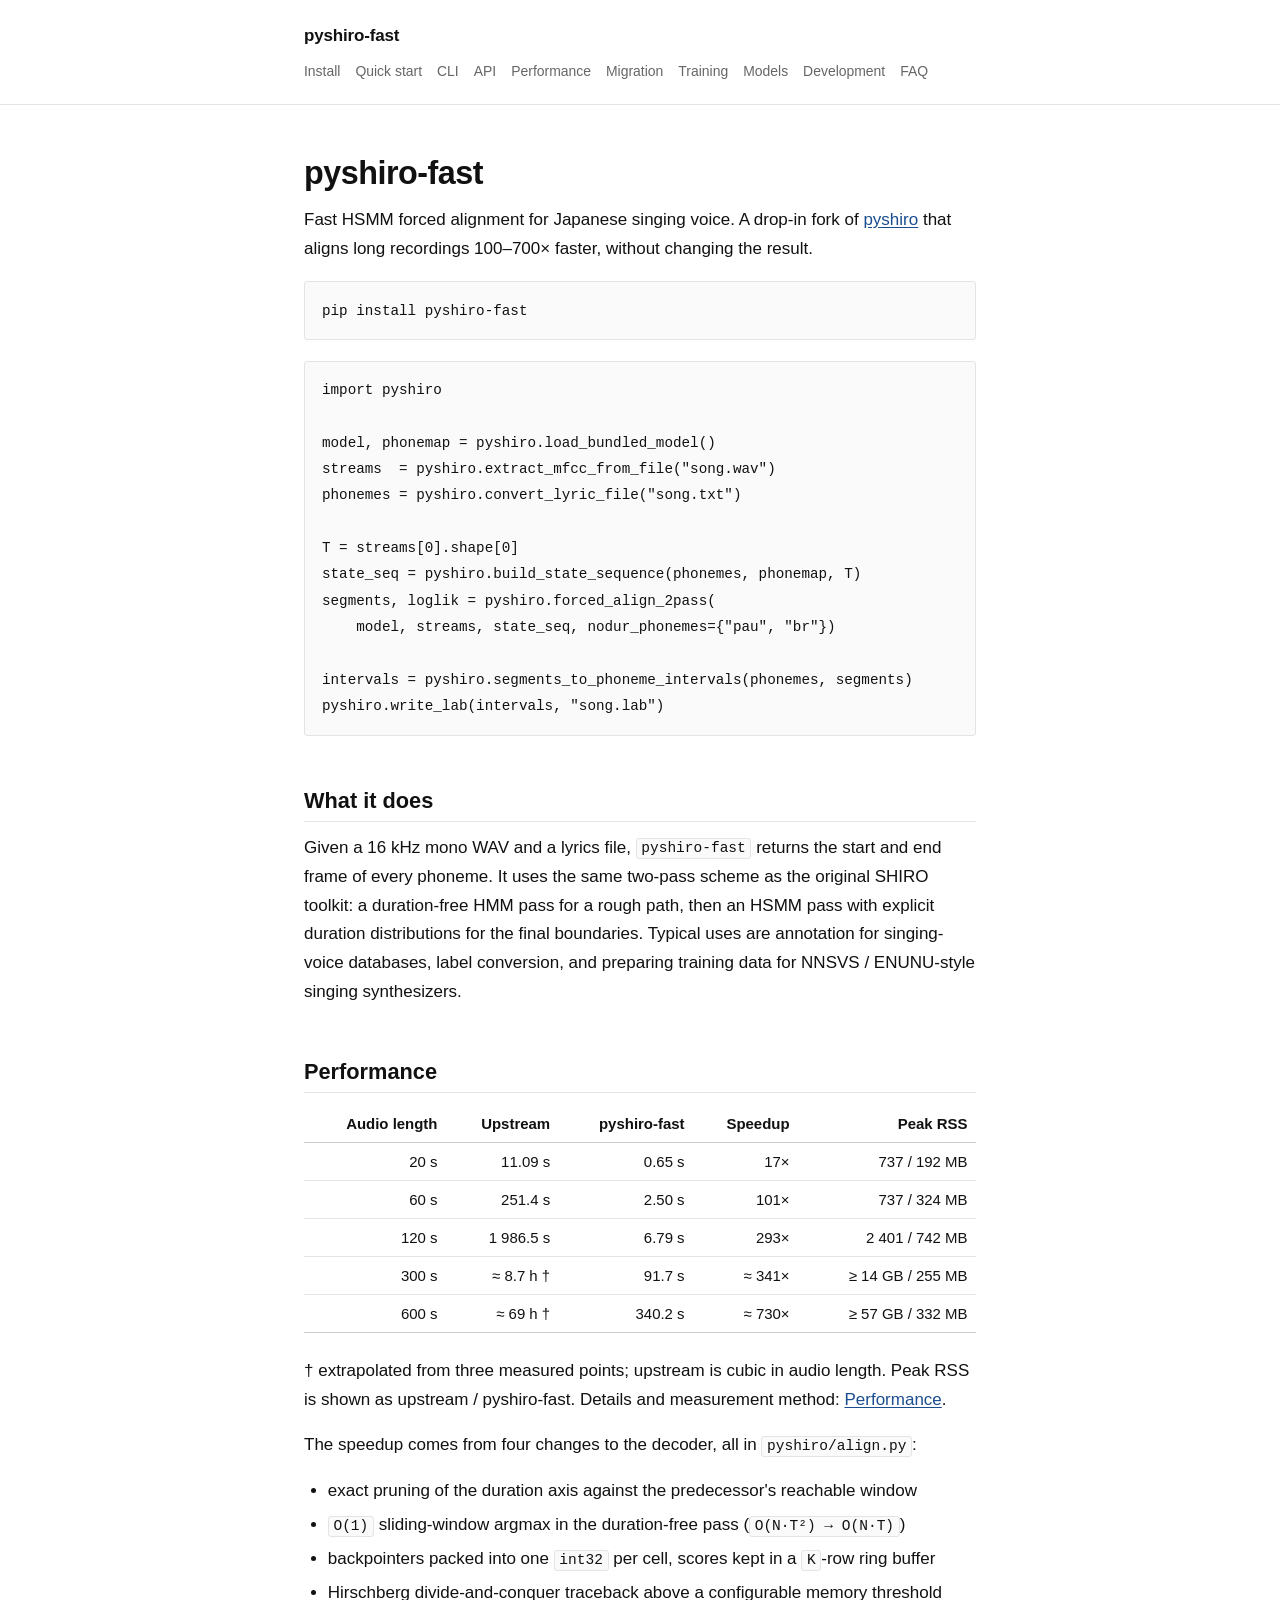
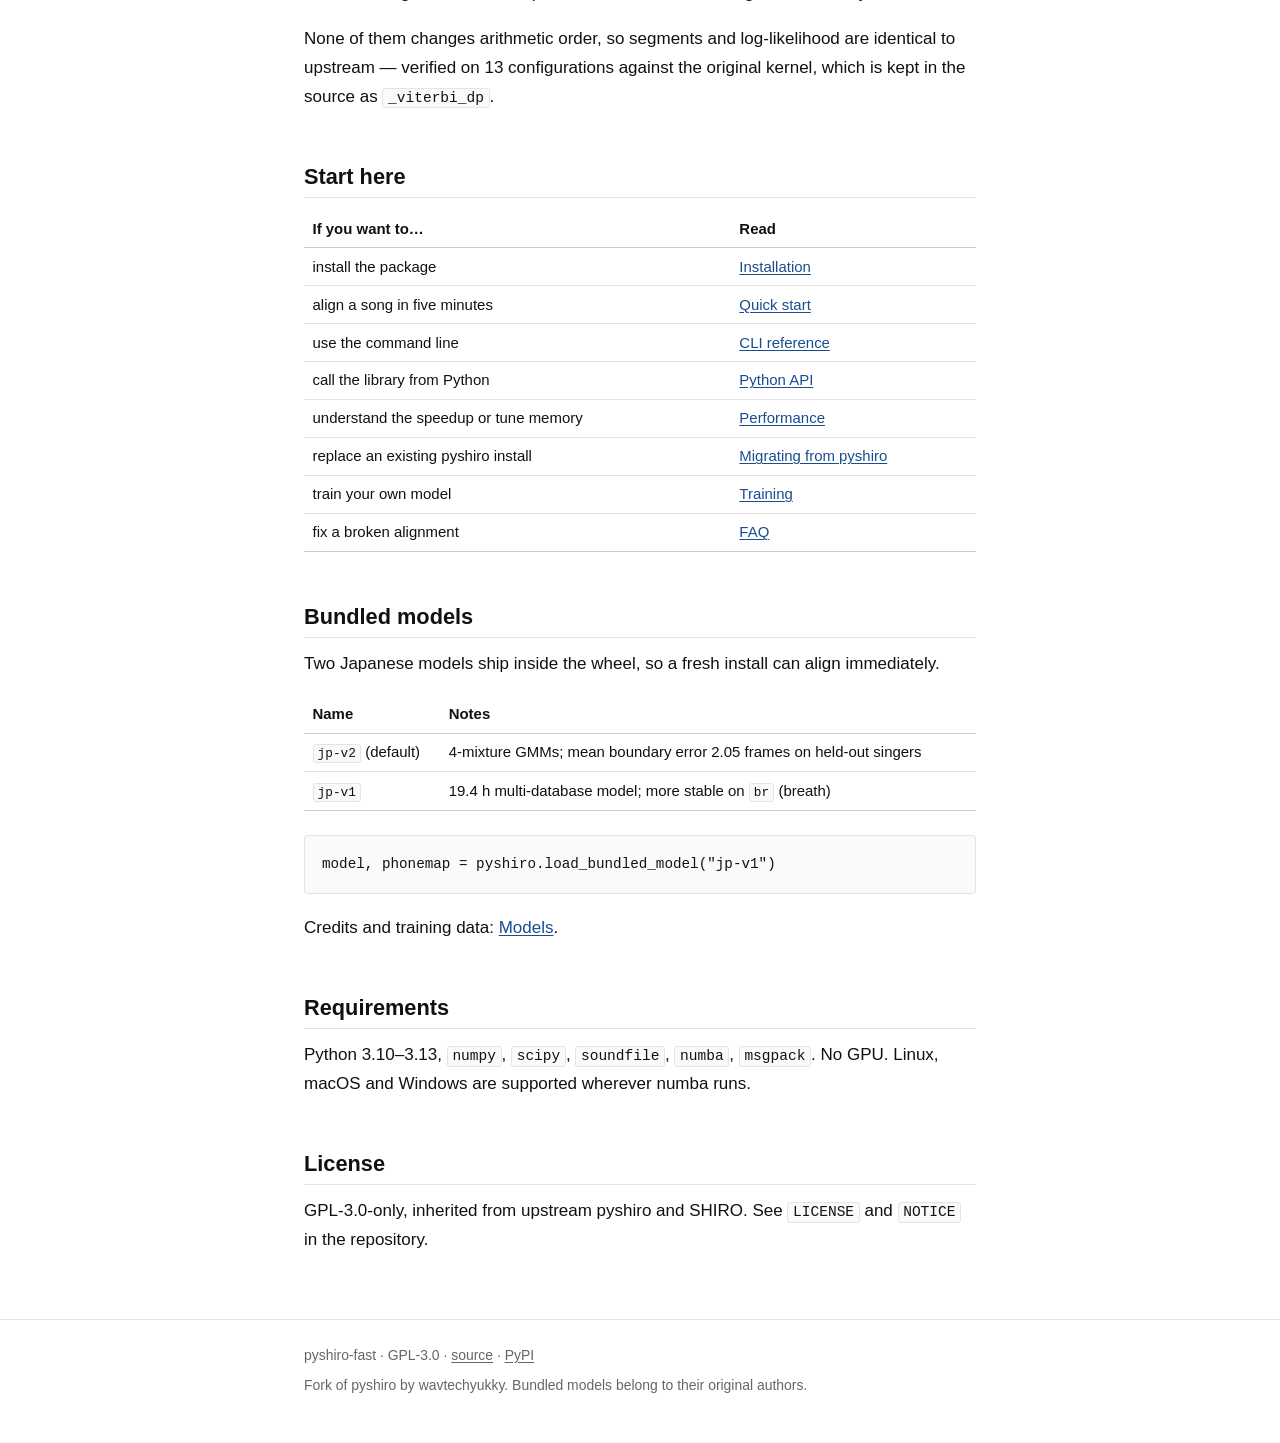
<file: docs/index.html>
<!DOCTYPE html>
<html lang="en">
<head>
<meta charset="utf-8">
<meta name="viewport" content="width=device-width, initial-scale=1">
<title>pyshiro-fast</title>
<meta name="description" content="Fast HSMM forced alignment for Japanese singing voice. A drop-in pyshiro fork, 100-700x faster on long audio, identical output.">
<link rel="stylesheet" href="style.css">
</head>
<body>
<header class="site-header">
  <div class="wrap">
    <a class="site-name" href="index.html">pyshiro-fast</a>
    <nav>
      <a href="installation.html">Install</a>
      <a href="quickstart.html">Quick start</a>
      <a href="cli.html">CLI</a>
      <a href="api.html">API</a>
      <a href="performance.html">Performance</a>
      <a href="migration.html">Migration</a>
      <a href="training.html">Training</a>
      <a href="models.html">Models</a>
      <a href="development.html">Development</a>
      <a href="faq.html">FAQ</a>
    </nav>
  </div>
</header>
<main class="wrap">
<h1>pyshiro-fast</h1>
<p>Fast HSMM forced alignment for Japanese singing voice. A drop-in fork of
<a href="https://github.com/wavtechyukky/pyshiro">pyshiro</a> that aligns long recordings
100–700× faster, without changing the result.</p>
<pre><code class="language-bash">pip install pyshiro-fast
</code></pre>
<pre><code class="language-python">import pyshiro

model, phonemap = pyshiro.load_bundled_model()
streams  = pyshiro.extract_mfcc_from_file(&quot;song.wav&quot;)
phonemes = pyshiro.convert_lyric_file(&quot;song.txt&quot;)

T = streams[0].shape[0]
state_seq = pyshiro.build_state_sequence(phonemes, phonemap, T)
segments, loglik = pyshiro.forced_align_2pass(
    model, streams, state_seq, nodur_phonemes={&quot;pau&quot;, &quot;br&quot;})

intervals = pyshiro.segments_to_phoneme_intervals(phonemes, segments)
pyshiro.write_lab(intervals, &quot;song.lab&quot;)
</code></pre>
<h2>What it does</h2>
<p>Given a 16 kHz mono WAV and a lyrics file, <code>pyshiro-fast</code> returns the start and end
frame of every phoneme. It uses the same two-pass scheme as the original SHIRO
toolkit: a duration-free HMM pass for a rough path, then an HSMM pass with explicit
duration distributions for the final boundaries. Typical uses are annotation for
singing-voice databases, label conversion, and preparing training data for
NNSVS / ENUNU-style singing synthesizers.</p>
<h2>Performance</h2>
<div class="table-wrap"><table>
<thead>
<tr>
<th style="text-align: right;">Audio length</th>
<th style="text-align: right;">Upstream</th>
<th style="text-align: right;">pyshiro-fast</th>
<th style="text-align: right;">Speedup</th>
<th style="text-align: right;">Peak RSS</th>
</tr>
</thead>
<tbody>
<tr>
<td style="text-align: right;">20 s</td>
<td style="text-align: right;">11.09 s</td>
<td style="text-align: right;">0.65 s</td>
<td style="text-align: right;">17×</td>
<td style="text-align: right;">737 / 192 MB</td>
</tr>
<tr>
<td style="text-align: right;">60 s</td>
<td style="text-align: right;">251.4 s</td>
<td style="text-align: right;">2.50 s</td>
<td style="text-align: right;">101×</td>
<td style="text-align: right;">737 / 324 MB</td>
</tr>
<tr>
<td style="text-align: right;">120 s</td>
<td style="text-align: right;">1 986.5 s</td>
<td style="text-align: right;">6.79 s</td>
<td style="text-align: right;">293×</td>
<td style="text-align: right;">2 401 / 742 MB</td>
</tr>
<tr>
<td style="text-align: right;">300 s</td>
<td style="text-align: right;">≈ 8.7 h †</td>
<td style="text-align: right;">91.7 s</td>
<td style="text-align: right;">≈ 341×</td>
<td style="text-align: right;">≥ 14 GB / 255 MB</td>
</tr>
<tr>
<td style="text-align: right;">600 s</td>
<td style="text-align: right;">≈ 69 h †</td>
<td style="text-align: right;">340.2 s</td>
<td style="text-align: right;">≈ 730×</td>
<td style="text-align: right;">≥ 57 GB / 332 MB</td>
</tr>
</tbody>
</table></div>
<p>† extrapolated from three measured points; upstream is cubic in audio length.
Peak RSS is shown as upstream / pyshiro-fast. Details and measurement method:
<a href="performance.html">Performance</a>.</p>
<p>The speedup comes from four changes to the decoder, all in <code>pyshiro/align.py</code>:</p>
<ul>
<li>exact pruning of the duration axis against the predecessor's reachable window</li>
<li><code>O(1)</code> sliding-window argmax in the duration-free pass (<code>O(N·T²) → O(N·T)</code>)</li>
<li>backpointers packed into one <code>int32</code> per cell, scores kept in a <code>K</code>-row ring buffer</li>
<li>Hirschberg divide-and-conquer traceback above a configurable memory threshold</li>
</ul>
<p>None of them changes arithmetic order, so segments and log-likelihood are identical to
upstream — verified on 13 configurations against the original kernel, which is kept in
the source as <code>_viterbi_dp</code>.</p>
<h2>Start here</h2>
<div class="table-wrap"><table>
<thead>
<tr>
<th>If you want to…</th>
<th>Read</th>
</tr>
</thead>
<tbody>
<tr>
<td>install the package</td>
<td><a href="installation.html">Installation</a></td>
</tr>
<tr>
<td>align a song in five minutes</td>
<td><a href="quickstart.html">Quick start</a></td>
</tr>
<tr>
<td>use the command line</td>
<td><a href="cli.html">CLI reference</a></td>
</tr>
<tr>
<td>call the library from Python</td>
<td><a href="api.html">Python API</a></td>
</tr>
<tr>
<td>understand the speedup or tune memory</td>
<td><a href="performance.html">Performance</a></td>
</tr>
<tr>
<td>replace an existing pyshiro install</td>
<td><a href="migration.html">Migrating from pyshiro</a></td>
</tr>
<tr>
<td>train your own model</td>
<td><a href="training.html">Training</a></td>
</tr>
<tr>
<td>fix a broken alignment</td>
<td><a href="faq.html">FAQ</a></td>
</tr>
</tbody>
</table></div>
<h2>Bundled models</h2>
<p>Two Japanese models ship inside the wheel, so a fresh install can align immediately.</p>
<div class="table-wrap"><table>
<thead>
<tr>
<th>Name</th>
<th>Notes</th>
</tr>
</thead>
<tbody>
<tr>
<td><code>jp-v2</code> (default)</td>
<td>4-mixture GMMs; mean boundary error 2.05 frames on held-out singers</td>
</tr>
<tr>
<td><code>jp-v1</code></td>
<td>19.4 h multi-database model; more stable on <code>br</code> (breath)</td>
</tr>
</tbody>
</table></div>
<pre><code class="language-python">model, phonemap = pyshiro.load_bundled_model(&quot;jp-v1&quot;)
</code></pre>
<p>Credits and training data: <a href="models.html">Models</a>.</p>
<h2>Requirements</h2>
<p>Python 3.10–3.13, <code>numpy</code>, <code>scipy</code>, <code>soundfile</code>, <code>numba</code>, <code>msgpack</code>. No GPU.
Linux, macOS and Windows are supported wherever numba runs.</p>
<h2>License</h2>
<p>GPL-3.0-only, inherited from upstream pyshiro and SHIRO. See <code>LICENSE</code> and <code>NOTICE</code>
in the repository.</p>
</main>
<footer class="site-footer">
  <div class="wrap">
    <p>pyshiro-fast · GPL-3.0 · <a href="https://github.com/henley04/pyshiro-fast">source</a> ·
       <a href="https://pypi.org/project/pyshiro-fast/">PyPI</a></p>
    <p class="muted">Fork of pyshiro by wavtechyukky. Bundled models belong to their
       original authors.</p>
  </div>
</footer>
</body>
</html>
</file>
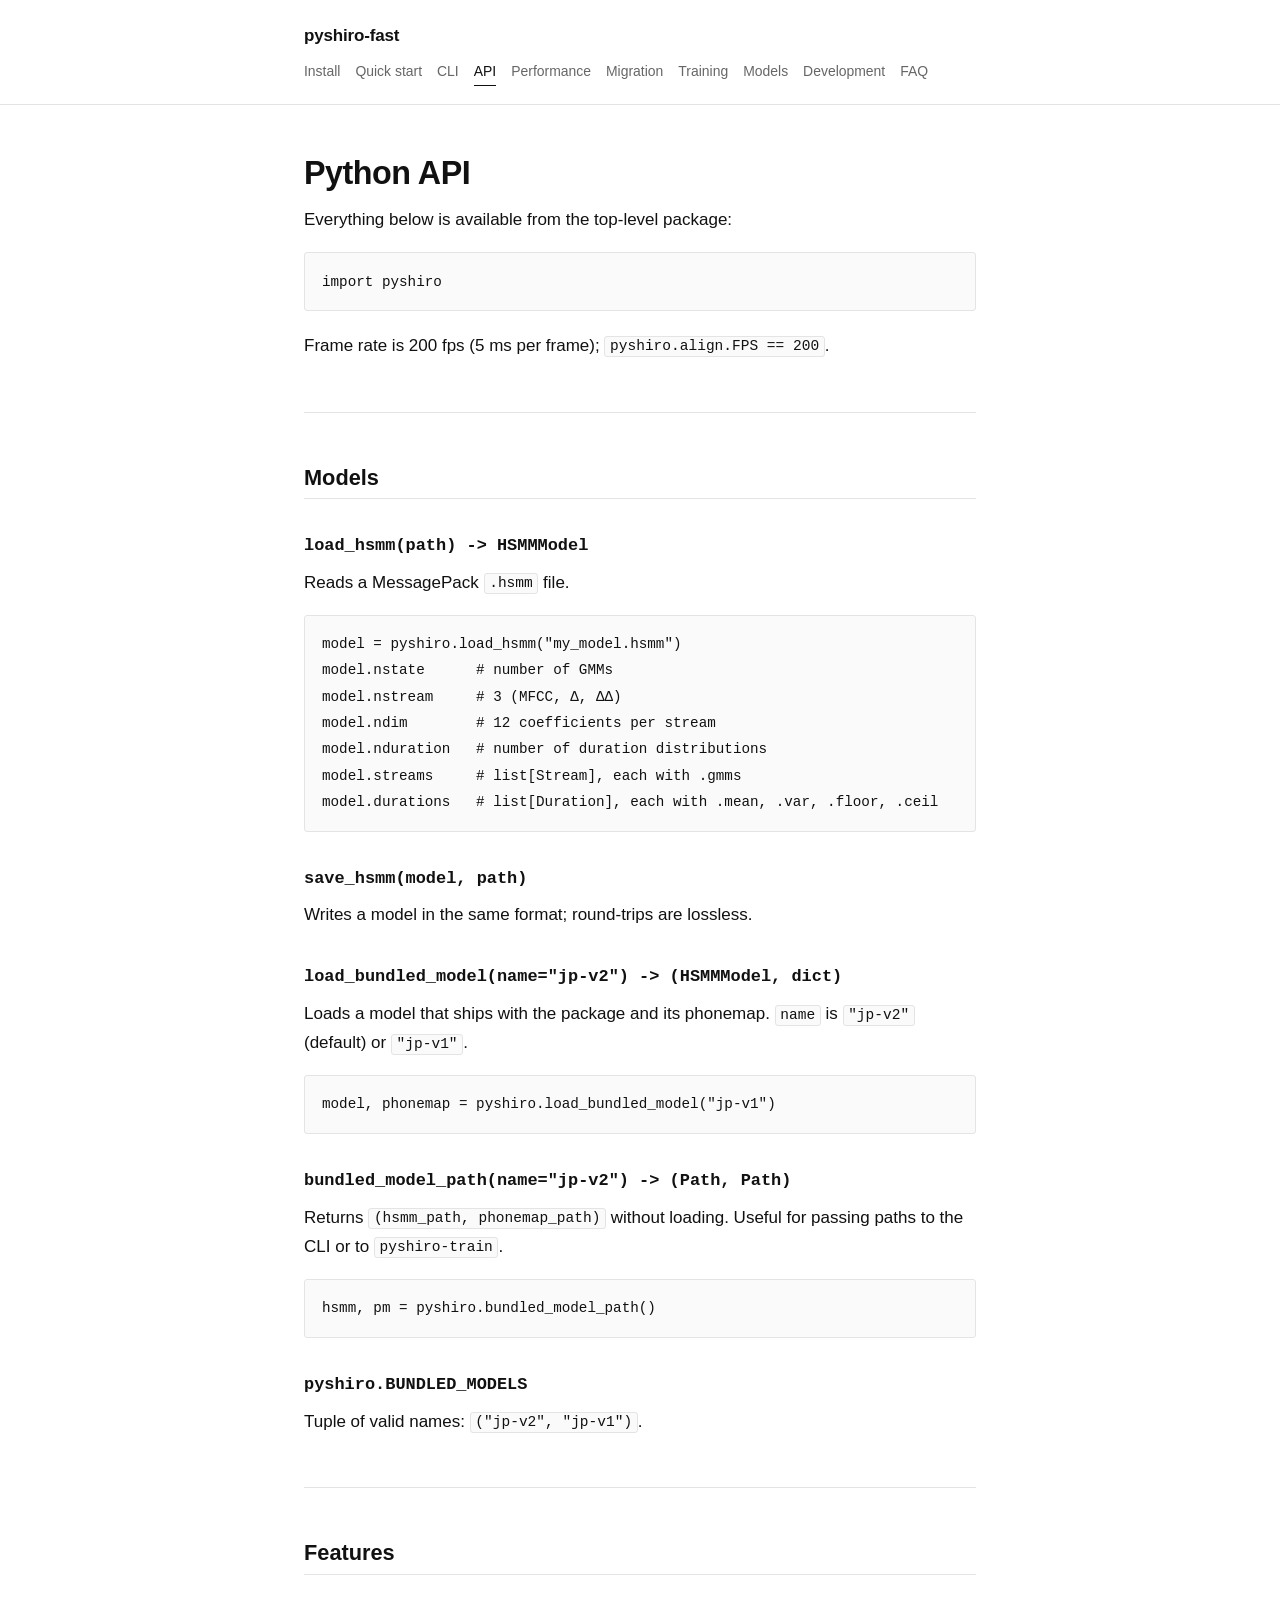
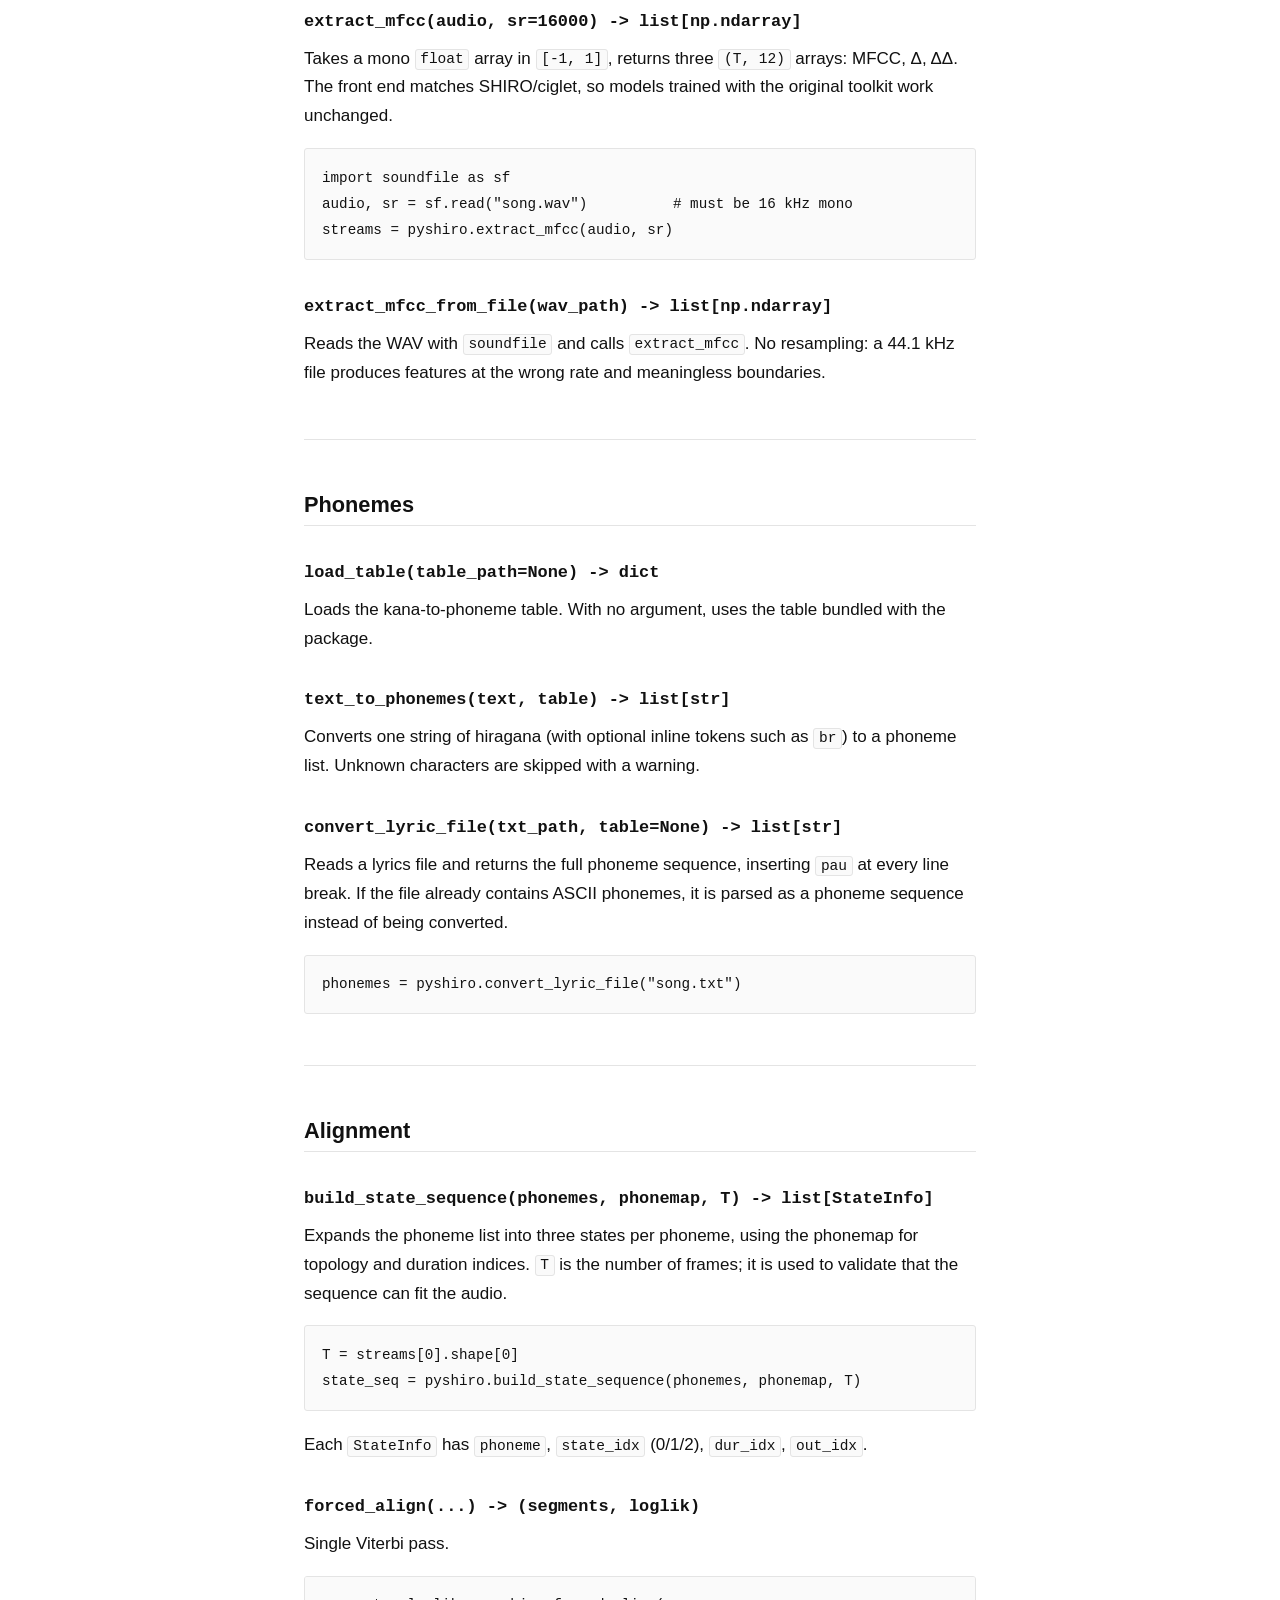
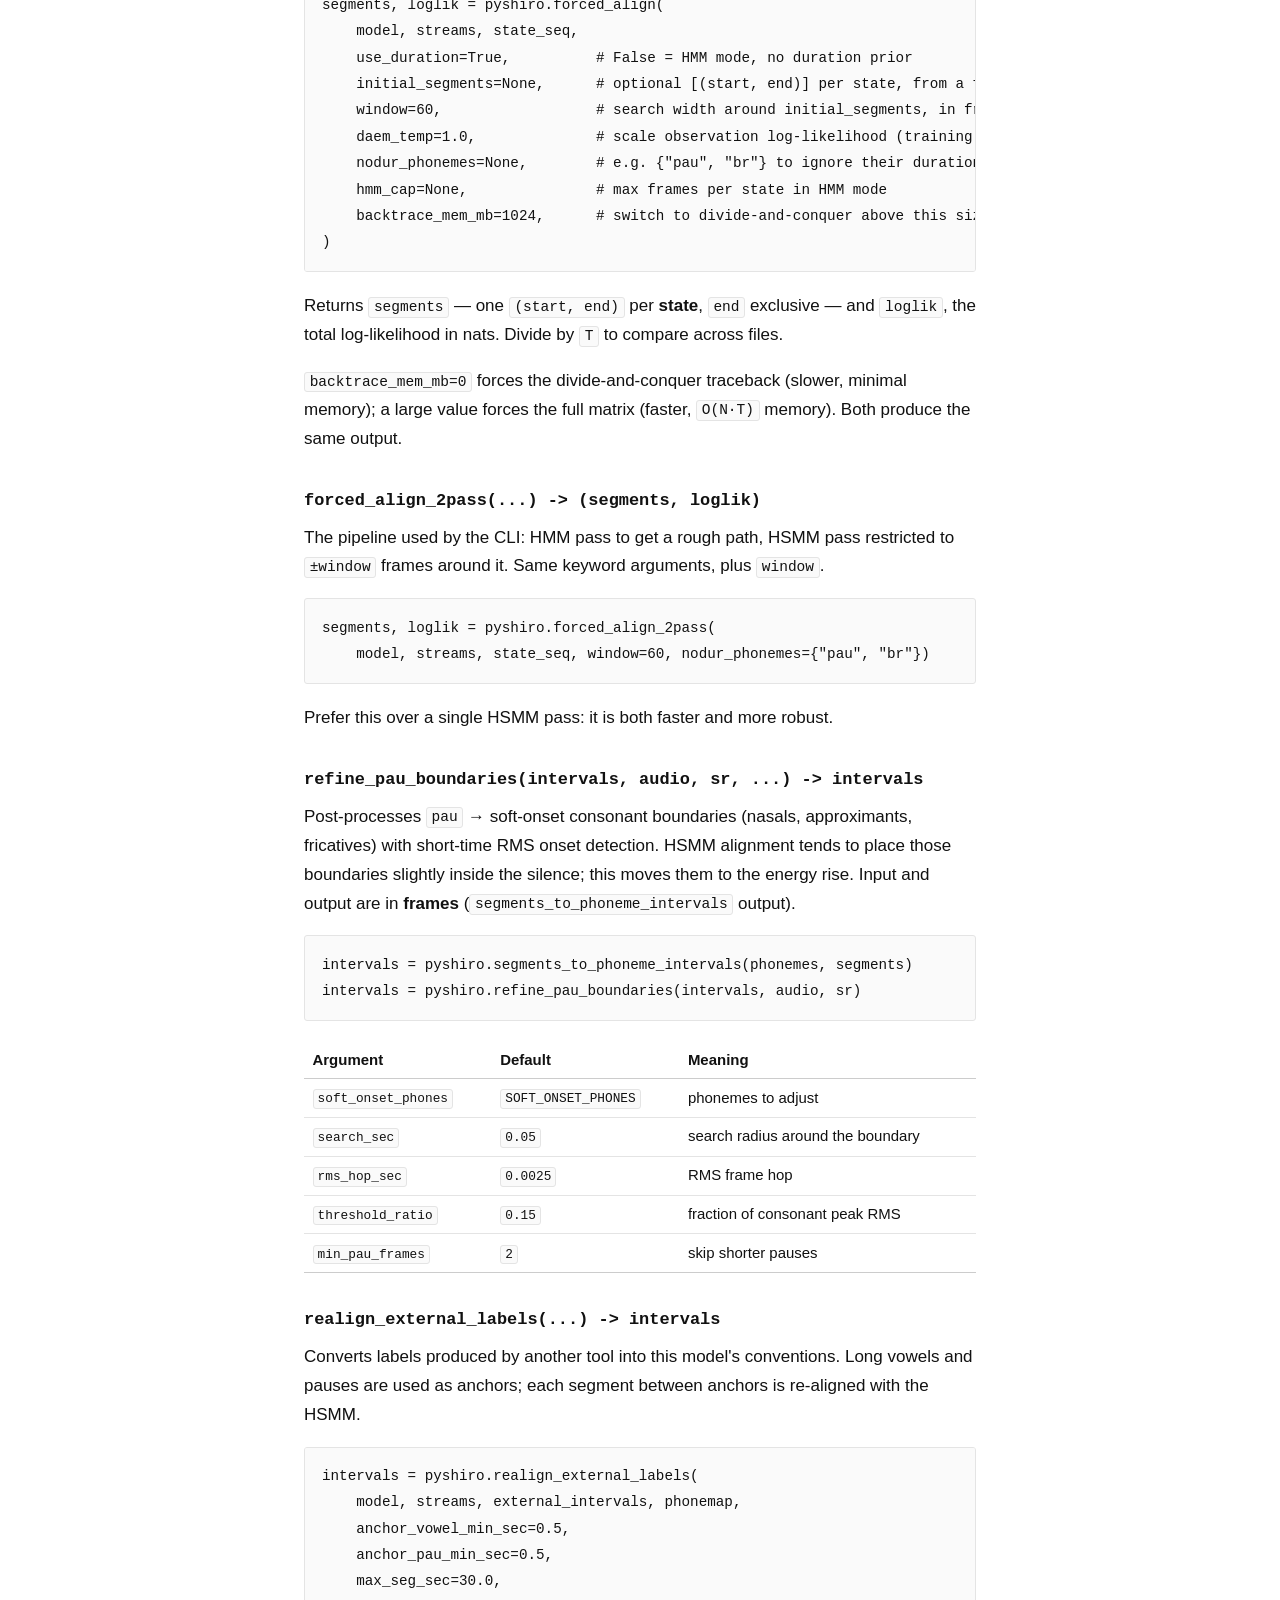
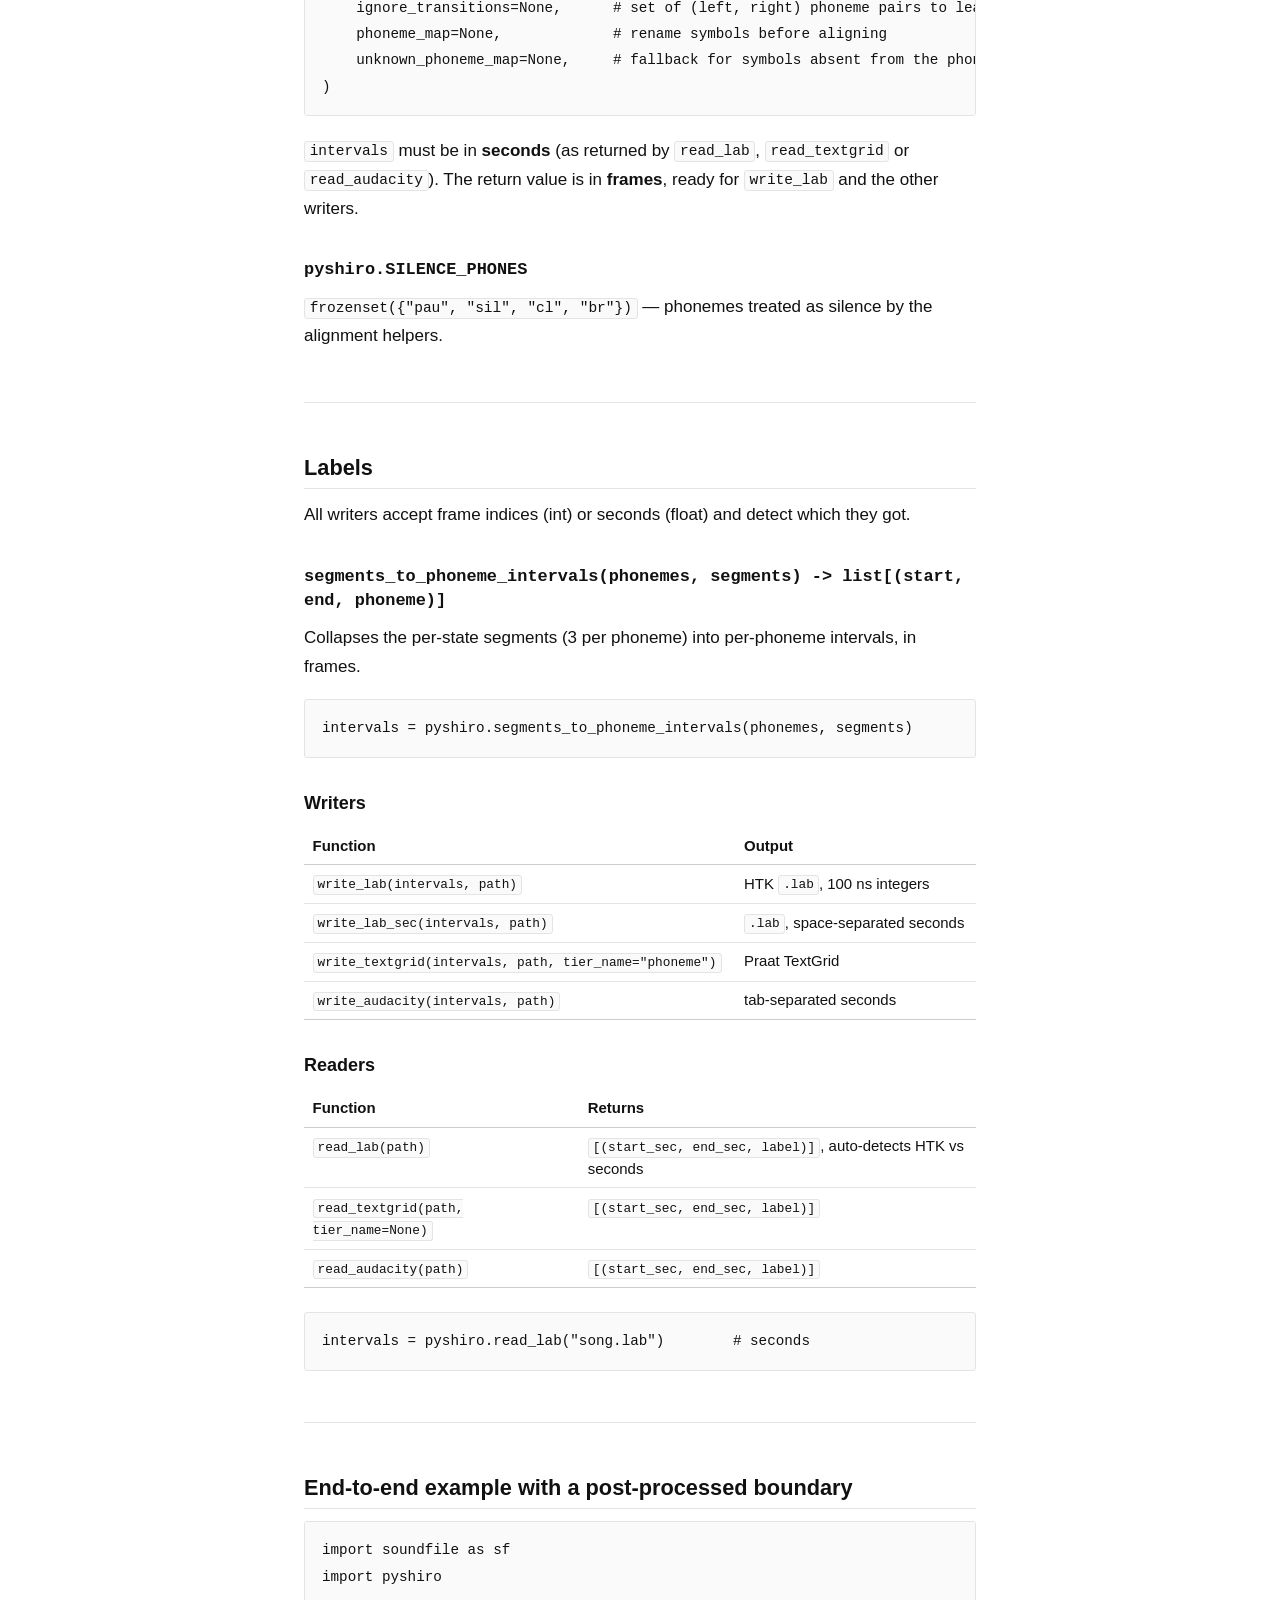
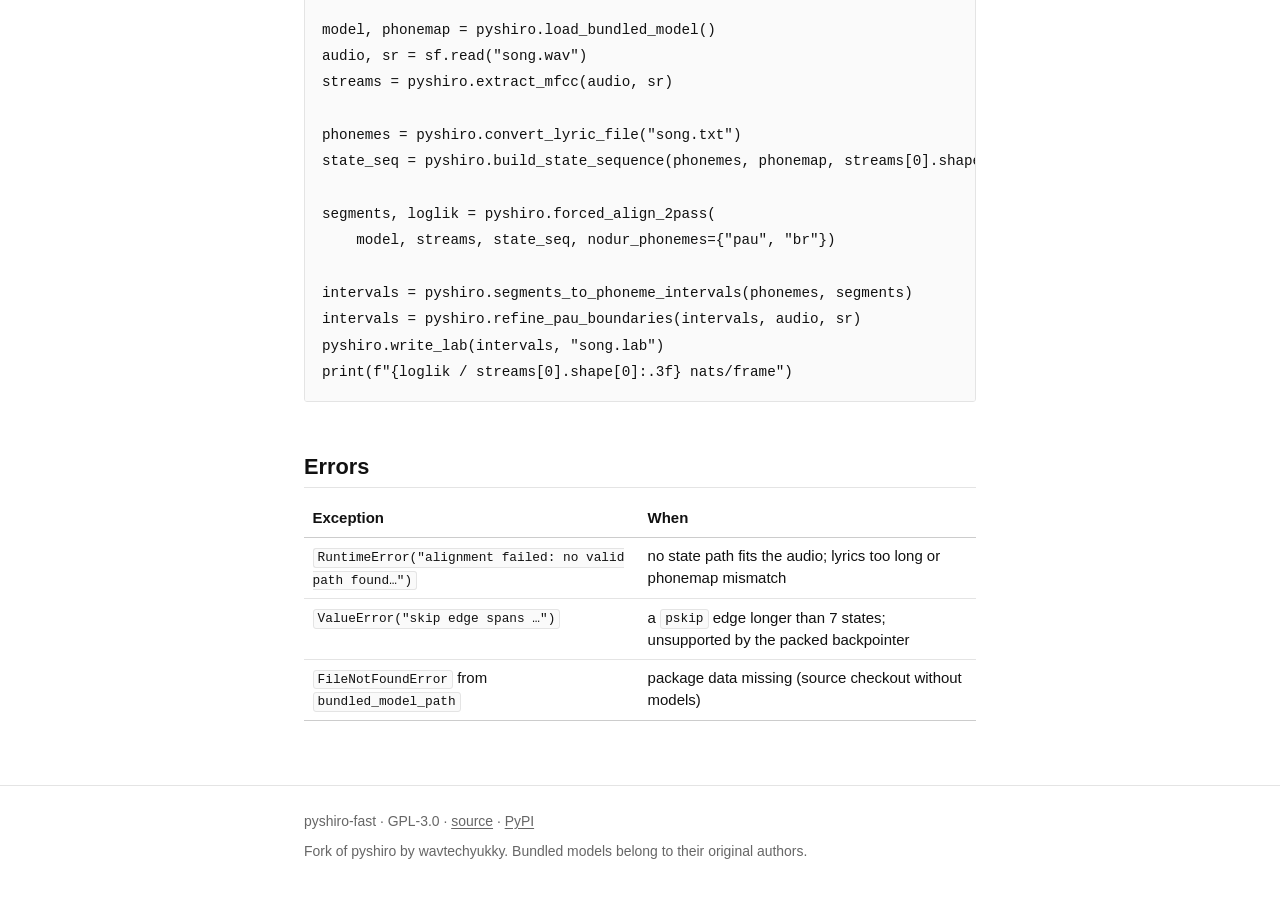
<file: docs/api.html>
<!DOCTYPE html>
<html lang="en">
<head>
<meta charset="utf-8">
<meta name="viewport" content="width=device-width, initial-scale=1">
<title>Python API · pyshiro-fast</title>
<meta name="description" content="Fast HSMM forced alignment for Japanese singing voice. A drop-in pyshiro fork, 100-700x faster on long audio, identical output.">
<link rel="stylesheet" href="style.css">
</head>
<body>
<header class="site-header">
  <div class="wrap">
    <a class="site-name" href="index.html">pyshiro-fast</a>
    <nav>
      <a href="installation.html">Install</a>
      <a href="quickstart.html">Quick start</a>
      <a href="cli.html">CLI</a>
      <a href="api.html" aria-current="page">API</a>
      <a href="performance.html">Performance</a>
      <a href="migration.html">Migration</a>
      <a href="training.html">Training</a>
      <a href="models.html">Models</a>
      <a href="development.html">Development</a>
      <a href="faq.html">FAQ</a>
    </nav>
  </div>
</header>
<main class="wrap">
<h1>Python API</h1>
<p>Everything below is available from the top-level package:</p>
<pre><code class="language-python">import pyshiro
</code></pre>
<p>Frame rate is 200 fps (5 ms per frame); <code>pyshiro.align.FPS == 200</code>.</p>
<hr>
<h2>Models</h2>
<h3><code>load_hsmm(path) -&gt; HSMMModel</code></h3>
<p>Reads a MessagePack <code>.hsmm</code> file.</p>
<pre><code class="language-python">model = pyshiro.load_hsmm(&quot;my_model.hsmm&quot;)
model.nstate      # number of GMMs
model.nstream     # 3 (MFCC, Δ, ΔΔ)
model.ndim        # 12 coefficients per stream
model.nduration   # number of duration distributions
model.streams     # list[Stream], each with .gmms
model.durations   # list[Duration], each with .mean, .var, .floor, .ceil
</code></pre>
<h3><code>save_hsmm(model, path)</code></h3>
<p>Writes a model in the same format; round-trips are lossless.</p>
<h3><code>load_bundled_model(name="jp-v2") -&gt; (HSMMModel, dict)</code></h3>
<p>Loads a model that ships with the package and its phonemap. <code>name</code> is <code>"jp-v2"</code>
(default) or <code>"jp-v1"</code>.</p>
<pre><code class="language-python">model, phonemap = pyshiro.load_bundled_model(&quot;jp-v1&quot;)
</code></pre>
<h3><code>bundled_model_path(name="jp-v2") -&gt; (Path, Path)</code></h3>
<p>Returns <code>(hsmm_path, phonemap_path)</code> without loading. Useful for passing paths to the
CLI or to <code>pyshiro-train</code>.</p>
<pre><code class="language-python">hsmm, pm = pyshiro.bundled_model_path()
</code></pre>
<h3><code>pyshiro.BUNDLED_MODELS</code></h3>
<p>Tuple of valid names: <code>("jp-v2", "jp-v1")</code>.</p>
<hr>
<h2>Features</h2>
<h3><code>extract_mfcc(audio, sr=16000) -&gt; list[np.ndarray]</code></h3>
<p>Takes a mono <code>float</code> array in <code>[-1, 1]</code>, returns three <code>(T, 12)</code> arrays: MFCC, Δ, ΔΔ.
The front end matches SHIRO/ciglet, so models trained with the original toolkit work
unchanged.</p>
<pre><code class="language-python">import soundfile as sf
audio, sr = sf.read(&quot;song.wav&quot;)          # must be 16 kHz mono
streams = pyshiro.extract_mfcc(audio, sr)
</code></pre>
<h3><code>extract_mfcc_from_file(wav_path) -&gt; list[np.ndarray]</code></h3>
<p>Reads the WAV with <code>soundfile</code> and calls <code>extract_mfcc</code>. No resampling: a 44.1 kHz file
produces features at the wrong rate and meaningless boundaries.</p>
<hr>
<h2>Phonemes</h2>
<h3><code>load_table(table_path=None) -&gt; dict</code></h3>
<p>Loads the kana-to-phoneme table. With no argument, uses the table bundled with the
package.</p>
<h3><code>text_to_phonemes(text, table) -&gt; list[str]</code></h3>
<p>Converts one string of hiragana (with optional inline tokens such as <code>br</code>) to a phoneme
list. Unknown characters are skipped with a warning.</p>
<h3><code>convert_lyric_file(txt_path, table=None) -&gt; list[str]</code></h3>
<p>Reads a lyrics file and returns the full phoneme sequence, inserting <code>pau</code> at every line
break. If the file already contains ASCII phonemes, it is parsed as a phoneme sequence
instead of being converted.</p>
<pre><code class="language-python">phonemes = pyshiro.convert_lyric_file(&quot;song.txt&quot;)
</code></pre>
<hr>
<h2>Alignment</h2>
<h3><code>build_state_sequence(phonemes, phonemap, T) -&gt; list[StateInfo]</code></h3>
<p>Expands the phoneme list into three states per phoneme, using the phonemap for topology
and duration indices. <code>T</code> is the number of frames; it is used to validate that the
sequence can fit the audio.</p>
<pre><code class="language-python">T = streams[0].shape[0]
state_seq = pyshiro.build_state_sequence(phonemes, phonemap, T)
</code></pre>
<p>Each <code>StateInfo</code> has <code>phoneme</code>, <code>state_idx</code> (0/1/2), <code>dur_idx</code>, <code>out_idx</code>.</p>
<h3><code>forced_align(...) -&gt; (segments, loglik)</code></h3>
<p>Single Viterbi pass.</p>
<pre><code class="language-python">segments, loglik = pyshiro.forced_align(
    model, streams, state_seq,
    use_duration=True,          # False = HMM mode, no duration prior
    initial_segments=None,      # optional [(start, end)] per state, from a first pass
    window=60,                  # search width around initial_segments, in frames
    daem_temp=1.0,              # scale observation log-likelihood (training only)
    nodur_phonemes=None,        # e.g. {&quot;pau&quot;, &quot;br&quot;} to ignore their duration models
    hmm_cap=None,               # max frames per state in HMM mode
    backtrace_mem_mb=1024,      # switch to divide-and-conquer above this size
)
</code></pre>
<p>Returns <code>segments</code> — one <code>(start, end)</code> per <strong>state</strong>, <code>end</code> exclusive — and <code>loglik</code>,
the total log-likelihood in nats. Divide by <code>T</code> to compare across files.</p>
<p><code>backtrace_mem_mb=0</code> forces the divide-and-conquer traceback (slower, minimal memory);
a large value forces the full matrix (faster, <code>O(N·T)</code> memory). Both produce the same
output.</p>
<h3><code>forced_align_2pass(...) -&gt; (segments, loglik)</code></h3>
<p>The pipeline used by the CLI: HMM pass to get a rough path, HSMM pass restricted to
<code>±window</code> frames around it. Same keyword arguments, plus <code>window</code>.</p>
<pre><code class="language-python">segments, loglik = pyshiro.forced_align_2pass(
    model, streams, state_seq, window=60, nodur_phonemes={&quot;pau&quot;, &quot;br&quot;})
</code></pre>
<p>Prefer this over a single HSMM pass: it is both faster and more robust.</p>
<h3><code>refine_pau_boundaries(intervals, audio, sr, ...) -&gt; intervals</code></h3>
<p>Post-processes <code>pau</code> → soft-onset consonant boundaries (nasals, approximants,
fricatives) with short-time RMS onset detection. HSMM alignment tends to place those
boundaries slightly inside the silence; this moves them to the energy rise.
Input and output are in <strong>frames</strong> (<code>segments_to_phoneme_intervals</code> output).</p>
<pre><code class="language-python">intervals = pyshiro.segments_to_phoneme_intervals(phonemes, segments)
intervals = pyshiro.refine_pau_boundaries(intervals, audio, sr)
</code></pre>
<div class="table-wrap"><table>
<thead>
<tr>
<th>Argument</th>
<th>Default</th>
<th>Meaning</th>
</tr>
</thead>
<tbody>
<tr>
<td><code>soft_onset_phones</code></td>
<td><code>SOFT_ONSET_PHONES</code></td>
<td>phonemes to adjust</td>
</tr>
<tr>
<td><code>search_sec</code></td>
<td><code>0.05</code></td>
<td>search radius around the boundary</td>
</tr>
<tr>
<td><code>rms_hop_sec</code></td>
<td><code>0.0025</code></td>
<td>RMS frame hop</td>
</tr>
<tr>
<td><code>threshold_ratio</code></td>
<td><code>0.15</code></td>
<td>fraction of consonant peak RMS</td>
</tr>
<tr>
<td><code>min_pau_frames</code></td>
<td><code>2</code></td>
<td>skip shorter pauses</td>
</tr>
</tbody>
</table></div>
<h3><code>realign_external_labels(...) -&gt; intervals</code></h3>
<p>Converts labels produced by another tool into this model's conventions. Long vowels and
pauses are used as anchors; each segment between anchors is re-aligned with the HSMM.</p>
<pre><code class="language-python">intervals = pyshiro.realign_external_labels(
    model, streams, external_intervals, phonemap,
    anchor_vowel_min_sec=0.5,
    anchor_pau_min_sec=0.5,
    max_seg_sec=30.0,
    ignore_transitions=None,      # set of (left, right) phoneme pairs to leave alone
    phoneme_map=None,             # rename symbols before aligning
    unknown_phoneme_map=None,     # fallback for symbols absent from the phonemap
)
</code></pre>
<p><code>intervals</code> must be in <strong>seconds</strong> (as returned by <code>read_lab</code>, <code>read_textgrid</code> or
<code>read_audacity</code>). The return value is in <strong>frames</strong>, ready for <code>write_lab</code> and the other
writers.</p>
<h3><code>pyshiro.SILENCE_PHONES</code></h3>
<p><code>frozenset({"pau", "sil", "cl", "br"})</code> — phonemes treated as silence by the alignment
helpers.</p>
<hr>
<h2>Labels</h2>
<p>All writers accept frame indices (int) or seconds (float) and detect which they got.</p>
<h3><code>segments_to_phoneme_intervals(phonemes, segments) -&gt; list[(start, end, phoneme)]</code></h3>
<p>Collapses the per-state segments (3 per phoneme) into per-phoneme intervals, in frames.</p>
<pre><code class="language-python">intervals = pyshiro.segments_to_phoneme_intervals(phonemes, segments)
</code></pre>
<h3>Writers</h3>
<div class="table-wrap"><table>
<thead>
<tr>
<th>Function</th>
<th>Output</th>
</tr>
</thead>
<tbody>
<tr>
<td><code>write_lab(intervals, path)</code></td>
<td>HTK <code>.lab</code>, 100 ns integers</td>
</tr>
<tr>
<td><code>write_lab_sec(intervals, path)</code></td>
<td><code>.lab</code>, space-separated seconds</td>
</tr>
<tr>
<td><code>write_textgrid(intervals, path, tier_name="phoneme")</code></td>
<td>Praat TextGrid</td>
</tr>
<tr>
<td><code>write_audacity(intervals, path)</code></td>
<td>tab-separated seconds</td>
</tr>
</tbody>
</table></div>
<h3>Readers</h3>
<div class="table-wrap"><table>
<thead>
<tr>
<th>Function</th>
<th>Returns</th>
</tr>
</thead>
<tbody>
<tr>
<td><code>read_lab(path)</code></td>
<td><code>[(start_sec, end_sec, label)]</code>, auto-detects HTK vs seconds</td>
</tr>
<tr>
<td><code>read_textgrid(path, tier_name=None)</code></td>
<td><code>[(start_sec, end_sec, label)]</code></td>
</tr>
<tr>
<td><code>read_audacity(path)</code></td>
<td><code>[(start_sec, end_sec, label)]</code></td>
</tr>
</tbody>
</table></div>
<pre><code class="language-python">intervals = pyshiro.read_lab(&quot;song.lab&quot;)        # seconds
</code></pre>
<hr>
<h2>End-to-end example with a post-processed boundary</h2>
<pre><code class="language-python">import soundfile as sf
import pyshiro

model, phonemap = pyshiro.load_bundled_model()
audio, sr = sf.read(&quot;song.wav&quot;)
streams = pyshiro.extract_mfcc(audio, sr)

phonemes = pyshiro.convert_lyric_file(&quot;song.txt&quot;)
state_seq = pyshiro.build_state_sequence(phonemes, phonemap, streams[0].shape[0])

segments, loglik = pyshiro.forced_align_2pass(
    model, streams, state_seq, nodur_phonemes={&quot;pau&quot;, &quot;br&quot;})

intervals = pyshiro.segments_to_phoneme_intervals(phonemes, segments)
intervals = pyshiro.refine_pau_boundaries(intervals, audio, sr)
pyshiro.write_lab(intervals, &quot;song.lab&quot;)
print(f&quot;{loglik / streams[0].shape[0]:.3f} nats/frame&quot;)
</code></pre>
<h2>Errors</h2>
<div class="table-wrap"><table>
<thead>
<tr>
<th>Exception</th>
<th>When</th>
</tr>
</thead>
<tbody>
<tr>
<td><code>RuntimeError("alignment failed: no valid path found…")</code></td>
<td>no state path fits the audio; lyrics too long or phonemap mismatch</td>
</tr>
<tr>
<td><code>ValueError("skip edge spans …")</code></td>
<td>a <code>pskip</code> edge longer than 7 states; unsupported by the packed backpointer</td>
</tr>
<tr>
<td><code>FileNotFoundError</code> from <code>bundled_model_path</code></td>
<td>package data missing (source checkout without models)</td>
</tr>
</tbody>
</table></div>
</main>
<footer class="site-footer">
  <div class="wrap">
    <p>pyshiro-fast · GPL-3.0 · <a href="https://github.com/henley04/pyshiro-fast">source</a> ·
       <a href="https://pypi.org/project/pyshiro-fast/">PyPI</a></p>
    <p class="muted">Fork of pyshiro by wavtechyukky. Bundled models belong to their
       original authors.</p>
  </div>
</footer>
</body>
</html>
</file>
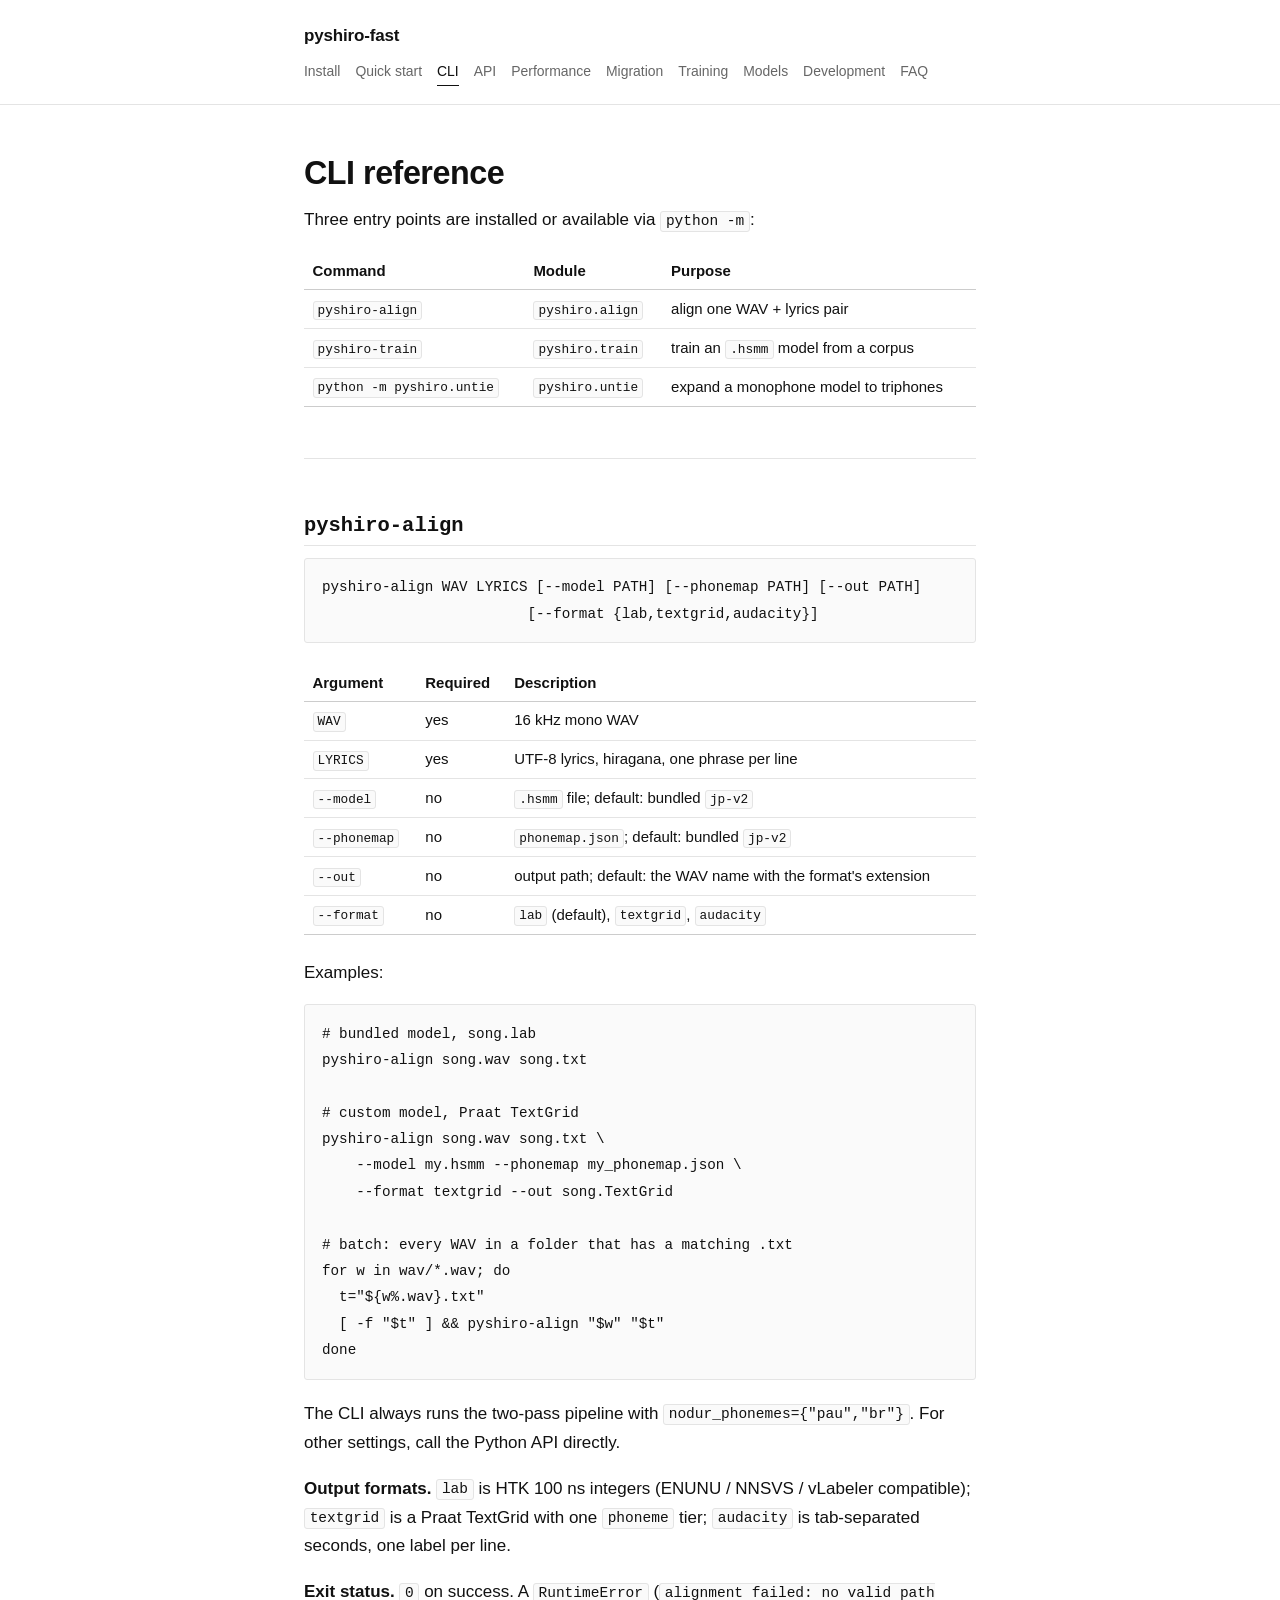
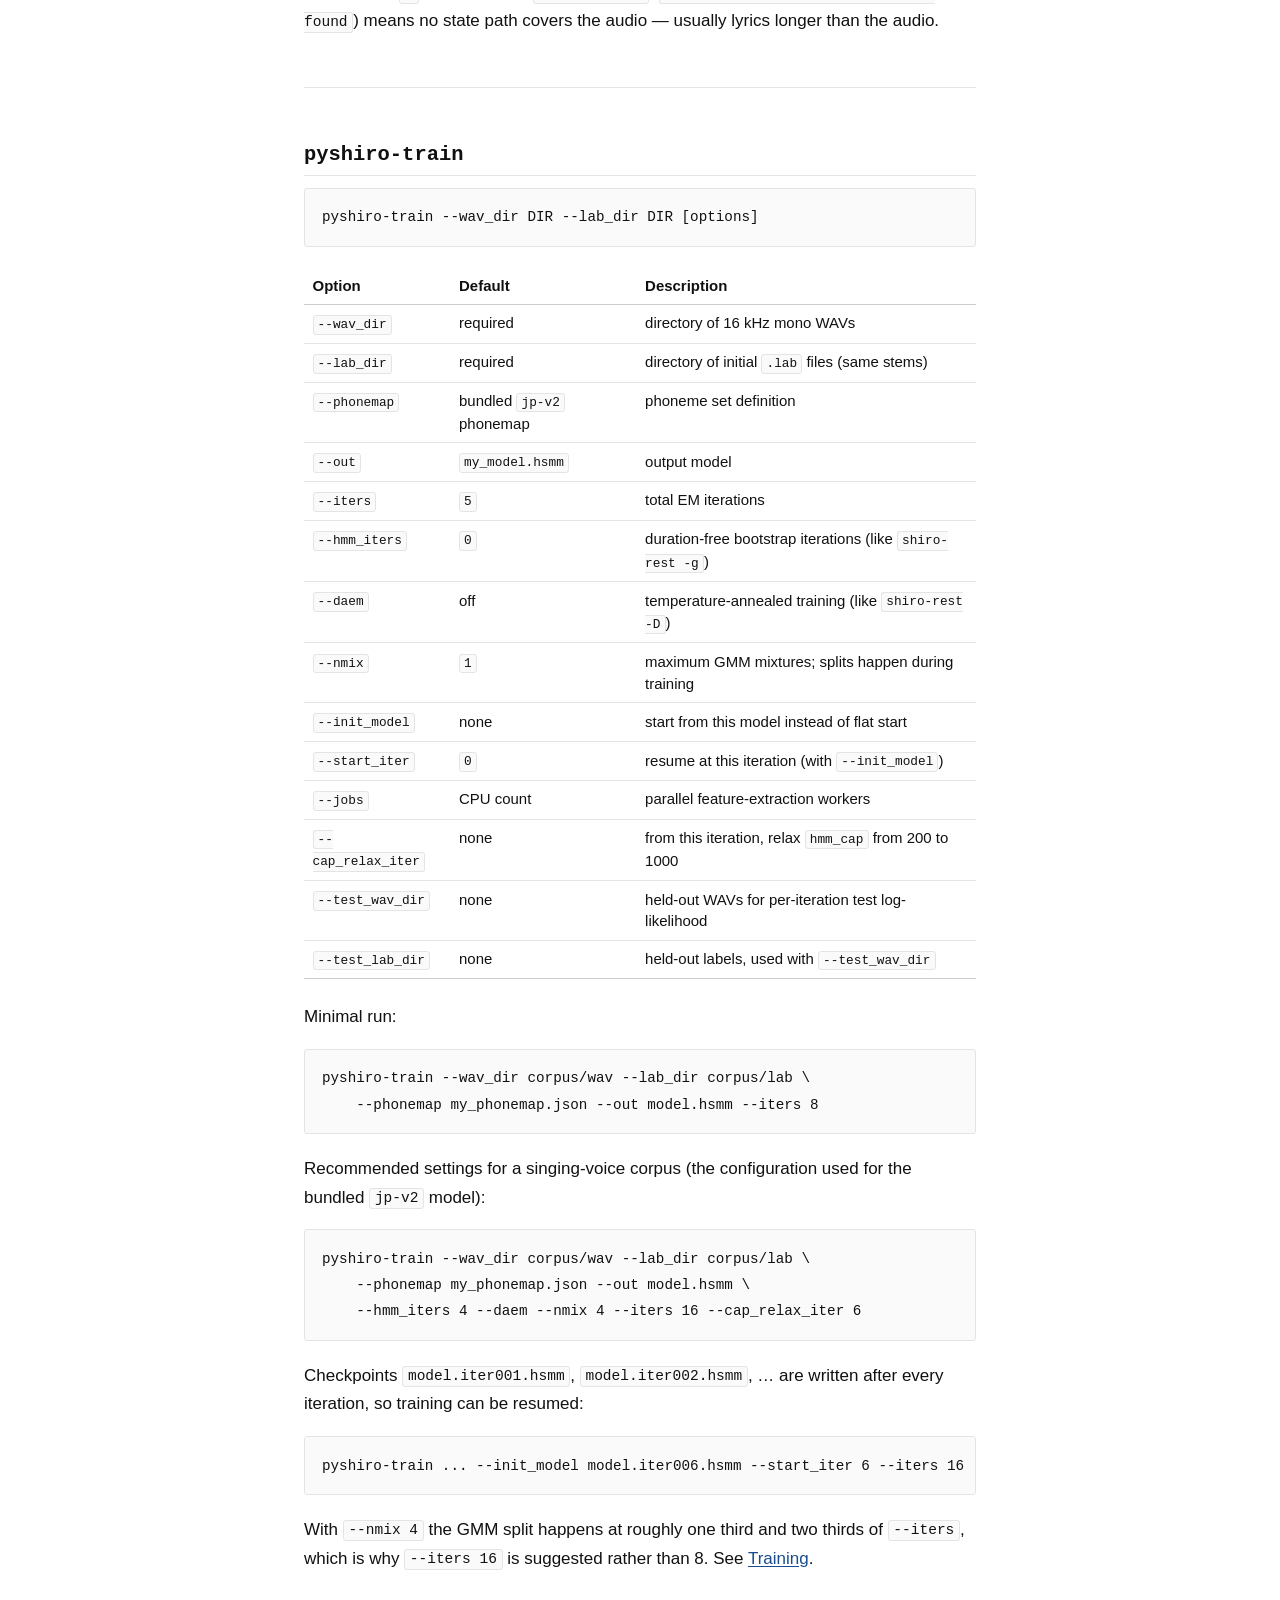
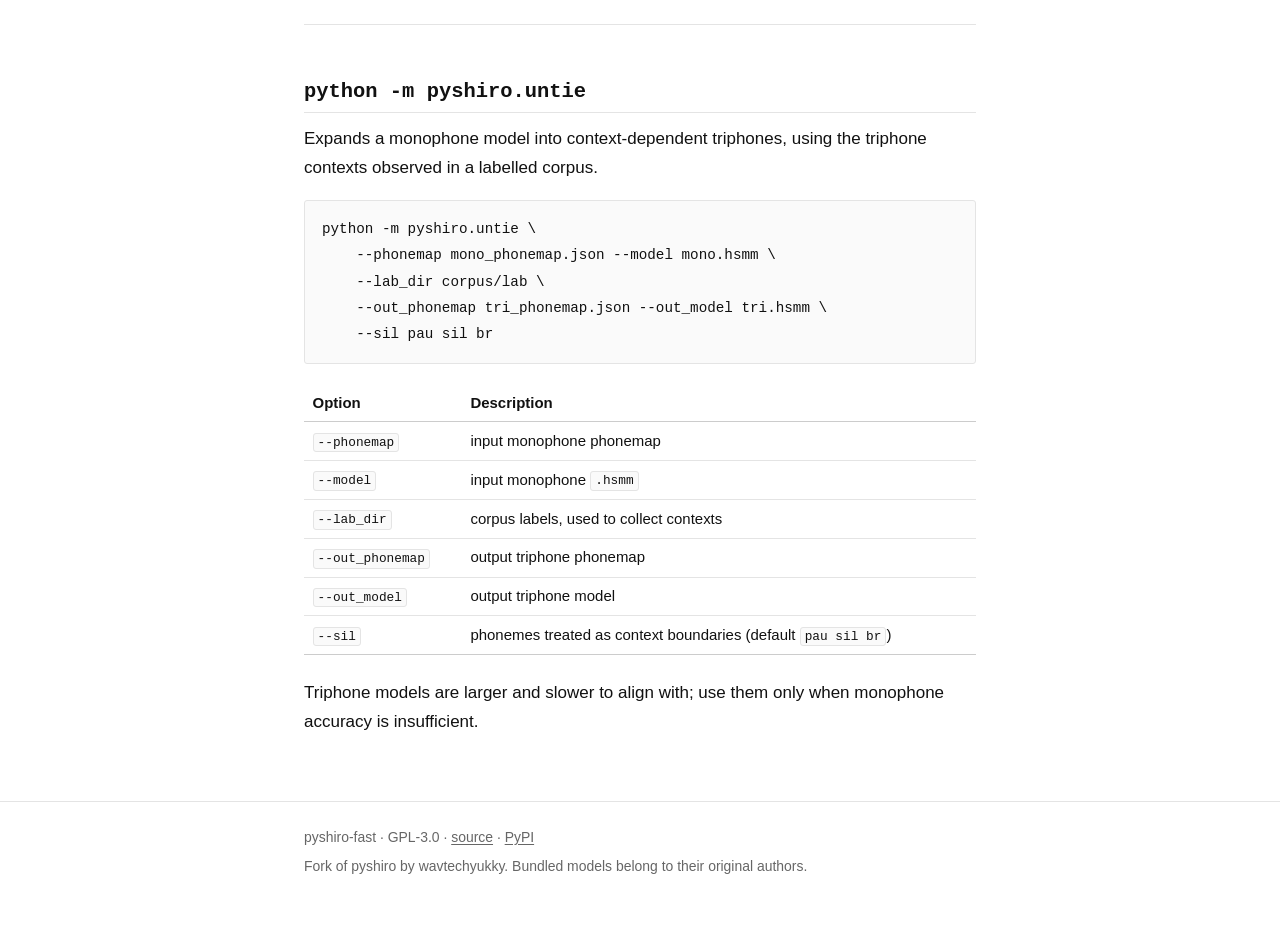
<file: docs/cli.html>
<!DOCTYPE html>
<html lang="en">
<head>
<meta charset="utf-8">
<meta name="viewport" content="width=device-width, initial-scale=1">
<title>CLI reference · pyshiro-fast</title>
<meta name="description" content="Fast HSMM forced alignment for Japanese singing voice. A drop-in pyshiro fork, 100-700x faster on long audio, identical output.">
<link rel="stylesheet" href="style.css">
</head>
<body>
<header class="site-header">
  <div class="wrap">
    <a class="site-name" href="index.html">pyshiro-fast</a>
    <nav>
      <a href="installation.html">Install</a>
      <a href="quickstart.html">Quick start</a>
      <a href="cli.html" aria-current="page">CLI</a>
      <a href="api.html">API</a>
      <a href="performance.html">Performance</a>
      <a href="migration.html">Migration</a>
      <a href="training.html">Training</a>
      <a href="models.html">Models</a>
      <a href="development.html">Development</a>
      <a href="faq.html">FAQ</a>
    </nav>
  </div>
</header>
<main class="wrap">
<h1>CLI reference</h1>
<p>Three entry points are installed or available via <code>python -m</code>:</p>
<div class="table-wrap"><table>
<thead>
<tr>
<th>Command</th>
<th>Module</th>
<th>Purpose</th>
</tr>
</thead>
<tbody>
<tr>
<td><code>pyshiro-align</code></td>
<td><code>pyshiro.align</code></td>
<td>align one WAV + lyrics pair</td>
</tr>
<tr>
<td><code>pyshiro-train</code></td>
<td><code>pyshiro.train</code></td>
<td>train an <code>.hsmm</code> model from a corpus</td>
</tr>
<tr>
<td><code>python -m pyshiro.untie</code></td>
<td><code>pyshiro.untie</code></td>
<td>expand a monophone model to triphones</td>
</tr>
</tbody>
</table></div>
<hr>
<h2><code>pyshiro-align</code></h2>
<pre><code>pyshiro-align WAV LYRICS [--model PATH] [--phonemap PATH] [--out PATH]
                        [--format {lab,textgrid,audacity}]
</code></pre>
<div class="table-wrap"><table>
<thead>
<tr>
<th>Argument</th>
<th>Required</th>
<th>Description</th>
</tr>
</thead>
<tbody>
<tr>
<td><code>WAV</code></td>
<td>yes</td>
<td>16 kHz mono WAV</td>
</tr>
<tr>
<td><code>LYRICS</code></td>
<td>yes</td>
<td>UTF-8 lyrics, hiragana, one phrase per line</td>
</tr>
<tr>
<td><code>--model</code></td>
<td>no</td>
<td><code>.hsmm</code> file; default: bundled <code>jp-v2</code></td>
</tr>
<tr>
<td><code>--phonemap</code></td>
<td>no</td>
<td><code>phonemap.json</code>; default: bundled <code>jp-v2</code></td>
</tr>
<tr>
<td><code>--out</code></td>
<td>no</td>
<td>output path; default: the WAV name with the format's extension</td>
</tr>
<tr>
<td><code>--format</code></td>
<td>no</td>
<td><code>lab</code> (default), <code>textgrid</code>, <code>audacity</code></td>
</tr>
</tbody>
</table></div>
<p>Examples:</p>
<pre><code class="language-bash"># bundled model, song.lab
pyshiro-align song.wav song.txt

# custom model, Praat TextGrid
pyshiro-align song.wav song.txt \
    --model my.hsmm --phonemap my_phonemap.json \
    --format textgrid --out song.TextGrid

# batch: every WAV in a folder that has a matching .txt
for w in wav/*.wav; do
  t=&quot;${w%.wav}.txt&quot;
  [ -f &quot;$t&quot; ] &amp;&amp; pyshiro-align &quot;$w&quot; &quot;$t&quot;
done
</code></pre>
<p>The CLI always runs the two-pass pipeline with <code>nodur_phonemes={"pau","br"}</code>. For other
settings, call the Python API directly.</p>
<p><strong>Output formats.</strong> <code>lab</code> is HTK 100 ns integers (ENUNU / NNSVS / vLabeler compatible);
<code>textgrid</code> is a Praat TextGrid with one <code>phoneme</code> tier; <code>audacity</code> is tab-separated
seconds, one label per line.</p>
<p><strong>Exit status.</strong> <code>0</code> on success. A <code>RuntimeError</code> (<code>alignment failed: no valid path
found</code>) means no state path covers the audio — usually lyrics longer than the audio.</p>
<hr>
<h2><code>pyshiro-train</code></h2>
<pre><code>pyshiro-train --wav_dir DIR --lab_dir DIR [options]
</code></pre>
<div class="table-wrap"><table>
<thead>
<tr>
<th>Option</th>
<th>Default</th>
<th>Description</th>
</tr>
</thead>
<tbody>
<tr>
<td><code>--wav_dir</code></td>
<td>required</td>
<td>directory of 16 kHz mono WAVs</td>
</tr>
<tr>
<td><code>--lab_dir</code></td>
<td>required</td>
<td>directory of initial <code>.lab</code> files (same stems)</td>
</tr>
<tr>
<td><code>--phonemap</code></td>
<td>bundled <code>jp-v2</code> phonemap</td>
<td>phoneme set definition</td>
</tr>
<tr>
<td><code>--out</code></td>
<td><code>my_model.hsmm</code></td>
<td>output model</td>
</tr>
<tr>
<td><code>--iters</code></td>
<td><code>5</code></td>
<td>total EM iterations</td>
</tr>
<tr>
<td><code>--hmm_iters</code></td>
<td><code>0</code></td>
<td>duration-free bootstrap iterations (like <code>shiro-rest -g</code>)</td>
</tr>
<tr>
<td><code>--daem</code></td>
<td>off</td>
<td>temperature-annealed training (like <code>shiro-rest -D</code>)</td>
</tr>
<tr>
<td><code>--nmix</code></td>
<td><code>1</code></td>
<td>maximum GMM mixtures; splits happen during training</td>
</tr>
<tr>
<td><code>--init_model</code></td>
<td>none</td>
<td>start from this model instead of flat start</td>
</tr>
<tr>
<td><code>--start_iter</code></td>
<td><code>0</code></td>
<td>resume at this iteration (with <code>--init_model</code>)</td>
</tr>
<tr>
<td><code>--jobs</code></td>
<td>CPU count</td>
<td>parallel feature-extraction workers</td>
</tr>
<tr>
<td><code>--cap_relax_iter</code></td>
<td>none</td>
<td>from this iteration, relax <code>hmm_cap</code> from 200 to 1000</td>
</tr>
<tr>
<td><code>--test_wav_dir</code></td>
<td>none</td>
<td>held-out WAVs for per-iteration test log-likelihood</td>
</tr>
<tr>
<td><code>--test_lab_dir</code></td>
<td>none</td>
<td>held-out labels, used with <code>--test_wav_dir</code></td>
</tr>
</tbody>
</table></div>
<p>Minimal run:</p>
<pre><code class="language-bash">pyshiro-train --wav_dir corpus/wav --lab_dir corpus/lab \
    --phonemap my_phonemap.json --out model.hsmm --iters 8
</code></pre>
<p>Recommended settings for a singing-voice corpus (the configuration used for the bundled
<code>jp-v2</code> model):</p>
<pre><code class="language-bash">pyshiro-train --wav_dir corpus/wav --lab_dir corpus/lab \
    --phonemap my_phonemap.json --out model.hsmm \
    --hmm_iters 4 --daem --nmix 4 --iters 16 --cap_relax_iter 6
</code></pre>
<p>Checkpoints <code>model.iter001.hsmm</code>, <code>model.iter002.hsmm</code>, … are written after every
iteration, so training can be resumed:</p>
<pre><code class="language-bash">pyshiro-train ... --init_model model.iter006.hsmm --start_iter 6 --iters 16
</code></pre>
<p>With <code>--nmix 4</code> the GMM split happens at roughly one third and two thirds of <code>--iters</code>,
which is why <code>--iters 16</code> is suggested rather than 8. See <a href="training.html">Training</a>.</p>
<hr>
<h2><code>python -m pyshiro.untie</code></h2>
<p>Expands a monophone model into context-dependent triphones, using the triphone contexts
observed in a labelled corpus.</p>
<pre><code class="language-bash">python -m pyshiro.untie \
    --phonemap mono_phonemap.json --model mono.hsmm \
    --lab_dir corpus/lab \
    --out_phonemap tri_phonemap.json --out_model tri.hsmm \
    --sil pau sil br
</code></pre>
<div class="table-wrap"><table>
<thead>
<tr>
<th>Option</th>
<th>Description</th>
</tr>
</thead>
<tbody>
<tr>
<td><code>--phonemap</code></td>
<td>input monophone phonemap</td>
</tr>
<tr>
<td><code>--model</code></td>
<td>input monophone <code>.hsmm</code></td>
</tr>
<tr>
<td><code>--lab_dir</code></td>
<td>corpus labels, used to collect contexts</td>
</tr>
<tr>
<td><code>--out_phonemap</code></td>
<td>output triphone phonemap</td>
</tr>
<tr>
<td><code>--out_model</code></td>
<td>output triphone model</td>
</tr>
<tr>
<td><code>--sil</code></td>
<td>phonemes treated as context boundaries (default <code>pau sil br</code>)</td>
</tr>
</tbody>
</table></div>
<p>Triphone models are larger and slower to align with; use them only when monophone
accuracy is insufficient.</p>
</main>
<footer class="site-footer">
  <div class="wrap">
    <p>pyshiro-fast · GPL-3.0 · <a href="https://github.com/henley04/pyshiro-fast">source</a> ·
       <a href="https://pypi.org/project/pyshiro-fast/">PyPI</a></p>
    <p class="muted">Fork of pyshiro by wavtechyukky. Bundled models belong to their
       original authors.</p>
  </div>
</footer>
</body>
</html>
</file>
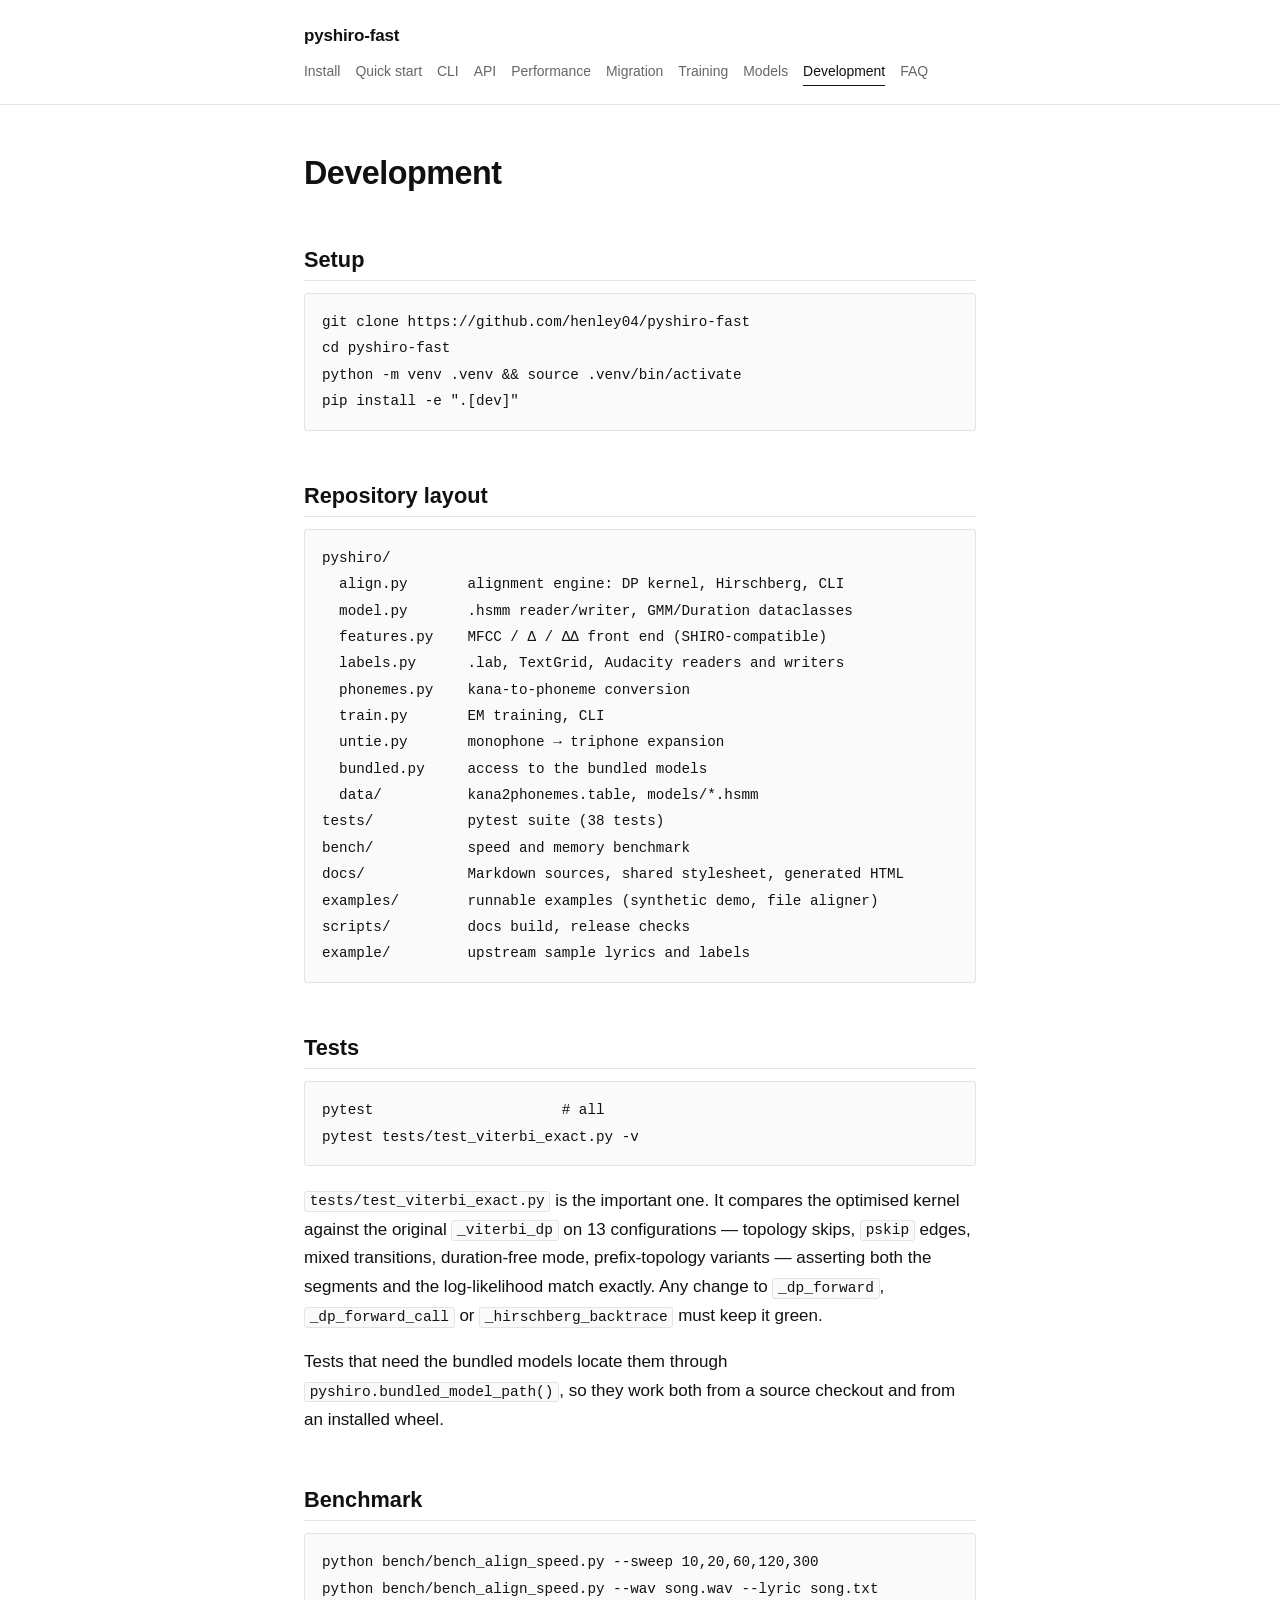
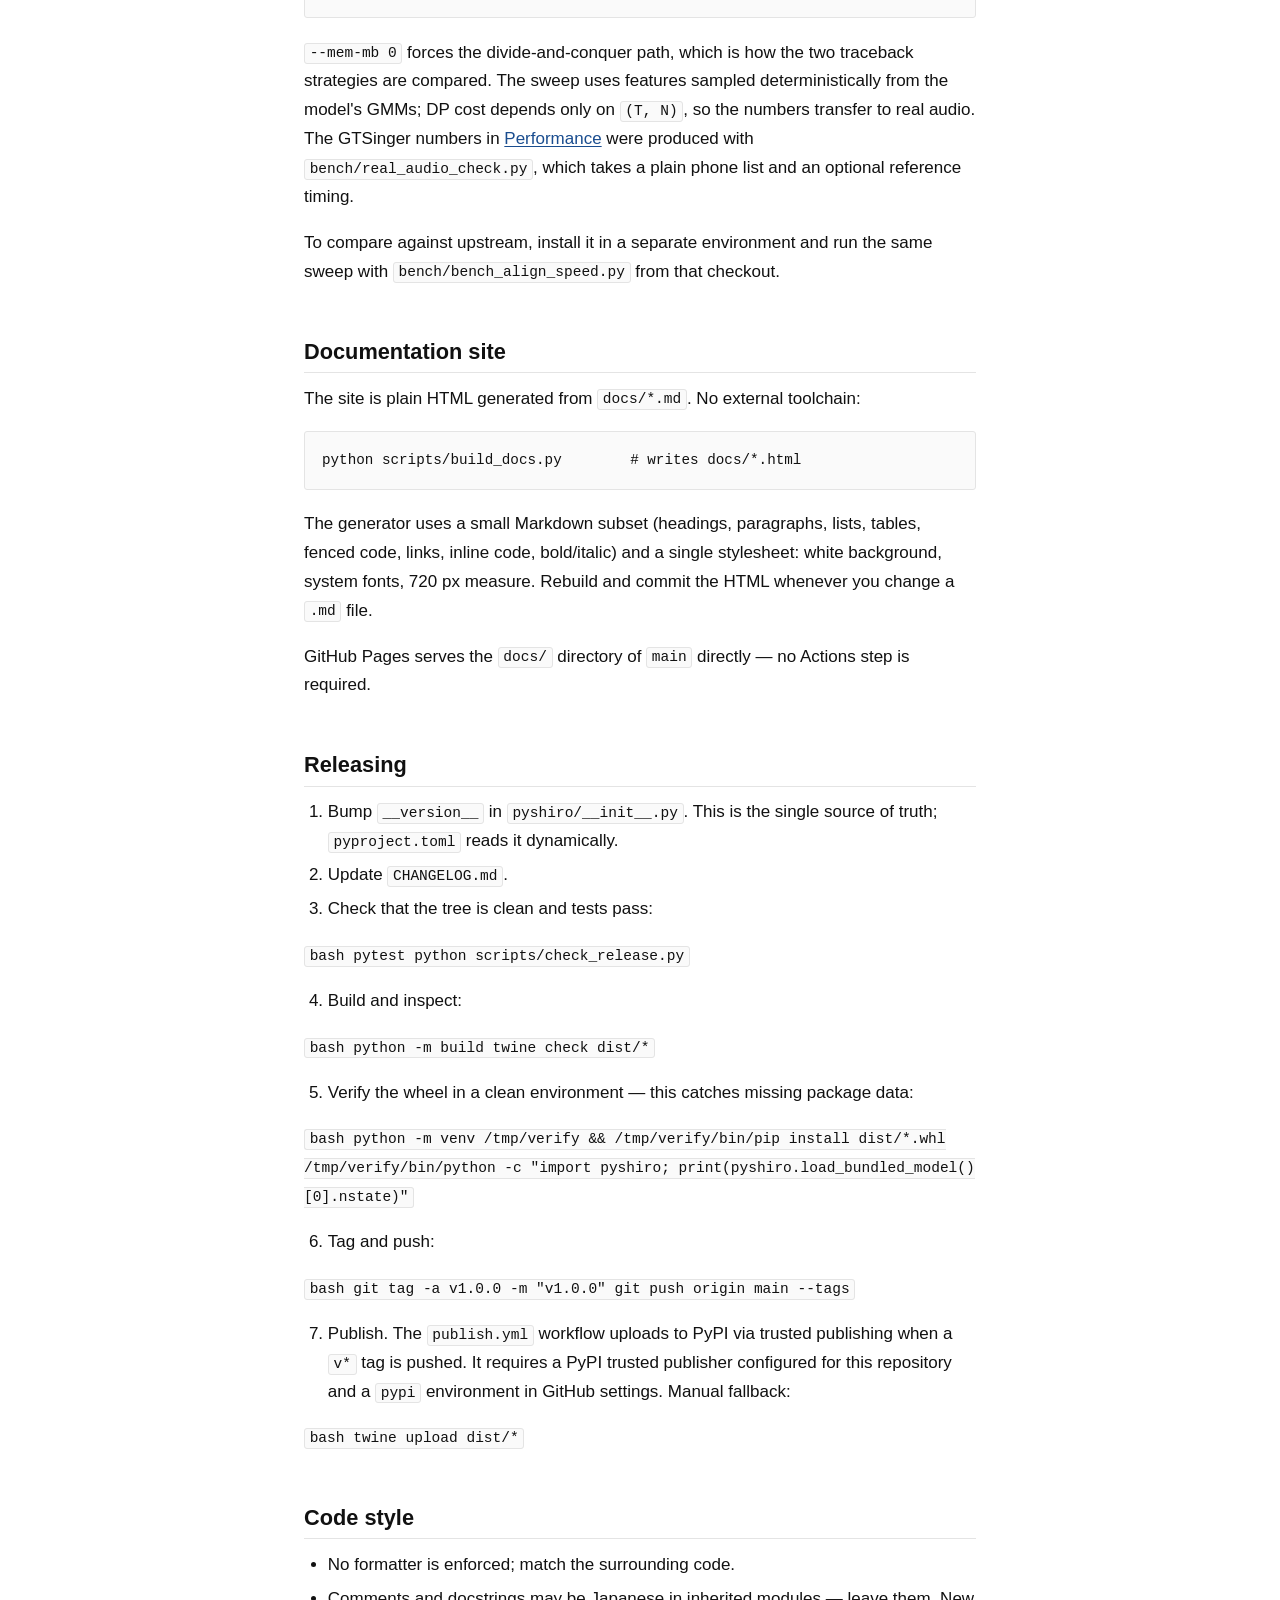
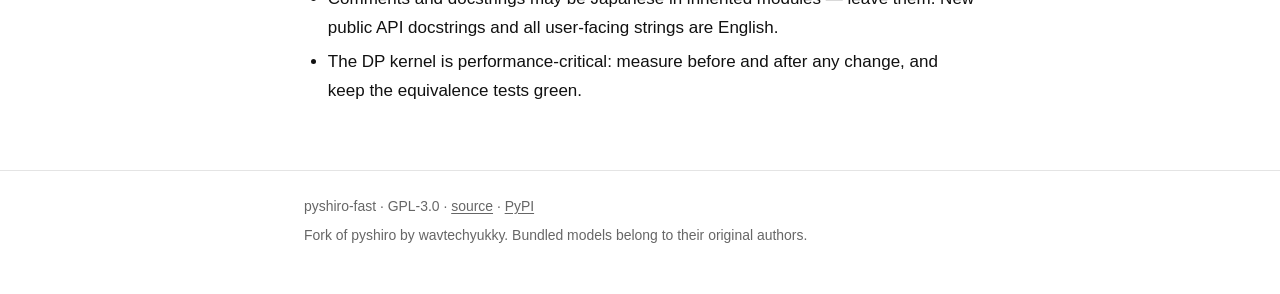
<file: docs/development.html>
<!DOCTYPE html>
<html lang="en">
<head>
<meta charset="utf-8">
<meta name="viewport" content="width=device-width, initial-scale=1">
<title>Development · pyshiro-fast</title>
<meta name="description" content="Fast HSMM forced alignment for Japanese singing voice. A drop-in pyshiro fork, 100-700x faster on long audio, identical output.">
<link rel="stylesheet" href="style.css">
</head>
<body>
<header class="site-header">
  <div class="wrap">
    <a class="site-name" href="index.html">pyshiro-fast</a>
    <nav>
      <a href="installation.html">Install</a>
      <a href="quickstart.html">Quick start</a>
      <a href="cli.html">CLI</a>
      <a href="api.html">API</a>
      <a href="performance.html">Performance</a>
      <a href="migration.html">Migration</a>
      <a href="training.html">Training</a>
      <a href="models.html">Models</a>
      <a href="development.html" aria-current="page">Development</a>
      <a href="faq.html">FAQ</a>
    </nav>
  </div>
</header>
<main class="wrap">
<h1>Development</h1>
<h2>Setup</h2>
<pre><code class="language-bash">git clone https://github.com/henley04/pyshiro-fast
cd pyshiro-fast
python -m venv .venv &amp;&amp; source .venv/bin/activate
pip install -e &quot;.[dev]&quot;
</code></pre>
<h2>Repository layout</h2>
<pre><code>pyshiro/
  align.py       alignment engine: DP kernel, Hirschberg, CLI
  model.py       .hsmm reader/writer, GMM/Duration dataclasses
  features.py    MFCC / Δ / ΔΔ front end (SHIRO-compatible)
  labels.py      .lab, TextGrid, Audacity readers and writers
  phonemes.py    kana-to-phoneme conversion
  train.py       EM training, CLI
  untie.py       monophone → triphone expansion
  bundled.py     access to the bundled models
  data/          kana2phonemes.table, models/*.hsmm
tests/           pytest suite (38 tests)
bench/           speed and memory benchmark
docs/            Markdown sources, shared stylesheet, generated HTML
examples/        runnable examples (synthetic demo, file aligner)
scripts/         docs build, release checks
example/         upstream sample lyrics and labels
</code></pre>
<h2>Tests</h2>
<pre><code class="language-bash">pytest                      # all
pytest tests/test_viterbi_exact.py -v
</code></pre>
<p><code>tests/test_viterbi_exact.py</code> is the important one. It compares the optimised kernel
against the original <code>_viterbi_dp</code> on 13 configurations — topology skips, <code>pskip</code> edges,
mixed transitions, duration-free mode, prefix-topology variants — asserting both the
segments and the log-likelihood match exactly. Any change to <code>_dp_forward</code>,
<code>_dp_forward_call</code> or <code>_hirschberg_backtrace</code> must keep it green.</p>
<p>Tests that need the bundled models locate them through <code>pyshiro.bundled_model_path()</code>, so
they work both from a source checkout and from an installed wheel.</p>
<h2>Benchmark</h2>
<pre><code class="language-bash">python bench/bench_align_speed.py --sweep 10,20,60,120,300
python bench/bench_align_speed.py --wav song.wav --lyric song.txt
</code></pre>
<p><code>--mem-mb 0</code> forces the divide-and-conquer path, which is how the two traceback strategies
are compared. The sweep uses features sampled deterministically from the model's GMMs;
DP cost depends only on <code>(T, N)</code>, so the numbers transfer to real audio. The GTSinger
numbers in <a href="performance.html#validation">Performance</a> were produced with
<code>bench/real_audio_check.py</code>, which takes a plain phone list and an optional reference
timing.</p>
<p>To compare against upstream, install it in a separate environment and run the same sweep
with <code>bench/bench_align_speed.py</code> from that checkout.</p>
<h2>Documentation site</h2>
<p>The site is plain HTML generated from <code>docs/*.md</code>. No external toolchain:</p>
<pre><code class="language-bash">python scripts/build_docs.py        # writes docs/*.html
</code></pre>
<p>The generator uses a small Markdown subset (headings, paragraphs, lists, tables, fenced
code, links, inline code, bold/italic) and a single stylesheet: white background, system
fonts, 720 px measure. Rebuild and commit the HTML whenever you change a <code>.md</code> file.</p>
<p>GitHub Pages serves the <code>docs/</code> directory of <code>main</code> directly — no Actions step is
required.</p>
<h2>Releasing</h2>
<ol>
<li>Bump <code>__version__</code> in <code>pyshiro/__init__.py</code>. This is the single source of truth;
   <code>pyproject.toml</code> reads it dynamically.</li>
<li>Update <code>CHANGELOG.md</code>.</li>
<li>Check that the tree is clean and tests pass:</li>
</ol>
<p><code>bash
   pytest
   python scripts/check_release.py</code></p>
<ol start="4">
<li>Build and inspect:</li>
</ol>
<p><code>bash
   python -m build
   twine check dist/*</code></p>
<ol start="5">
<li>Verify the wheel in a clean environment — this catches missing package data:</li>
</ol>
<p><code>bash
   python -m venv /tmp/verify &amp;&amp; /tmp/verify/bin/pip install dist/*.whl
   /tmp/verify/bin/python -c "import pyshiro; print(pyshiro.load_bundled_model()[0].nstate)"</code></p>
<ol start="6">
<li>Tag and push:</li>
</ol>
<p><code>bash
   git tag -a v1.0.0 -m "v1.0.0"
   git push origin main --tags</code></p>
<ol start="7">
<li>Publish. The <code>publish.yml</code> workflow uploads to PyPI via trusted publishing when a
   <code>v*</code> tag is pushed. It requires a PyPI trusted publisher configured for this
   repository and a <code>pypi</code> environment in GitHub settings. Manual fallback:</li>
</ol>
<p><code>bash
   twine upload dist/*</code></p>
<h2>Code style</h2>
<ul>
<li>No formatter is enforced; match the surrounding code.</li>
<li>Comments and docstrings may be Japanese in inherited modules — leave them. New public
  API docstrings and all user-facing strings are English.</li>
<li>The DP kernel is performance-critical: measure before and after any change, and keep
  the equivalence tests green.</li>
</ul>
</main>
<footer class="site-footer">
  <div class="wrap">
    <p>pyshiro-fast · GPL-3.0 · <a href="https://github.com/henley04/pyshiro-fast">source</a> ·
       <a href="https://pypi.org/project/pyshiro-fast/">PyPI</a></p>
    <p class="muted">Fork of pyshiro by wavtechyukky. Bundled models belong to their
       original authors.</p>
  </div>
</footer>
</body>
</html>
</file>
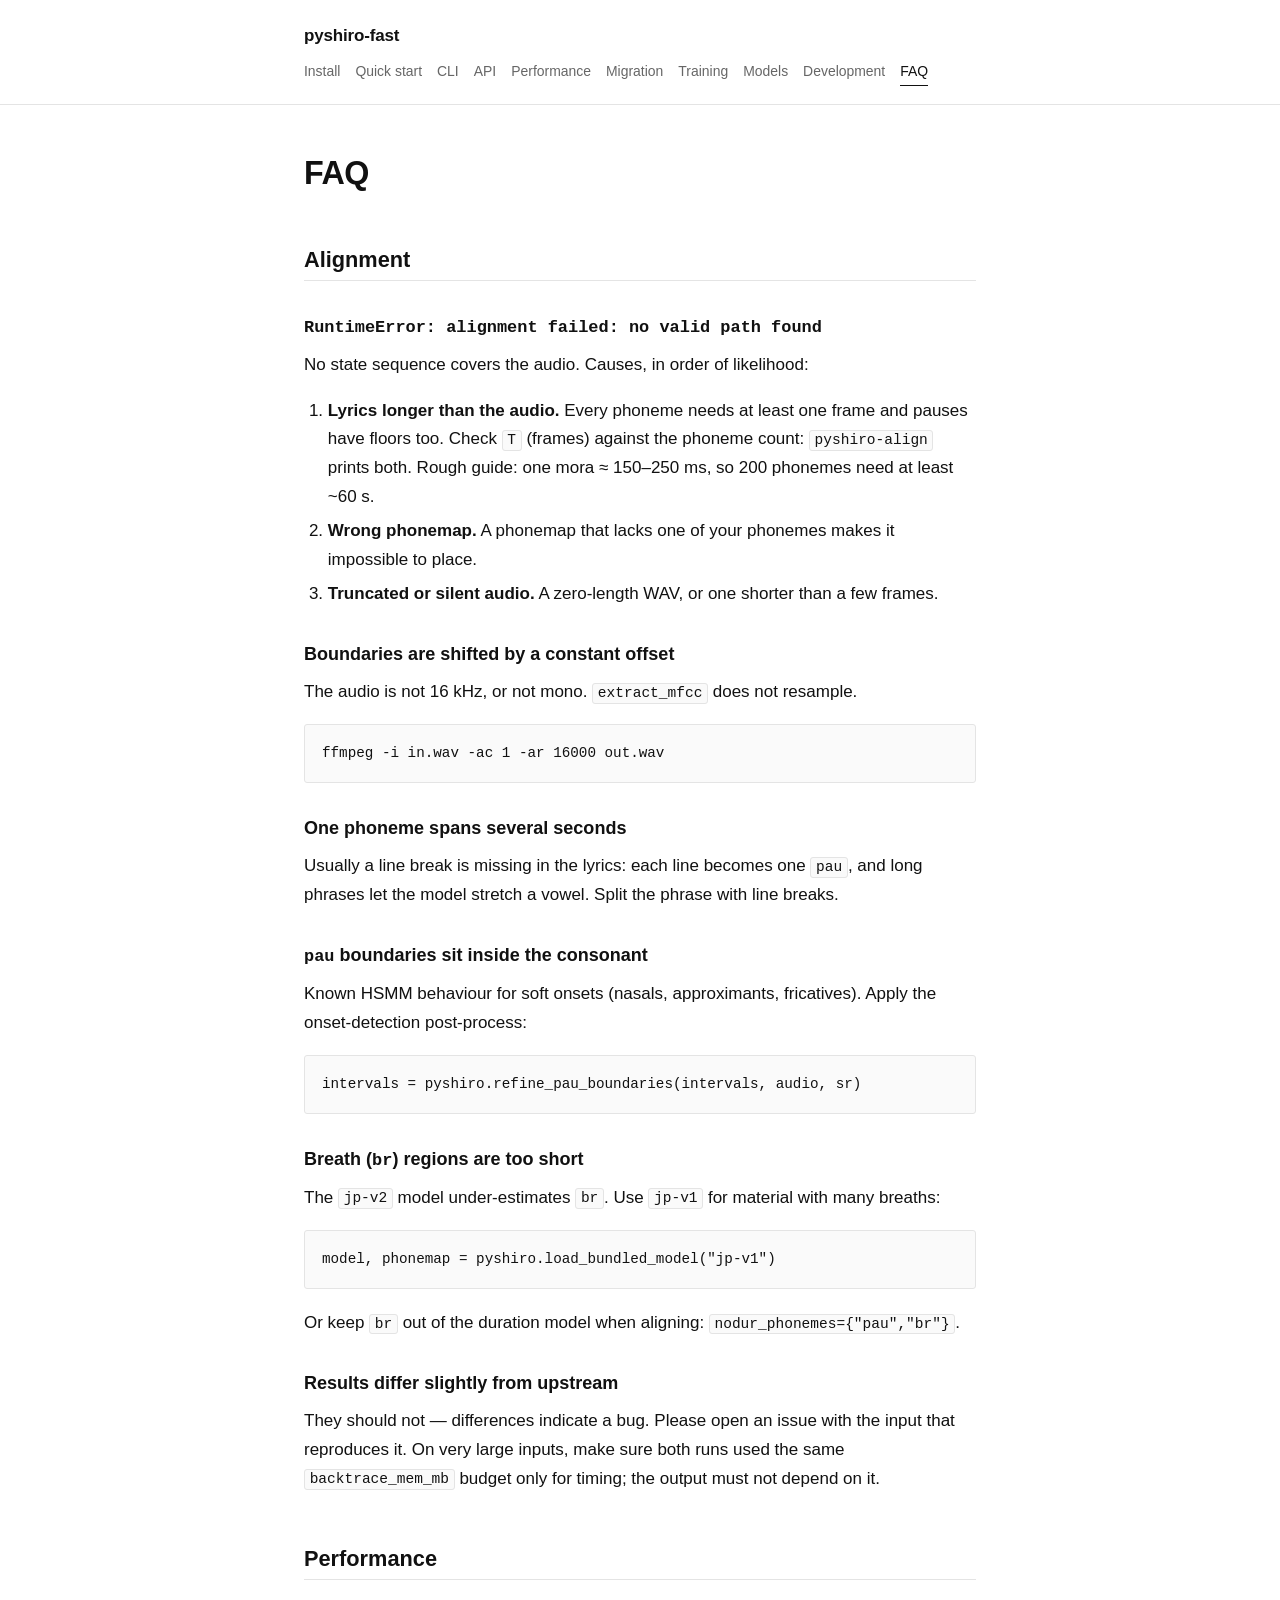
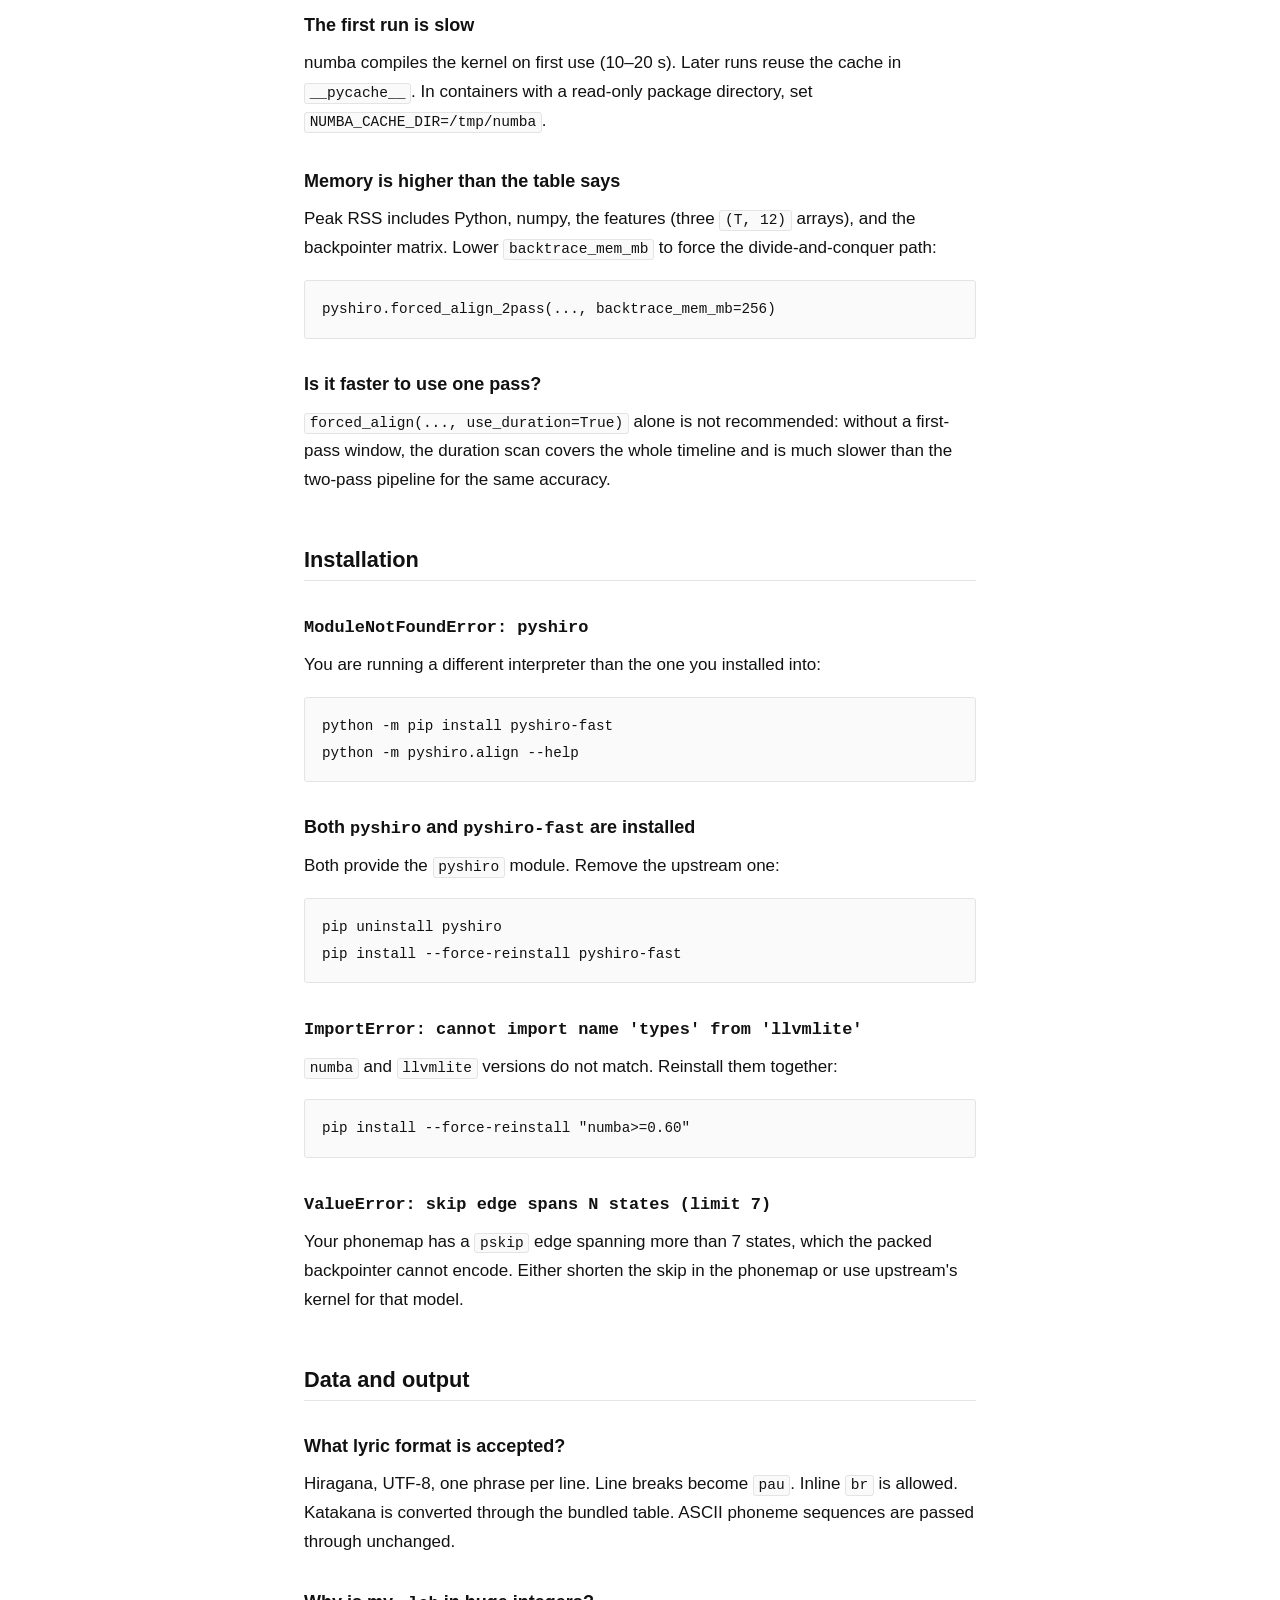
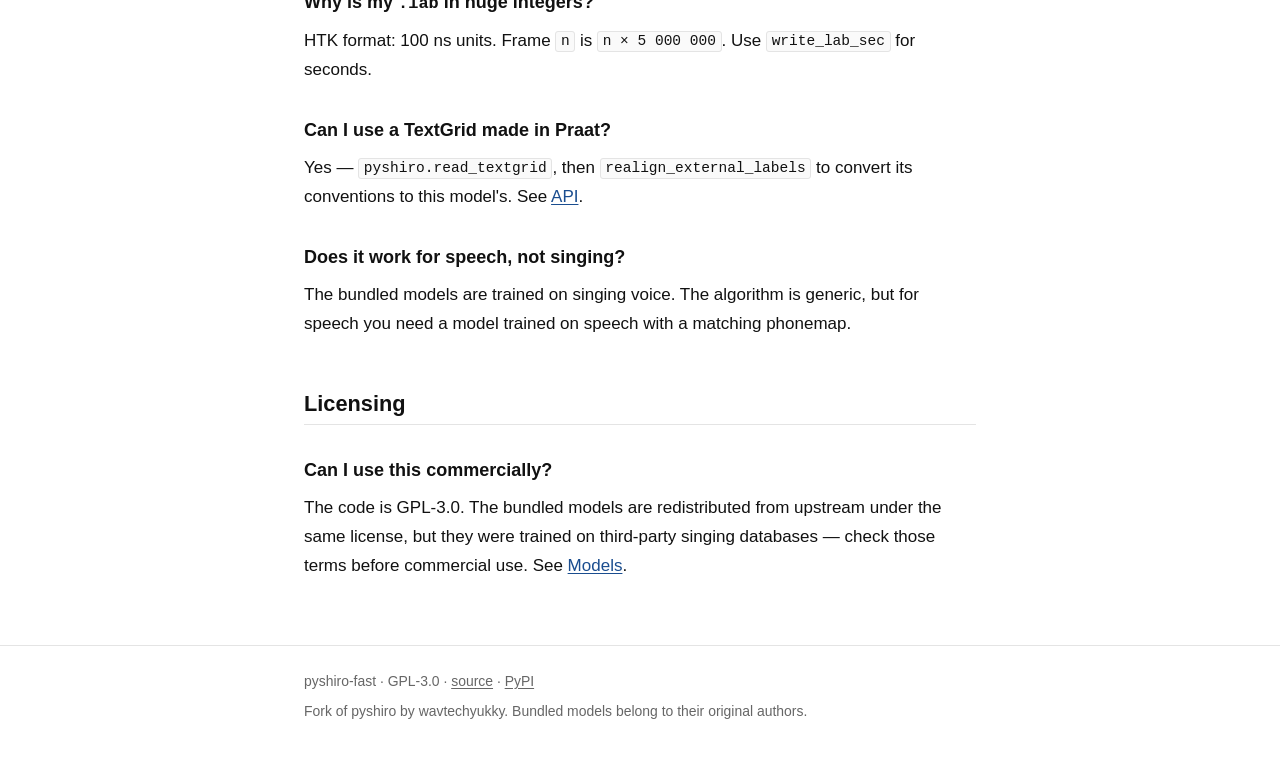
<file: docs/faq.html>
<!DOCTYPE html>
<html lang="en">
<head>
<meta charset="utf-8">
<meta name="viewport" content="width=device-width, initial-scale=1">
<title>FAQ · pyshiro-fast</title>
<meta name="description" content="Fast HSMM forced alignment for Japanese singing voice. A drop-in pyshiro fork, 100-700x faster on long audio, identical output.">
<link rel="stylesheet" href="style.css">
</head>
<body>
<header class="site-header">
  <div class="wrap">
    <a class="site-name" href="index.html">pyshiro-fast</a>
    <nav>
      <a href="installation.html">Install</a>
      <a href="quickstart.html">Quick start</a>
      <a href="cli.html">CLI</a>
      <a href="api.html">API</a>
      <a href="performance.html">Performance</a>
      <a href="migration.html">Migration</a>
      <a href="training.html">Training</a>
      <a href="models.html">Models</a>
      <a href="development.html">Development</a>
      <a href="faq.html" aria-current="page">FAQ</a>
    </nav>
  </div>
</header>
<main class="wrap">
<h1>FAQ</h1>
<h2>Alignment</h2>
<h3><code>RuntimeError: alignment failed: no valid path found</code></h3>
<p>No state sequence covers the audio. Causes, in order of likelihood:</p>
<ol>
<li><strong>Lyrics longer than the audio.</strong> Every phoneme needs at least one frame and pauses
   have floors too. Check <code>T</code> (frames) against the phoneme count: <code>pyshiro-align</code> prints
   both. Rough guide: one mora ≈ 150–250 ms, so 200 phonemes need at least ~60 s.</li>
<li><strong>Wrong phonemap.</strong> A phonemap that lacks one of your phonemes makes it impossible to
   place.</li>
<li><strong>Truncated or silent audio.</strong> A zero-length WAV, or one shorter than a few frames.</li>
</ol>
<h3>Boundaries are shifted by a constant offset</h3>
<p>The audio is not 16 kHz, or not mono. <code>extract_mfcc</code> does not resample.</p>
<pre><code class="language-bash">ffmpeg -i in.wav -ac 1 -ar 16000 out.wav
</code></pre>
<h3>One phoneme spans several seconds</h3>
<p>Usually a line break is missing in the lyrics: each line becomes one <code>pau</code>, and long
phrases let the model stretch a vowel. Split the phrase with line breaks.</p>
<h3><code>pau</code> boundaries sit inside the consonant</h3>
<p>Known HSMM behaviour for soft onsets (nasals, approximants, fricatives). Apply the
onset-detection post-process:</p>
<pre><code class="language-python">intervals = pyshiro.refine_pau_boundaries(intervals, audio, sr)
</code></pre>
<h3>Breath (<code>br</code>) regions are too short</h3>
<p>The <code>jp-v2</code> model under-estimates <code>br</code>. Use <code>jp-v1</code> for material with many breaths:</p>
<pre><code class="language-python">model, phonemap = pyshiro.load_bundled_model(&quot;jp-v1&quot;)
</code></pre>
<p>Or keep <code>br</code> out of the duration model when aligning: <code>nodur_phonemes={"pau","br"}</code>.</p>
<h3>Results differ slightly from upstream</h3>
<p>They should not — differences indicate a bug. Please open an issue with the input that
reproduces it. On very large inputs, make sure both runs used the same
<code>backtrace_mem_mb</code> budget only for timing; the output must not depend on it.</p>
<h2>Performance</h2>
<h3>The first run is slow</h3>
<p>numba compiles the kernel on first use (10–20 s). Later runs reuse the cache in
<code>__pycache__</code>. In containers with a read-only package directory, set
<code>NUMBA_CACHE_DIR=/tmp/numba</code>.</p>
<h3>Memory is higher than the table says</h3>
<p>Peak RSS includes Python, numpy, the features (three <code>(T, 12)</code> arrays), and the
backpointer matrix. Lower <code>backtrace_mem_mb</code> to force the divide-and-conquer path:</p>
<pre><code class="language-python">pyshiro.forced_align_2pass(..., backtrace_mem_mb=256)
</code></pre>
<h3>Is it faster to use one pass?</h3>
<p><code>forced_align(..., use_duration=True)</code> alone is not recommended: without a first-pass
window, the duration scan covers the whole timeline and is much slower than the two-pass
pipeline for the same accuracy.</p>
<h2>Installation</h2>
<h3><code>ModuleNotFoundError: pyshiro</code></h3>
<p>You are running a different interpreter than the one you installed into:</p>
<pre><code class="language-bash">python -m pip install pyshiro-fast
python -m pyshiro.align --help
</code></pre>
<h3>Both <code>pyshiro</code> and <code>pyshiro-fast</code> are installed</h3>
<p>Both provide the <code>pyshiro</code> module. Remove the upstream one:</p>
<pre><code class="language-bash">pip uninstall pyshiro
pip install --force-reinstall pyshiro-fast
</code></pre>
<h3><code>ImportError: cannot import name 'types' from 'llvmlite'</code></h3>
<p><code>numba</code> and <code>llvmlite</code> versions do not match. Reinstall them together:</p>
<pre><code class="language-bash">pip install --force-reinstall &quot;numba&gt;=0.60&quot;
</code></pre>
<h3><code>ValueError: skip edge spans N states (limit 7)</code></h3>
<p>Your phonemap has a <code>pskip</code> edge spanning more than 7 states, which the packed
backpointer cannot encode. Either shorten the skip in the phonemap or use upstream's
kernel for that model.</p>
<h2>Data and output</h2>
<h3>What lyric format is accepted?</h3>
<p>Hiragana, UTF-8, one phrase per line. Line breaks become <code>pau</code>. Inline <code>br</code> is allowed.
Katakana is converted through the bundled table. ASCII phoneme sequences are passed
through unchanged.</p>
<h3>Why is my <code>.lab</code> in huge integers?</h3>
<p>HTK format: 100 ns units. Frame <code>n</code> is <code>n × 5 000 000</code>. Use <code>write_lab_sec</code> for seconds.</p>
<h3>Can I use a TextGrid made in Praat?</h3>
<p>Yes — <code>pyshiro.read_textgrid</code>, then <code>realign_external_labels</code> to convert its conventions
to this model's. See <a href="api.html#realign_external_labels">API</a>.</p>
<h3>Does it work for speech, not singing?</h3>
<p>The bundled models are trained on singing voice. The algorithm is generic, but for speech
you need a model trained on speech with a matching phonemap.</p>
<h2>Licensing</h2>
<h3>Can I use this commercially?</h3>
<p>The code is GPL-3.0. The bundled models are redistributed from upstream under the same
license, but they were trained on third-party singing databases — check those terms
before commercial use. See <a href="models.html">Models</a>.</p>
</main>
<footer class="site-footer">
  <div class="wrap">
    <p>pyshiro-fast · GPL-3.0 · <a href="https://github.com/henley04/pyshiro-fast">source</a> ·
       <a href="https://pypi.org/project/pyshiro-fast/">PyPI</a></p>
    <p class="muted">Fork of pyshiro by wavtechyukky. Bundled models belong to their
       original authors.</p>
  </div>
</footer>
</body>
</html>
</file>
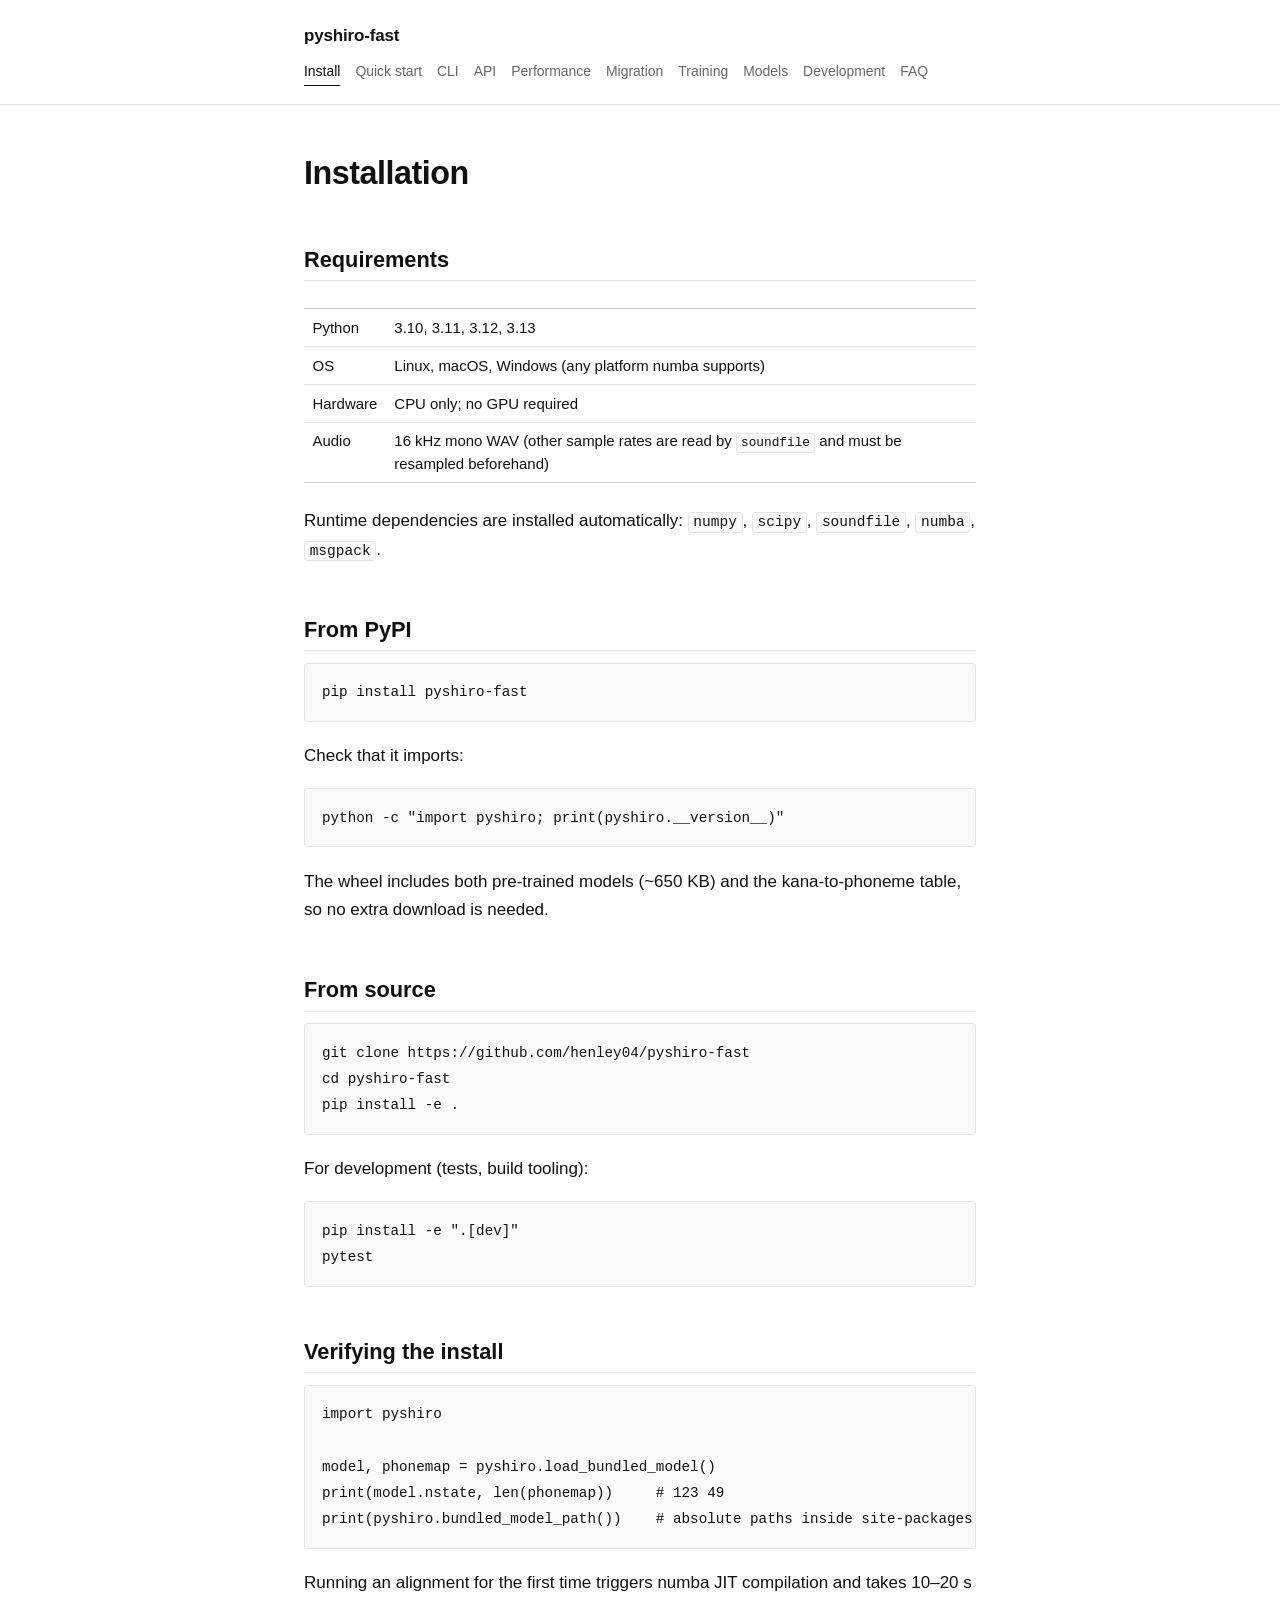
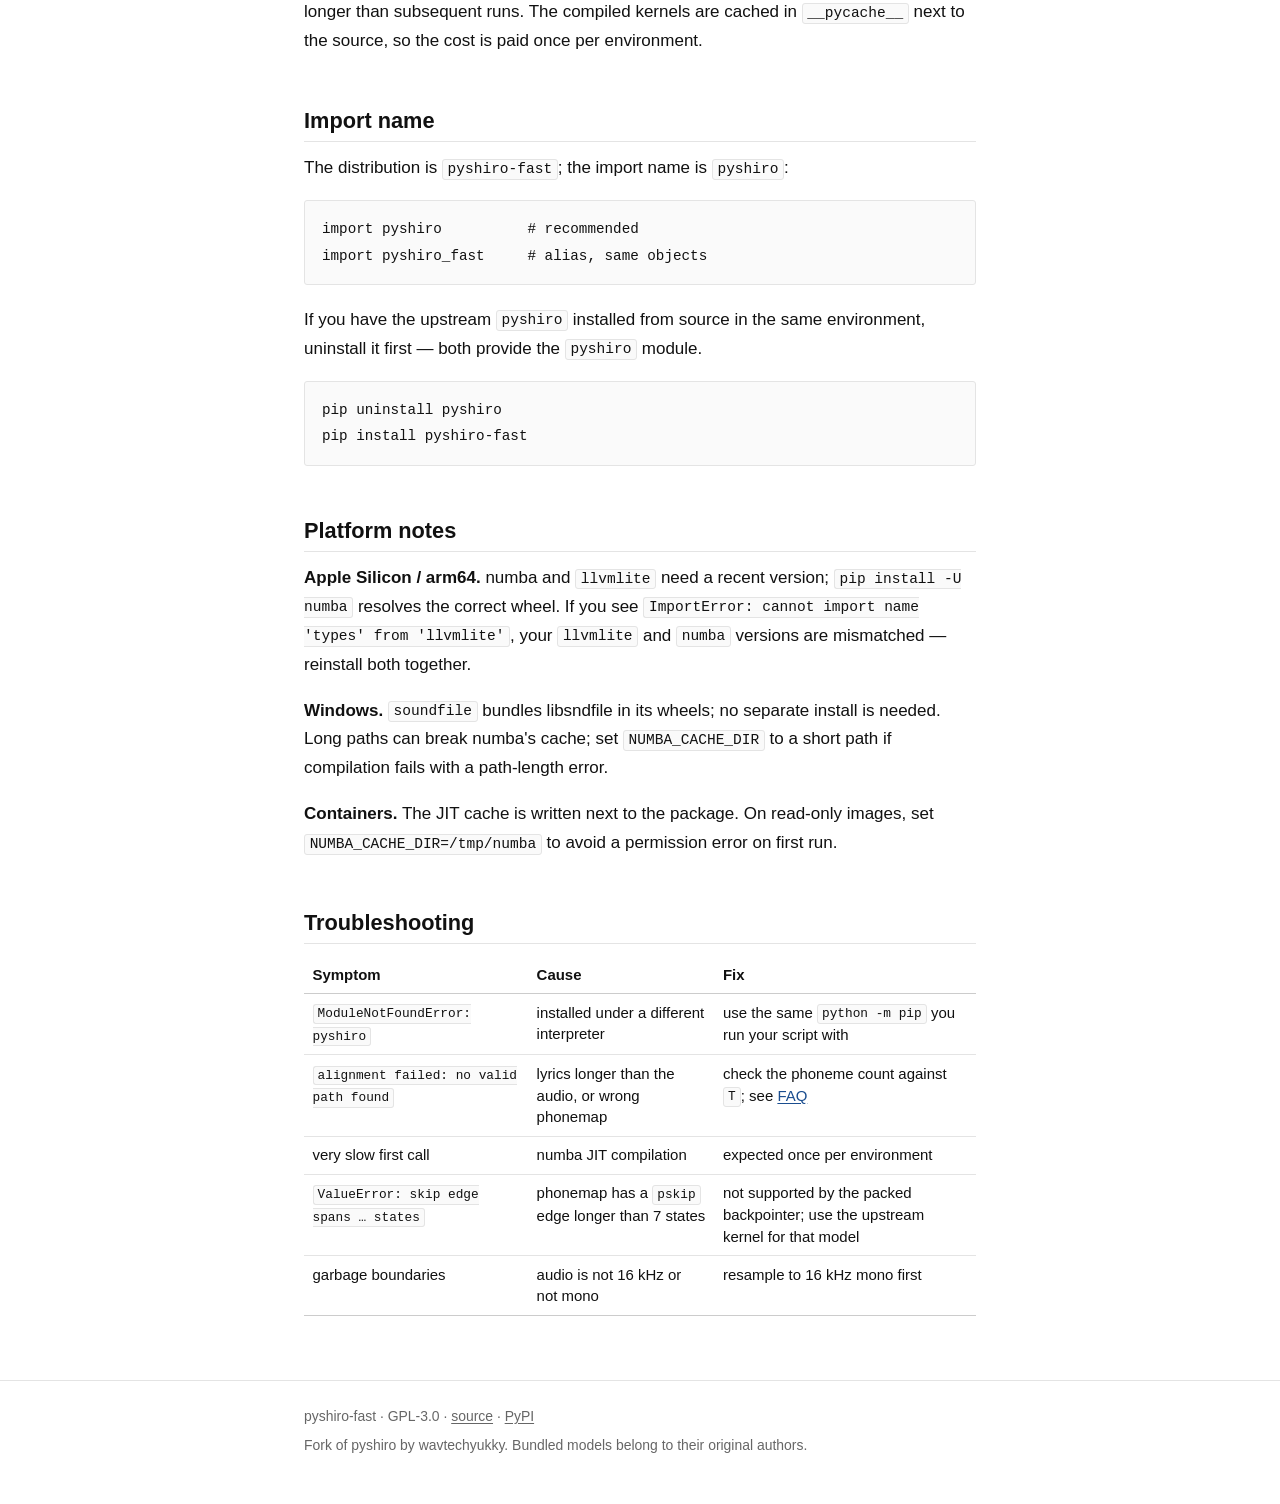
<file: docs/installation.html>
<!DOCTYPE html>
<html lang="en">
<head>
<meta charset="utf-8">
<meta name="viewport" content="width=device-width, initial-scale=1">
<title>Installation · pyshiro-fast</title>
<meta name="description" content="Fast HSMM forced alignment for Japanese singing voice. A drop-in pyshiro fork, 100-700x faster on long audio, identical output.">
<link rel="stylesheet" href="style.css">
</head>
<body>
<header class="site-header">
  <div class="wrap">
    <a class="site-name" href="index.html">pyshiro-fast</a>
    <nav>
      <a href="installation.html" aria-current="page">Install</a>
      <a href="quickstart.html">Quick start</a>
      <a href="cli.html">CLI</a>
      <a href="api.html">API</a>
      <a href="performance.html">Performance</a>
      <a href="migration.html">Migration</a>
      <a href="training.html">Training</a>
      <a href="models.html">Models</a>
      <a href="development.html">Development</a>
      <a href="faq.html">FAQ</a>
    </nav>
  </div>
</header>
<main class="wrap">
<h1>Installation</h1>
<h2>Requirements</h2>
<div class="table-wrap"><table>
<thead>
<tr>
<th></th>
<th></th>
</tr>
</thead>
<tbody>
<tr>
<td>Python</td>
<td>3.10, 3.11, 3.12, 3.13</td>
</tr>
<tr>
<td>OS</td>
<td>Linux, macOS, Windows (any platform numba supports)</td>
</tr>
<tr>
<td>Hardware</td>
<td>CPU only; no GPU required</td>
</tr>
<tr>
<td>Audio</td>
<td>16 kHz mono WAV (other sample rates are read by <code>soundfile</code> and must be resampled beforehand)</td>
</tr>
</tbody>
</table></div>
<p>Runtime dependencies are installed automatically: <code>numpy</code>, <code>scipy</code>, <code>soundfile</code>,
<code>numba</code>, <code>msgpack</code>.</p>
<h2>From PyPI</h2>
<pre><code class="language-bash">pip install pyshiro-fast
</code></pre>
<p>Check that it imports:</p>
<pre><code class="language-bash">python -c &quot;import pyshiro; print(pyshiro.__version__)&quot;
</code></pre>
<p>The wheel includes both pre-trained models (~650 KB) and the kana-to-phoneme table,
so no extra download is needed.</p>
<h2>From source</h2>
<pre><code class="language-bash">git clone https://github.com/henley04/pyshiro-fast
cd pyshiro-fast
pip install -e .
</code></pre>
<p>For development (tests, build tooling):</p>
<pre><code class="language-bash">pip install -e &quot;.[dev]&quot;
pytest
</code></pre>
<h2>Verifying the install</h2>
<pre><code class="language-python">import pyshiro

model, phonemap = pyshiro.load_bundled_model()
print(model.nstate, len(phonemap))     # 123 49
print(pyshiro.bundled_model_path())    # absolute paths inside site-packages
</code></pre>
<p>Running an alignment for the first time triggers numba JIT compilation and takes
10–20 s longer than subsequent runs. The compiled kernels are cached in
<code>__pycache__</code> next to the source, so the cost is paid once per environment.</p>
<h2>Import name</h2>
<p>The distribution is <code>pyshiro-fast</code>; the import name is <code>pyshiro</code>:</p>
<pre><code class="language-python">import pyshiro          # recommended
import pyshiro_fast     # alias, same objects
</code></pre>
<p>If you have the upstream <code>pyshiro</code> installed from source in the same environment,
uninstall it first — both provide the <code>pyshiro</code> module.</p>
<pre><code class="language-bash">pip uninstall pyshiro
pip install pyshiro-fast
</code></pre>
<h2>Platform notes</h2>
<p><strong>Apple Silicon / arm64.</strong> numba and <code>llvmlite</code> need a recent version; <code>pip install -U
numba</code> resolves the correct wheel. If you see <code>ImportError: cannot import name
'types' from 'llvmlite'</code>, your <code>llvmlite</code> and <code>numba</code> versions are mismatched —
reinstall both together.</p>
<p><strong>Windows.</strong> <code>soundfile</code> bundles libsndfile in its wheels; no separate install is
needed. Long paths can break numba's cache; set <code>NUMBA_CACHE_DIR</code> to a short path if
compilation fails with a path-length error.</p>
<p><strong>Containers.</strong> The JIT cache is written next to the package. On read-only images, set
<code>NUMBA_CACHE_DIR=/tmp/numba</code> to avoid a permission error on first run.</p>
<h2>Troubleshooting</h2>
<div class="table-wrap"><table>
<thead>
<tr>
<th>Symptom</th>
<th>Cause</th>
<th>Fix</th>
</tr>
</thead>
<tbody>
<tr>
<td><code>ModuleNotFoundError: pyshiro</code></td>
<td>installed under a different interpreter</td>
<td>use the same <code>python -m pip</code> you run your script with</td>
</tr>
<tr>
<td><code>alignment failed: no valid path found</code></td>
<td>lyrics longer than the audio, or wrong phonemap</td>
<td>check the phoneme count against <code>T</code>; see <a href="faq.html">FAQ</a></td>
</tr>
<tr>
<td>very slow first call</td>
<td>numba JIT compilation</td>
<td>expected once per environment</td>
</tr>
<tr>
<td><code>ValueError: skip edge spans … states</code></td>
<td>phonemap has a <code>pskip</code> edge longer than 7 states</td>
<td>not supported by the packed backpointer; use the upstream kernel for that model</td>
</tr>
<tr>
<td>garbage boundaries</td>
<td>audio is not 16 kHz or not mono</td>
<td>resample to 16 kHz mono first</td>
</tr>
</tbody>
</table></div>
</main>
<footer class="site-footer">
  <div class="wrap">
    <p>pyshiro-fast · GPL-3.0 · <a href="https://github.com/henley04/pyshiro-fast">source</a> ·
       <a href="https://pypi.org/project/pyshiro-fast/">PyPI</a></p>
    <p class="muted">Fork of pyshiro by wavtechyukky. Bundled models belong to their
       original authors.</p>
  </div>
</footer>
</body>
</html>
</file>
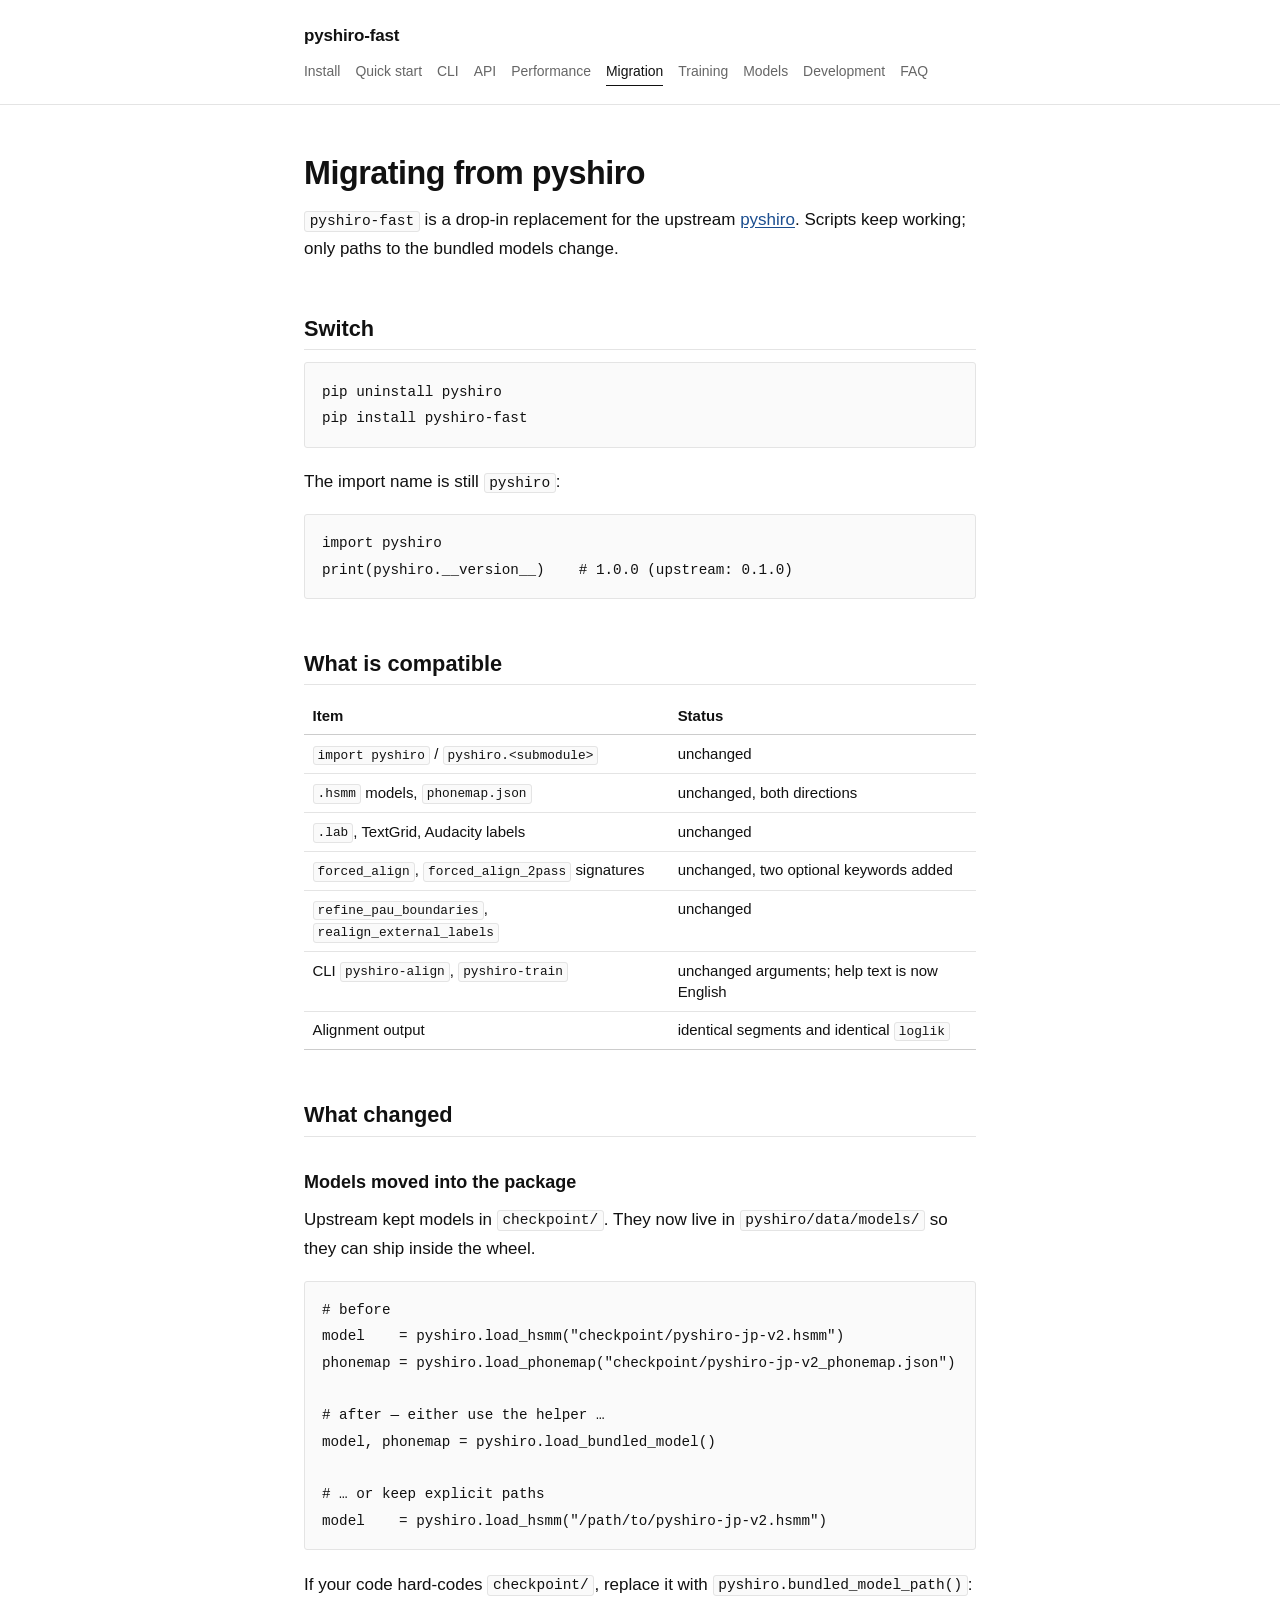
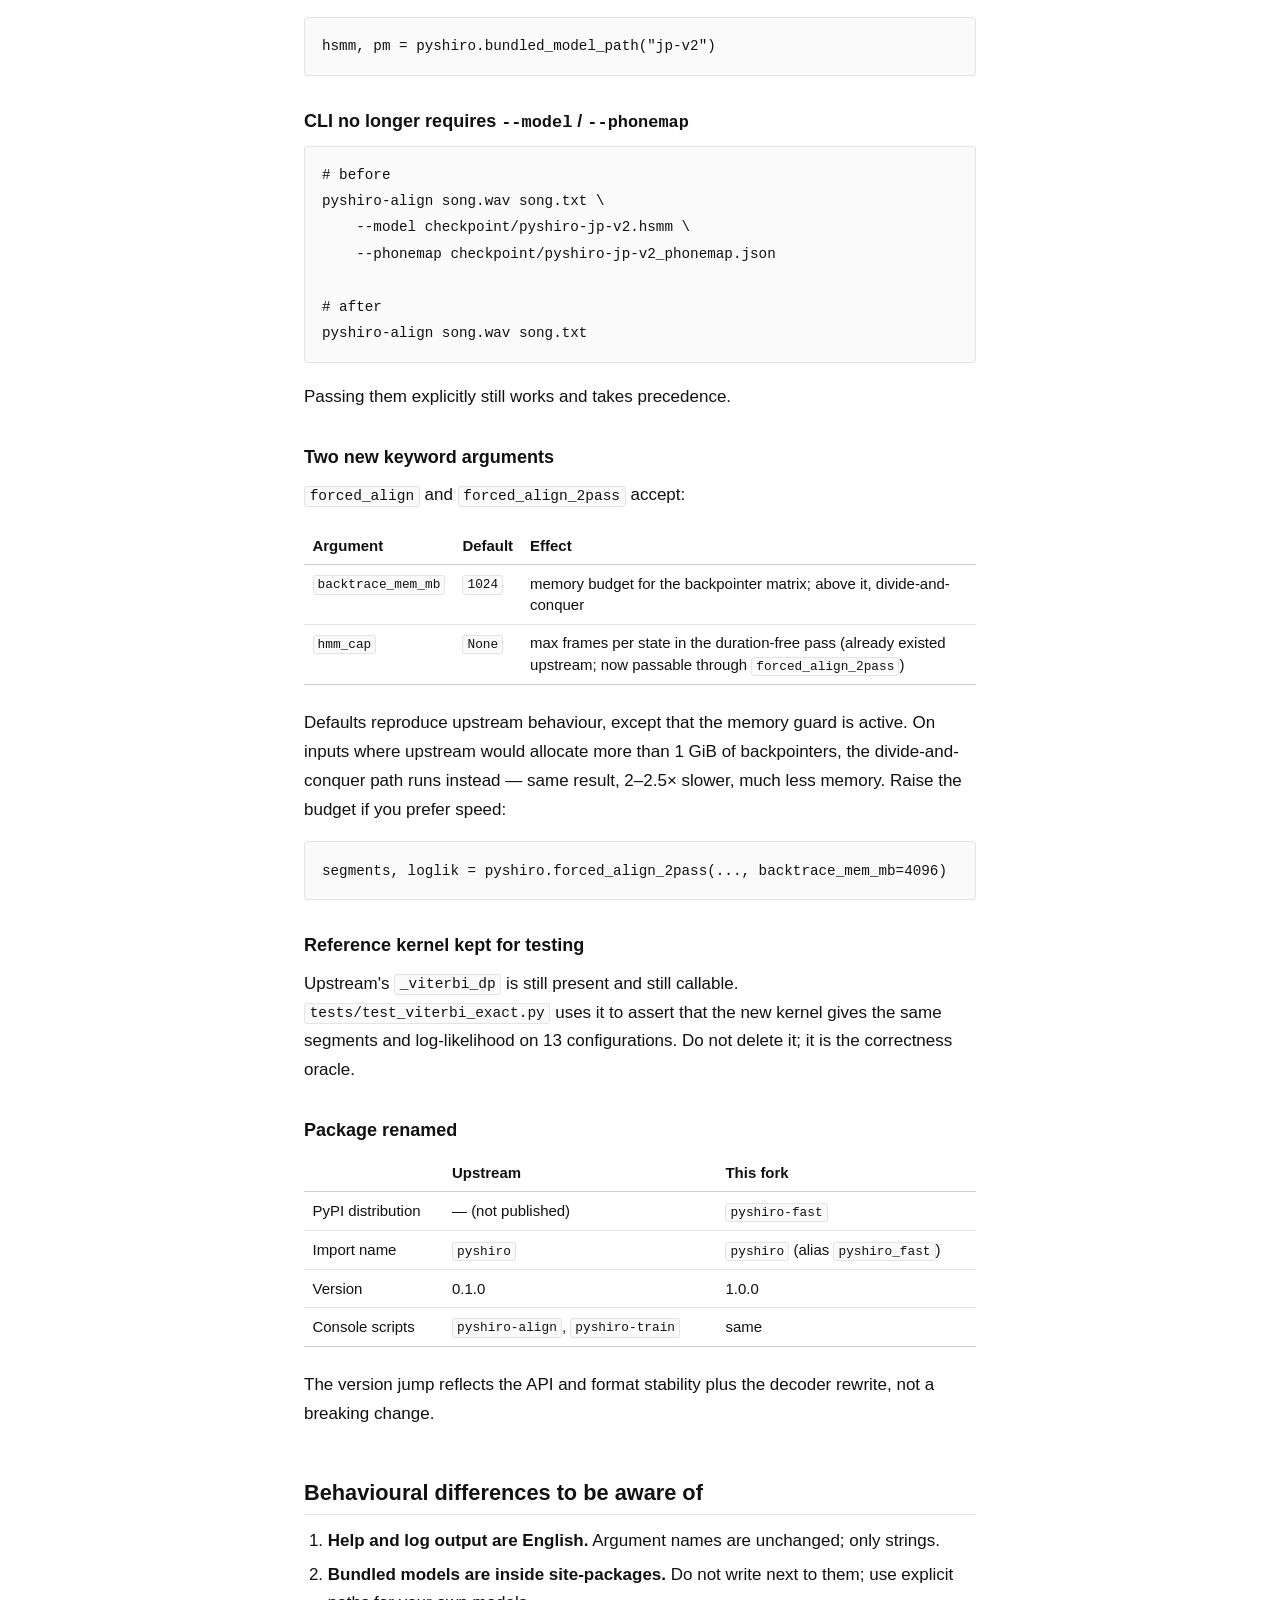
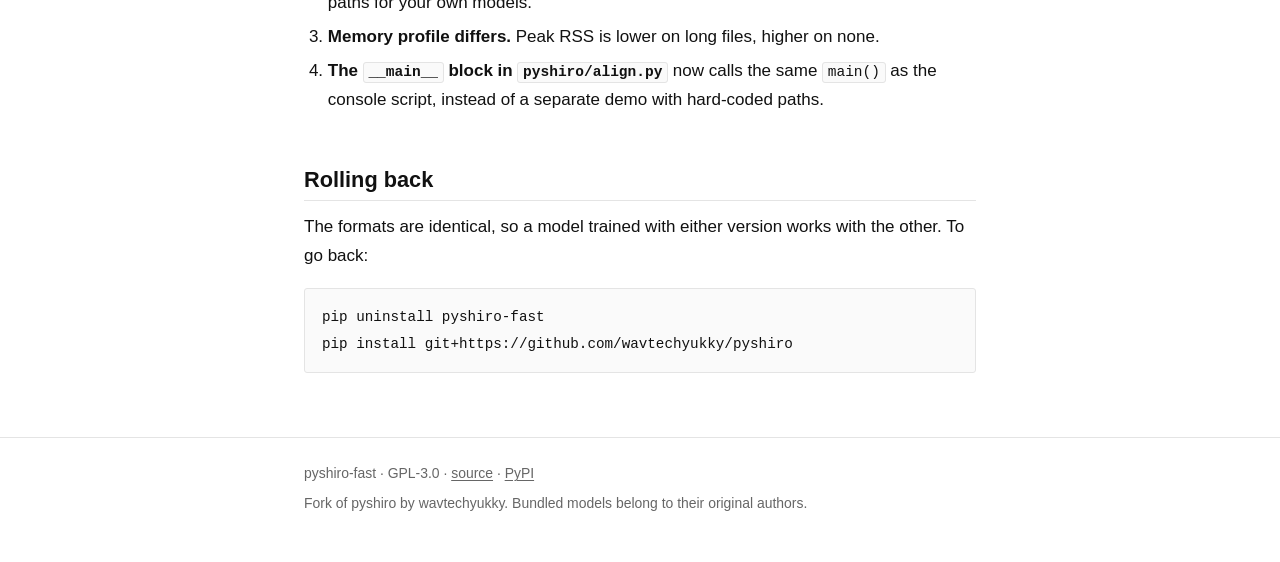
<file: docs/migration.html>
<!DOCTYPE html>
<html lang="en">
<head>
<meta charset="utf-8">
<meta name="viewport" content="width=device-width, initial-scale=1">
<title>Migrating from pyshiro · pyshiro-fast</title>
<meta name="description" content="Fast HSMM forced alignment for Japanese singing voice. A drop-in pyshiro fork, 100-700x faster on long audio, identical output.">
<link rel="stylesheet" href="style.css">
</head>
<body>
<header class="site-header">
  <div class="wrap">
    <a class="site-name" href="index.html">pyshiro-fast</a>
    <nav>
      <a href="installation.html">Install</a>
      <a href="quickstart.html">Quick start</a>
      <a href="cli.html">CLI</a>
      <a href="api.html">API</a>
      <a href="performance.html">Performance</a>
      <a href="migration.html" aria-current="page">Migration</a>
      <a href="training.html">Training</a>
      <a href="models.html">Models</a>
      <a href="development.html">Development</a>
      <a href="faq.html">FAQ</a>
    </nav>
  </div>
</header>
<main class="wrap">
<h1>Migrating from pyshiro</h1>
<p><code>pyshiro-fast</code> is a drop-in replacement for the upstream <a href="https://github.com/wavtechyukky/pyshiro">pyshiro</a>.
Scripts keep working; only paths to the bundled models change.</p>
<h2>Switch</h2>
<pre><code class="language-bash">pip uninstall pyshiro
pip install pyshiro-fast
</code></pre>
<p>The import name is still <code>pyshiro</code>:</p>
<pre><code class="language-python">import pyshiro
print(pyshiro.__version__)    # 1.0.0 (upstream: 0.1.0)
</code></pre>
<h2>What is compatible</h2>
<div class="table-wrap"><table>
<thead>
<tr>
<th>Item</th>
<th>Status</th>
</tr>
</thead>
<tbody>
<tr>
<td><code>import pyshiro</code> / <code>pyshiro.&lt;submodule&gt;</code></td>
<td>unchanged</td>
</tr>
<tr>
<td><code>.hsmm</code> models, <code>phonemap.json</code></td>
<td>unchanged, both directions</td>
</tr>
<tr>
<td><code>.lab</code>, TextGrid, Audacity labels</td>
<td>unchanged</td>
</tr>
<tr>
<td><code>forced_align</code>, <code>forced_align_2pass</code> signatures</td>
<td>unchanged, two optional keywords added</td>
</tr>
<tr>
<td><code>refine_pau_boundaries</code>, <code>realign_external_labels</code></td>
<td>unchanged</td>
</tr>
<tr>
<td>CLI <code>pyshiro-align</code>, <code>pyshiro-train</code></td>
<td>unchanged arguments; help text is now English</td>
</tr>
<tr>
<td>Alignment output</td>
<td>identical segments and identical <code>loglik</code></td>
</tr>
</tbody>
</table></div>
<h2>What changed</h2>
<h3>Models moved into the package</h3>
<p>Upstream kept models in <code>checkpoint/</code>. They now live in <code>pyshiro/data/models/</code> so they
can ship inside the wheel.</p>
<pre><code class="language-python"># before
model    = pyshiro.load_hsmm(&quot;checkpoint/pyshiro-jp-v2.hsmm&quot;)
phonemap = pyshiro.load_phonemap(&quot;checkpoint/pyshiro-jp-v2_phonemap.json&quot;)

# after — either use the helper …
model, phonemap = pyshiro.load_bundled_model()

# … or keep explicit paths
model    = pyshiro.load_hsmm(&quot;/path/to/pyshiro-jp-v2.hsmm&quot;)
</code></pre>
<p>If your code hard-codes <code>checkpoint/</code>, replace it with <code>pyshiro.bundled_model_path()</code>:</p>
<pre><code class="language-python">hsmm, pm = pyshiro.bundled_model_path(&quot;jp-v2&quot;)
</code></pre>
<h3>CLI no longer requires <code>--model</code> / <code>--phonemap</code></h3>
<pre><code class="language-bash"># before
pyshiro-align song.wav song.txt \
    --model checkpoint/pyshiro-jp-v2.hsmm \
    --phonemap checkpoint/pyshiro-jp-v2_phonemap.json

# after
pyshiro-align song.wav song.txt
</code></pre>
<p>Passing them explicitly still works and takes precedence.</p>
<h3>Two new keyword arguments</h3>
<p><code>forced_align</code> and <code>forced_align_2pass</code> accept:</p>
<div class="table-wrap"><table>
<thead>
<tr>
<th>Argument</th>
<th>Default</th>
<th>Effect</th>
</tr>
</thead>
<tbody>
<tr>
<td><code>backtrace_mem_mb</code></td>
<td><code>1024</code></td>
<td>memory budget for the backpointer matrix; above it, divide-and-conquer</td>
</tr>
<tr>
<td><code>hmm_cap</code></td>
<td><code>None</code></td>
<td>max frames per state in the duration-free pass (already existed upstream; now passable through <code>forced_align_2pass</code>)</td>
</tr>
</tbody>
</table></div>
<p>Defaults reproduce upstream behaviour, except that the memory guard is active. On inputs
where upstream would allocate more than 1 GiB of backpointers, the divide-and-conquer
path runs instead — same result, 2–2.5× slower, much less memory. Raise the budget if
you prefer speed:</p>
<pre><code class="language-python">segments, loglik = pyshiro.forced_align_2pass(..., backtrace_mem_mb=4096)
</code></pre>
<h3>Reference kernel kept for testing</h3>
<p>Upstream's <code>_viterbi_dp</code> is still present and still callable. <code>tests/test_viterbi_exact.py</code>
uses it to assert that the new kernel gives the same segments and log-likelihood on 13
configurations. Do not delete it; it is the correctness oracle.</p>
<h3>Package renamed</h3>
<div class="table-wrap"><table>
<thead>
<tr>
<th></th>
<th>Upstream</th>
<th>This fork</th>
</tr>
</thead>
<tbody>
<tr>
<td>PyPI distribution</td>
<td>— (not published)</td>
<td><code>pyshiro-fast</code></td>
</tr>
<tr>
<td>Import name</td>
<td><code>pyshiro</code></td>
<td><code>pyshiro</code> (alias <code>pyshiro_fast</code>)</td>
</tr>
<tr>
<td>Version</td>
<td>0.1.0</td>
<td>1.0.0</td>
</tr>
<tr>
<td>Console scripts</td>
<td><code>pyshiro-align</code>, <code>pyshiro-train</code></td>
<td>same</td>
</tr>
</tbody>
</table></div>
<p>The version jump reflects the API and format stability plus the decoder rewrite, not a
breaking change.</p>
<h2>Behavioural differences to be aware of</h2>
<ol>
<li><strong>Help and log output are English.</strong> Argument names are unchanged; only strings.</li>
<li><strong>Bundled models are inside site-packages.</strong> Do not write next to them; use explicit
   paths for your own models.</li>
<li><strong>Memory profile differs.</strong> Peak RSS is lower on long files, higher on none.</li>
<li><strong>The <code>__main__</code> block in <code>pyshiro/align.py</code></strong> now calls the same <code>main()</code> as the
   console script, instead of a separate demo with hard-coded paths.</li>
</ol>
<h2>Rolling back</h2>
<p>The formats are identical, so a model trained with either version works with the other.
To go back:</p>
<pre><code class="language-bash">pip uninstall pyshiro-fast
pip install git+https://github.com/wavtechyukky/pyshiro
</code></pre>
</main>
<footer class="site-footer">
  <div class="wrap">
    <p>pyshiro-fast · GPL-3.0 · <a href="https://github.com/henley04/pyshiro-fast">source</a> ·
       <a href="https://pypi.org/project/pyshiro-fast/">PyPI</a></p>
    <p class="muted">Fork of pyshiro by wavtechyukky. Bundled models belong to their
       original authors.</p>
  </div>
</footer>
</body>
</html>
</file>
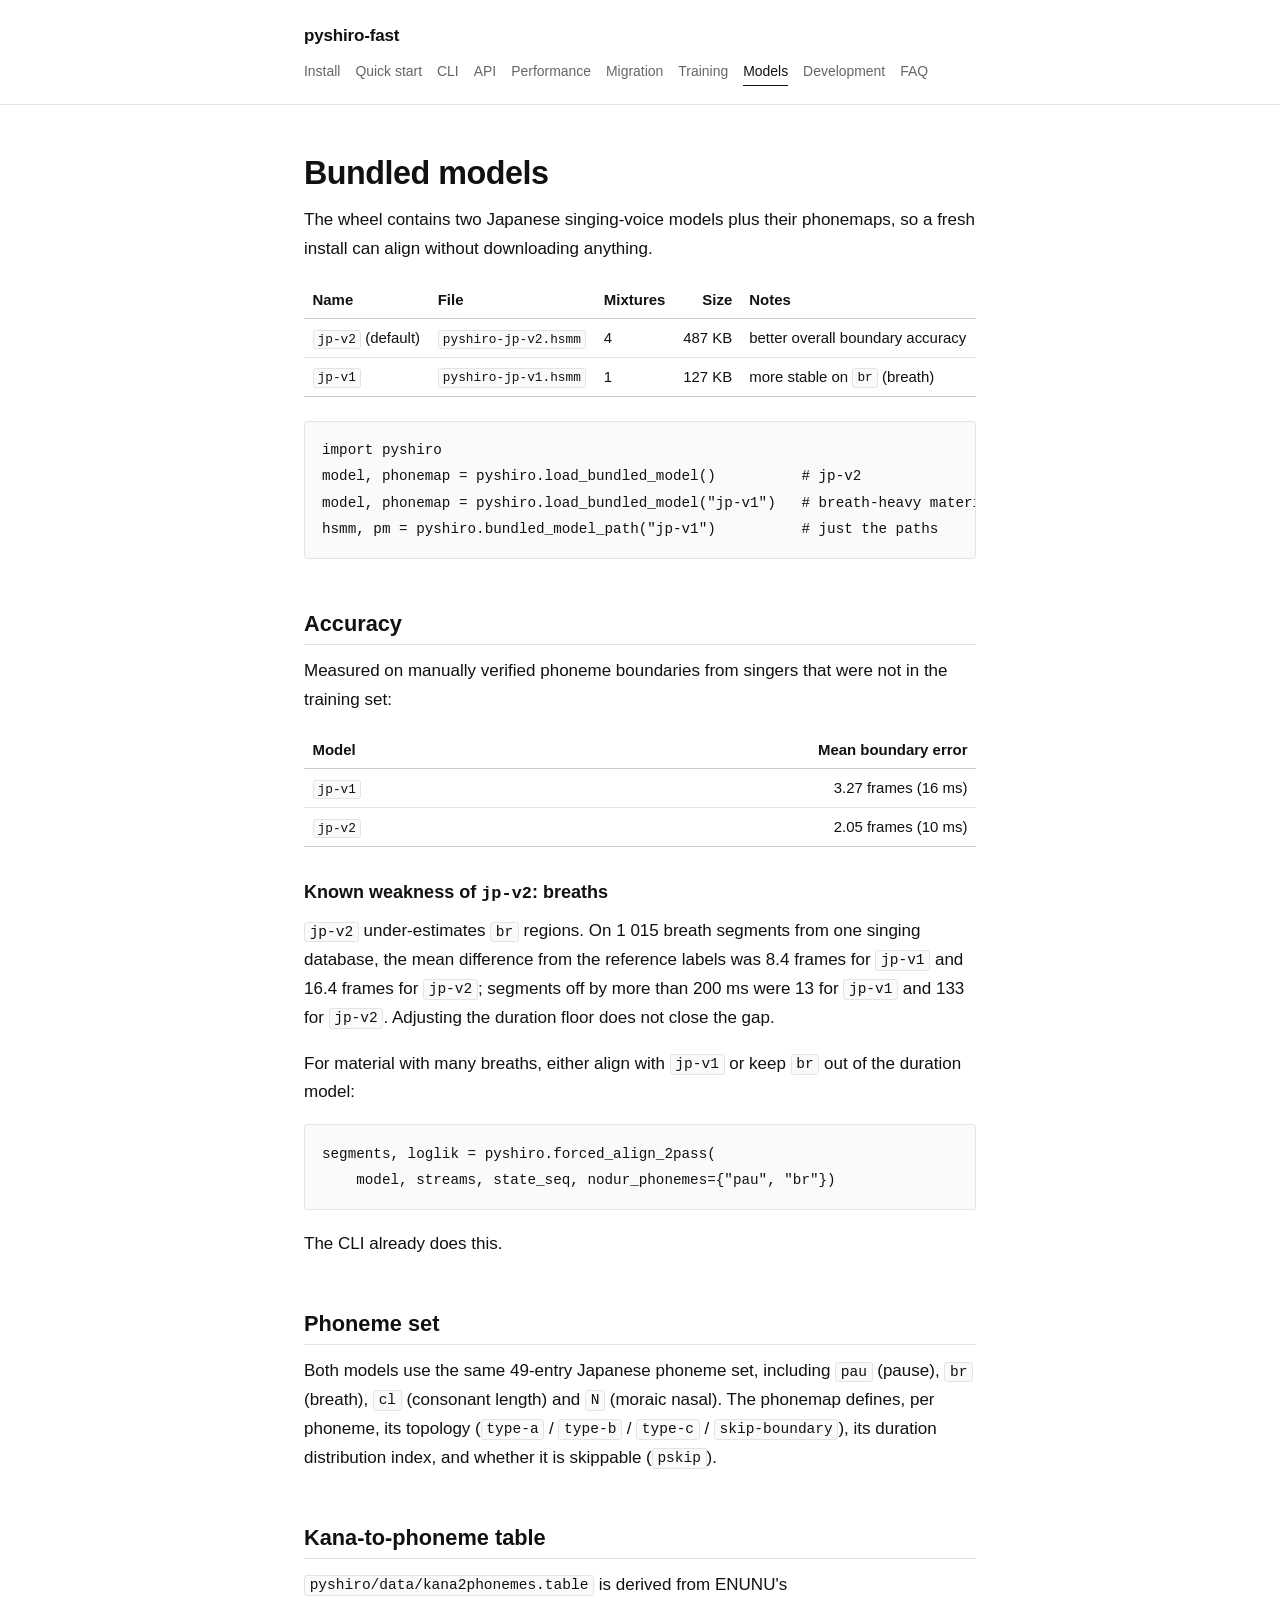
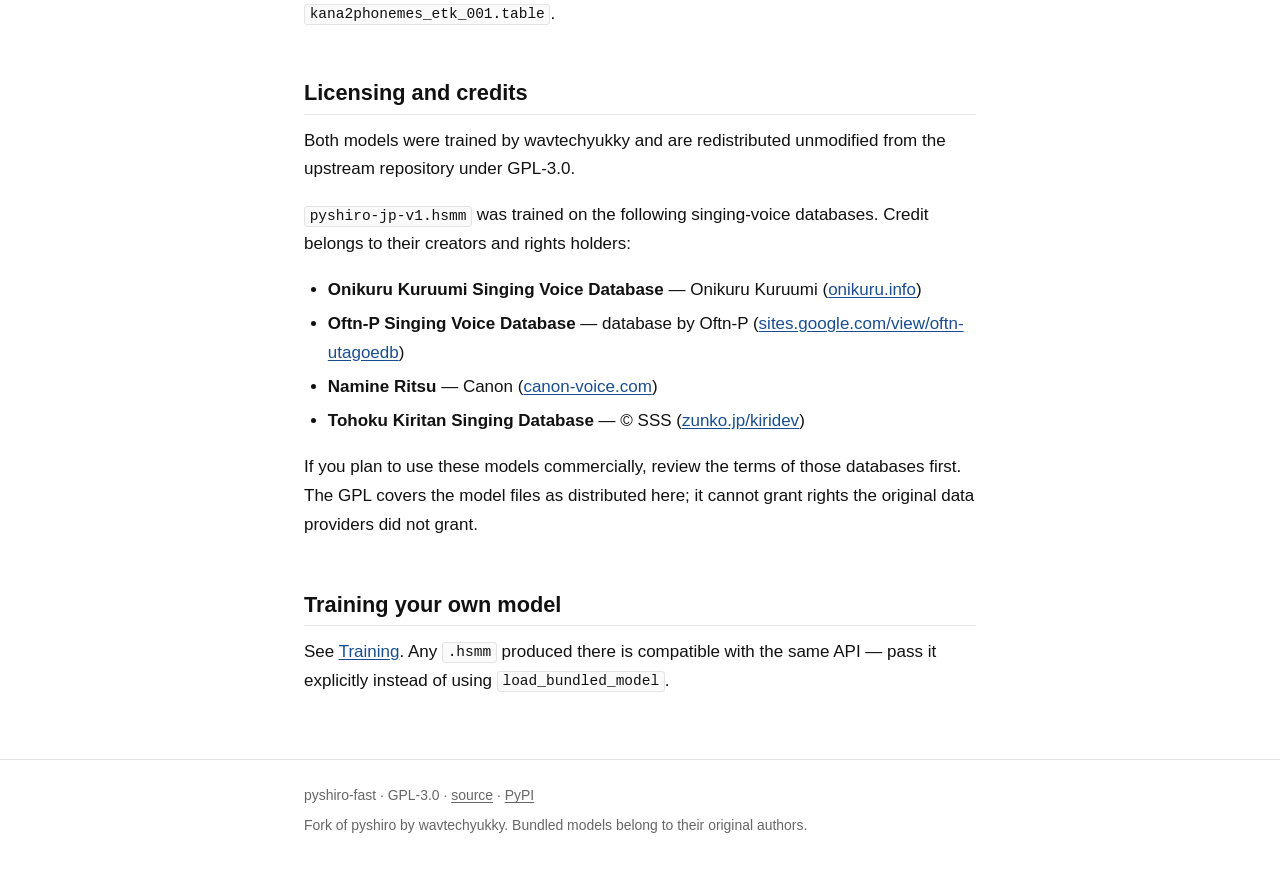
<file: docs/models.html>
<!DOCTYPE html>
<html lang="en">
<head>
<meta charset="utf-8">
<meta name="viewport" content="width=device-width, initial-scale=1">
<title>Bundled models · pyshiro-fast</title>
<meta name="description" content="Fast HSMM forced alignment for Japanese singing voice. A drop-in pyshiro fork, 100-700x faster on long audio, identical output.">
<link rel="stylesheet" href="style.css">
</head>
<body>
<header class="site-header">
  <div class="wrap">
    <a class="site-name" href="index.html">pyshiro-fast</a>
    <nav>
      <a href="installation.html">Install</a>
      <a href="quickstart.html">Quick start</a>
      <a href="cli.html">CLI</a>
      <a href="api.html">API</a>
      <a href="performance.html">Performance</a>
      <a href="migration.html">Migration</a>
      <a href="training.html">Training</a>
      <a href="models.html" aria-current="page">Models</a>
      <a href="development.html">Development</a>
      <a href="faq.html">FAQ</a>
    </nav>
  </div>
</header>
<main class="wrap">
<h1>Bundled models</h1>
<p>The wheel contains two Japanese singing-voice models plus their phonemaps, so a fresh
install can align without downloading anything.</p>
<div class="table-wrap"><table>
<thead>
<tr>
<th>Name</th>
<th>File</th>
<th>Mixtures</th>
<th style="text-align: right;">Size</th>
<th>Notes</th>
</tr>
</thead>
<tbody>
<tr>
<td><code>jp-v2</code> (default)</td>
<td><code>pyshiro-jp-v2.hsmm</code></td>
<td>4</td>
<td style="text-align: right;">487 KB</td>
<td>better overall boundary accuracy</td>
</tr>
<tr>
<td><code>jp-v1</code></td>
<td><code>pyshiro-jp-v1.hsmm</code></td>
<td>1</td>
<td style="text-align: right;">127 KB</td>
<td>more stable on <code>br</code> (breath)</td>
</tr>
</tbody>
</table></div>
<pre><code class="language-python">import pyshiro
model, phonemap = pyshiro.load_bundled_model()          # jp-v2
model, phonemap = pyshiro.load_bundled_model(&quot;jp-v1&quot;)   # breath-heavy material
hsmm, pm = pyshiro.bundled_model_path(&quot;jp-v1&quot;)          # just the paths
</code></pre>
<h2>Accuracy</h2>
<p>Measured on manually verified phoneme boundaries from singers that were not in the
training set:</p>
<div class="table-wrap"><table>
<thead>
<tr>
<th>Model</th>
<th style="text-align: right;">Mean boundary error</th>
</tr>
</thead>
<tbody>
<tr>
<td><code>jp-v1</code></td>
<td style="text-align: right;">3.27 frames (16 ms)</td>
</tr>
<tr>
<td><code>jp-v2</code></td>
<td style="text-align: right;">2.05 frames (10 ms)</td>
</tr>
</tbody>
</table></div>
<h3>Known weakness of <code>jp-v2</code>: breaths</h3>
<p><code>jp-v2</code> under-estimates <code>br</code> regions. On 1 015 breath segments from one singing database,
the mean difference from the reference labels was 8.4 frames for <code>jp-v1</code> and 16.4 frames
for <code>jp-v2</code>; segments off by more than 200 ms were 13 for <code>jp-v1</code> and 133 for <code>jp-v2</code>.
Adjusting the duration floor does not close the gap.</p>
<p>For material with many breaths, either align with <code>jp-v1</code> or keep <code>br</code> out of the
duration model:</p>
<pre><code class="language-python">segments, loglik = pyshiro.forced_align_2pass(
    model, streams, state_seq, nodur_phonemes={&quot;pau&quot;, &quot;br&quot;})
</code></pre>
<p>The CLI already does this.</p>
<h2>Phoneme set</h2>
<p>Both models use the same 49-entry Japanese phoneme set, including <code>pau</code> (pause), <code>br</code>
(breath), <code>cl</code> (consonant length) and <code>N</code> (moraic nasal). The phonemap defines, per
phoneme, its topology (<code>type-a</code> / <code>type-b</code> / <code>type-c</code> / <code>skip-boundary</code>), its duration
distribution index, and whether it is skippable (<code>pskip</code>).</p>
<h2>Kana-to-phoneme table</h2>
<p><code>pyshiro/data/kana2phonemes.table</code> is derived from ENUNU's <code>kana2phonemes_etk_001.table</code>.</p>
<h2>Licensing and credits</h2>
<p>Both models were trained by wavtechyukky and are redistributed unmodified from the
upstream repository under GPL-3.0.</p>
<p><code>pyshiro-jp-v1.hsmm</code> was trained on the following singing-voice databases. Credit belongs
to their creators and rights holders:</p>
<ul>
<li><strong>Onikuru Kuruumi Singing Voice Database</strong> — Onikuru Kuruumi
  (<a href="https://onikuru.info">onikuru.info</a>)</li>
<li><strong>Oftn-P Singing Voice Database</strong> — database by Oftn-P
  (<a href="https://sites.google.com/view/oftn-utagoedb">sites.google.com/view/oftn-utagoedb</a>)</li>
<li><strong>Namine Ritsu</strong> — Canon
  (<a href="https://www.canon-voice.com">canon-voice.com</a>)</li>
<li><strong>Tohoku Kiritan Singing Database</strong> — © SSS
  (<a href="https://zunko.jp/kiridev/login.php">zunko.jp/kiridev</a>)</li>
</ul>
<p>If you plan to use these models commercially, review the terms of those databases first.
The GPL covers the model files as distributed here; it cannot grant rights the original
data providers did not grant.</p>
<h2>Training your own model</h2>
<p>See <a href="training.html">Training</a>. Any <code>.hsmm</code> produced there is compatible with the same
API — pass it explicitly instead of using <code>load_bundled_model</code>.</p>
</main>
<footer class="site-footer">
  <div class="wrap">
    <p>pyshiro-fast · GPL-3.0 · <a href="https://github.com/henley04/pyshiro-fast">source</a> ·
       <a href="https://pypi.org/project/pyshiro-fast/">PyPI</a></p>
    <p class="muted">Fork of pyshiro by wavtechyukky. Bundled models belong to their
       original authors.</p>
  </div>
</footer>
</body>
</html>
</file>
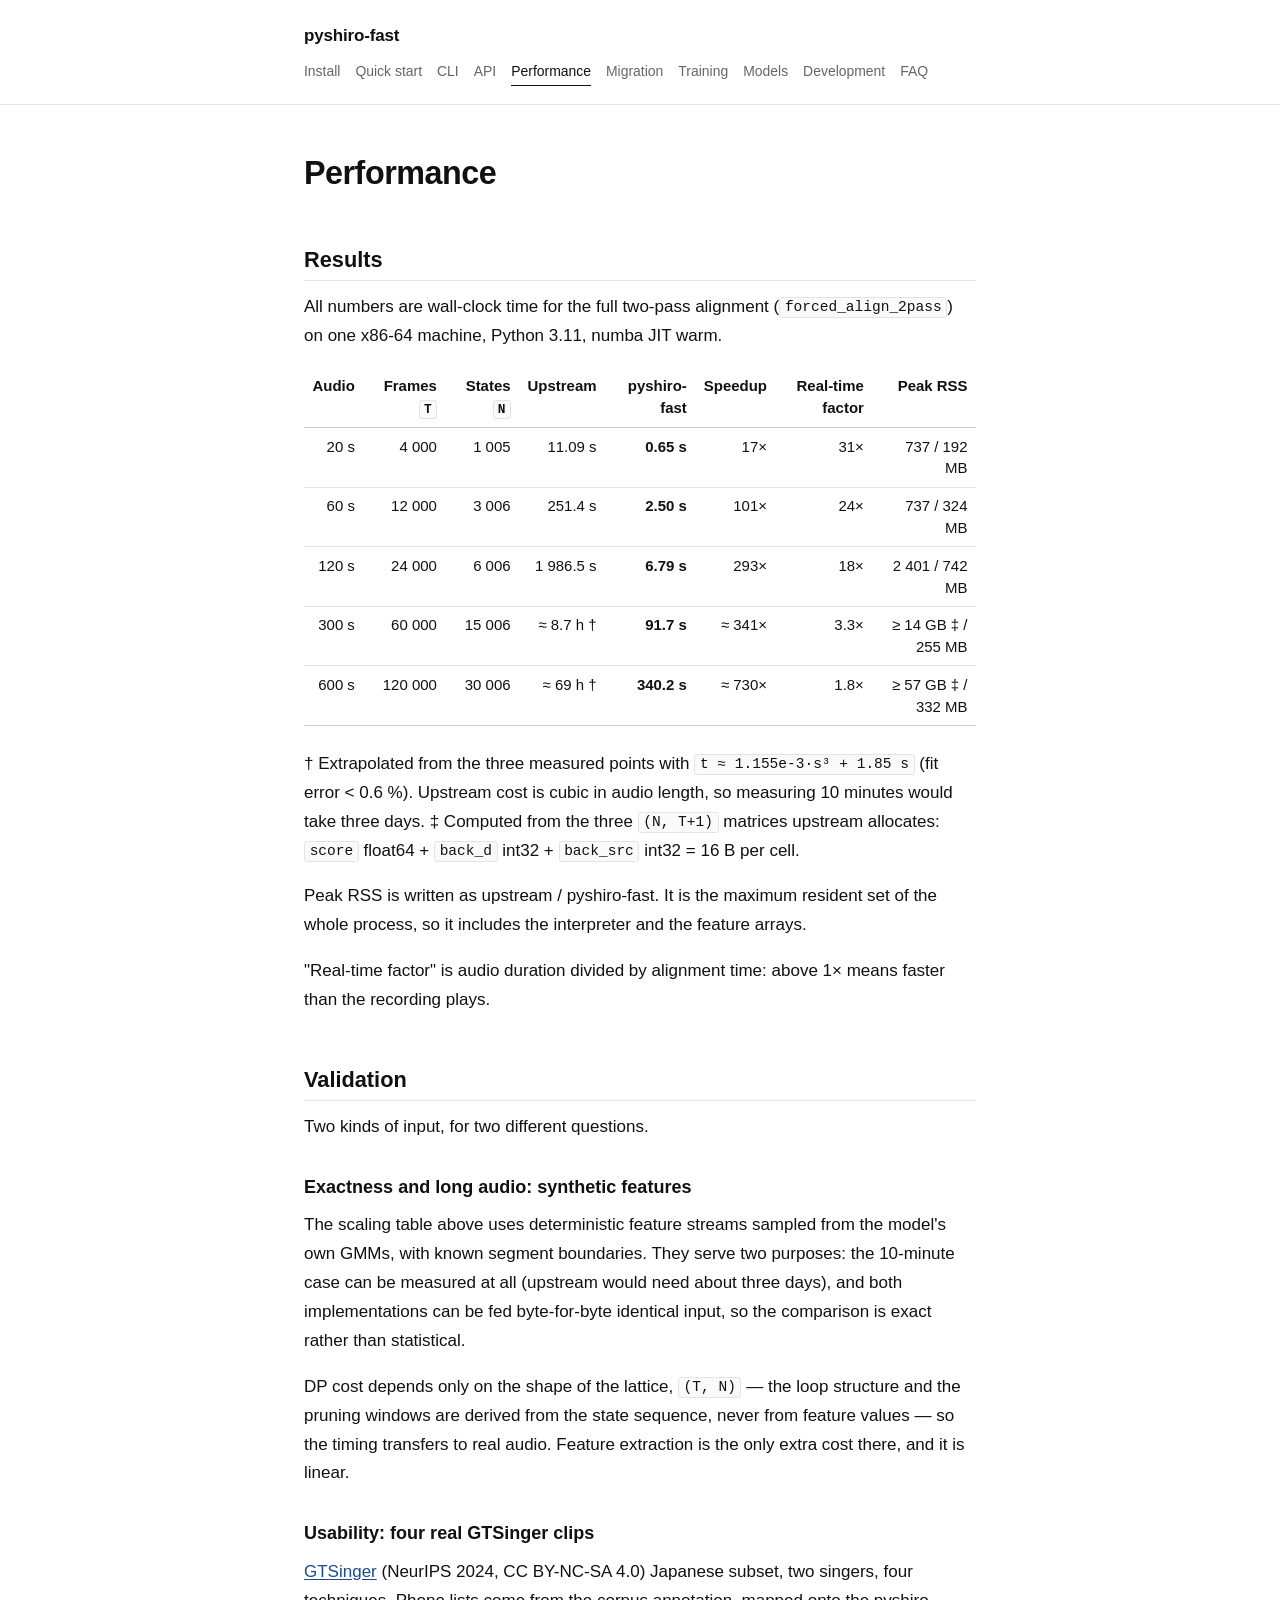
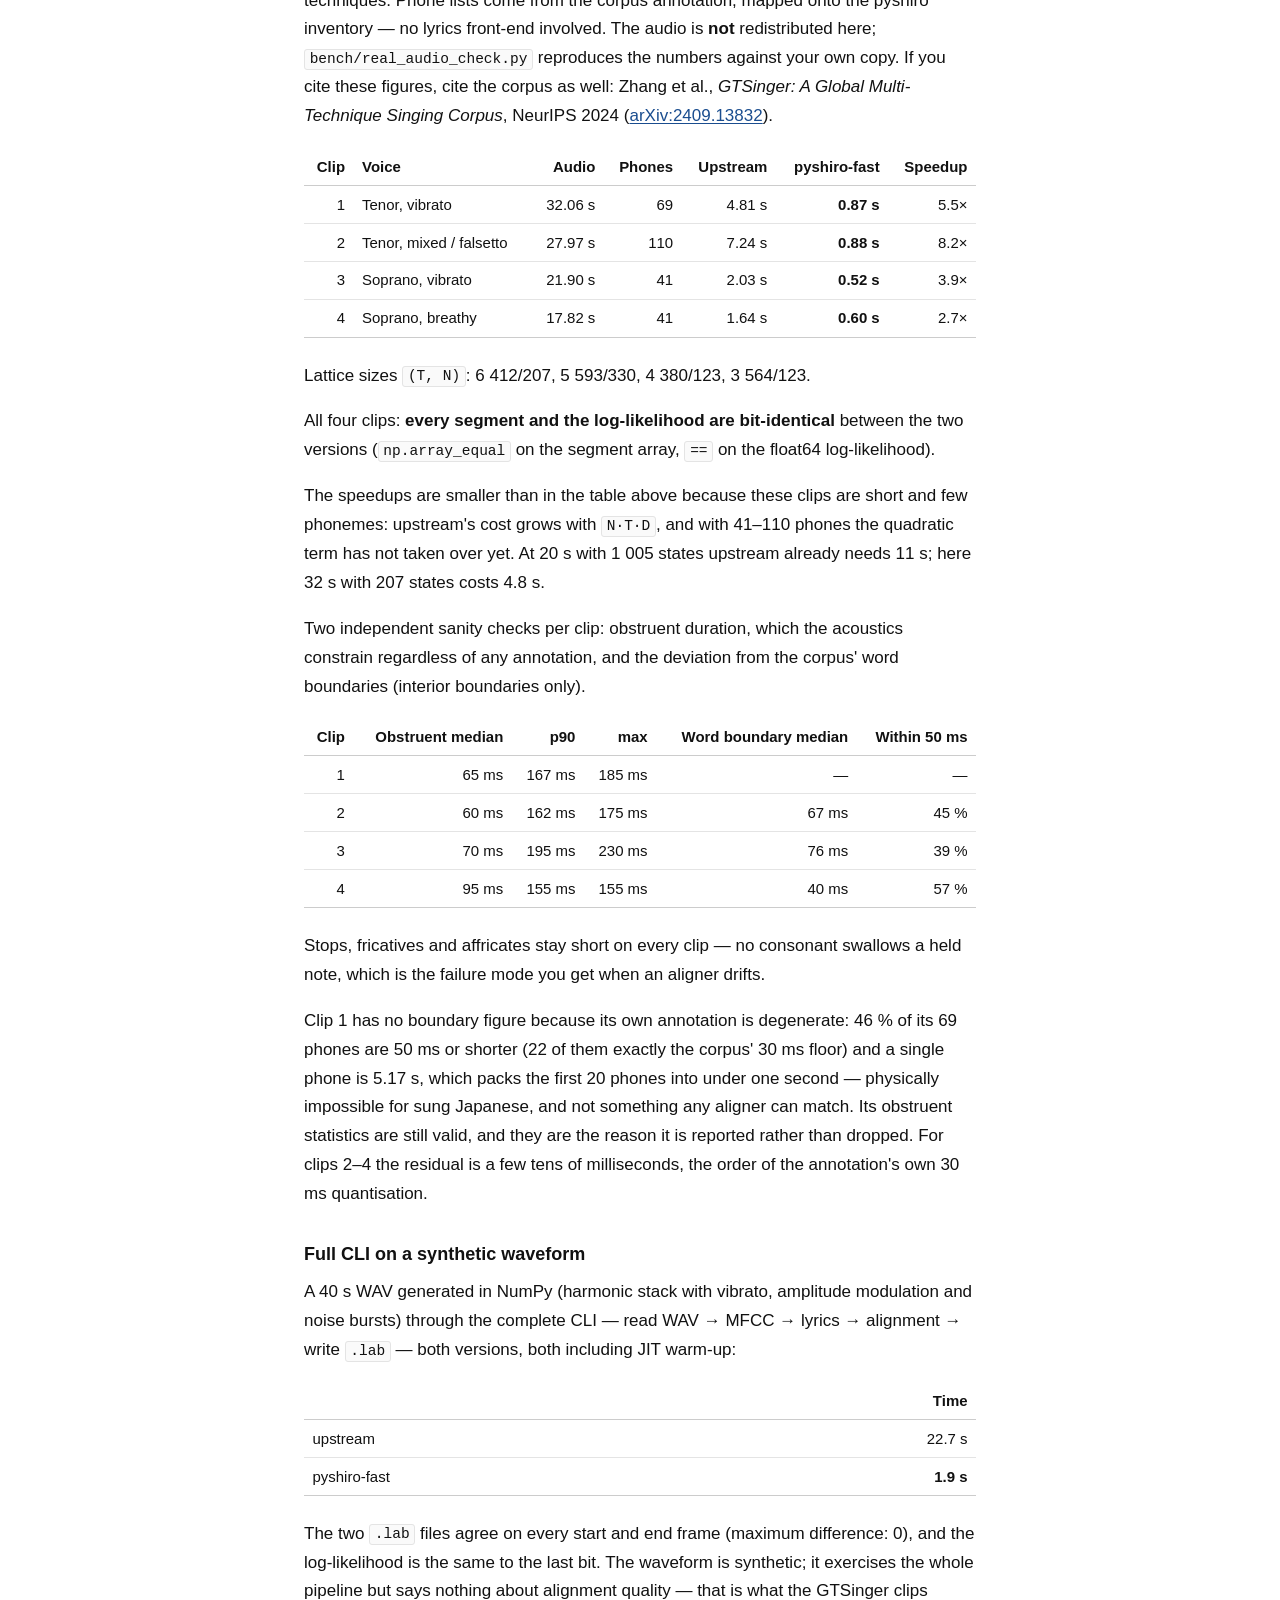
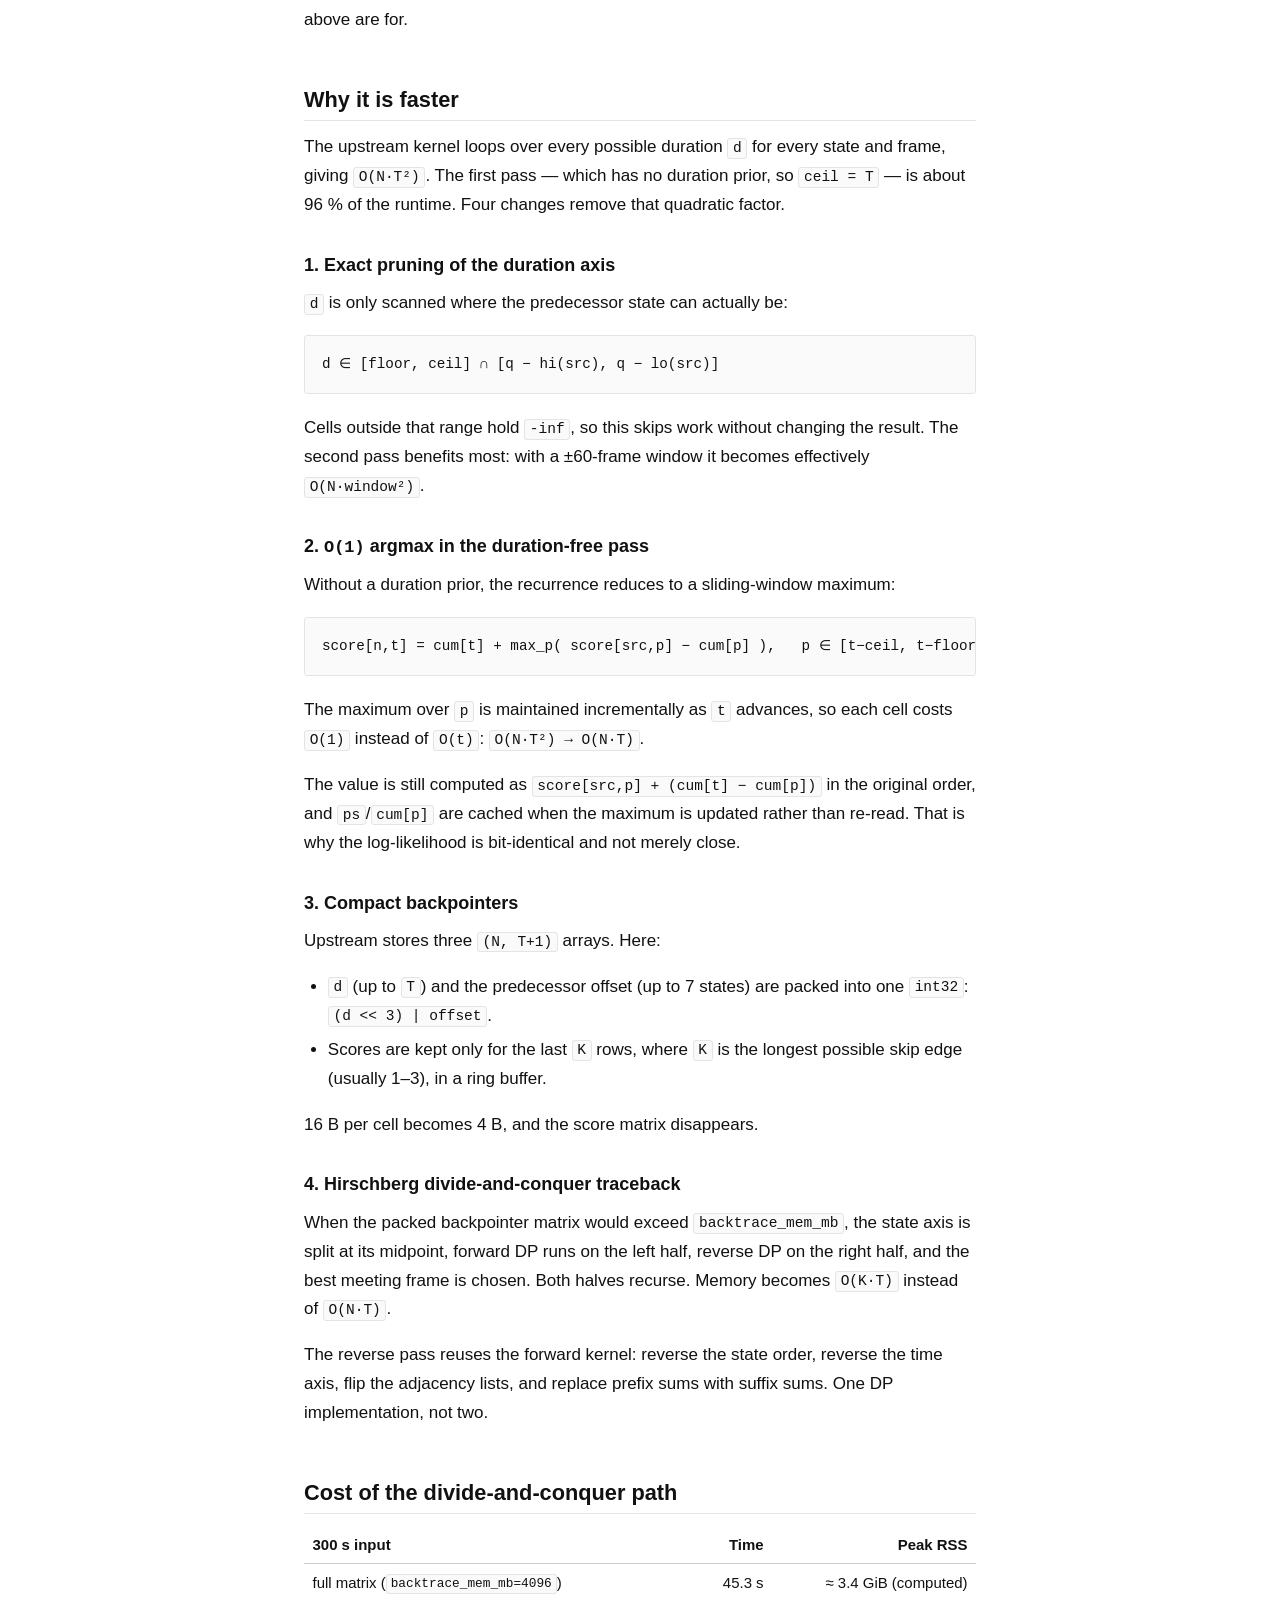
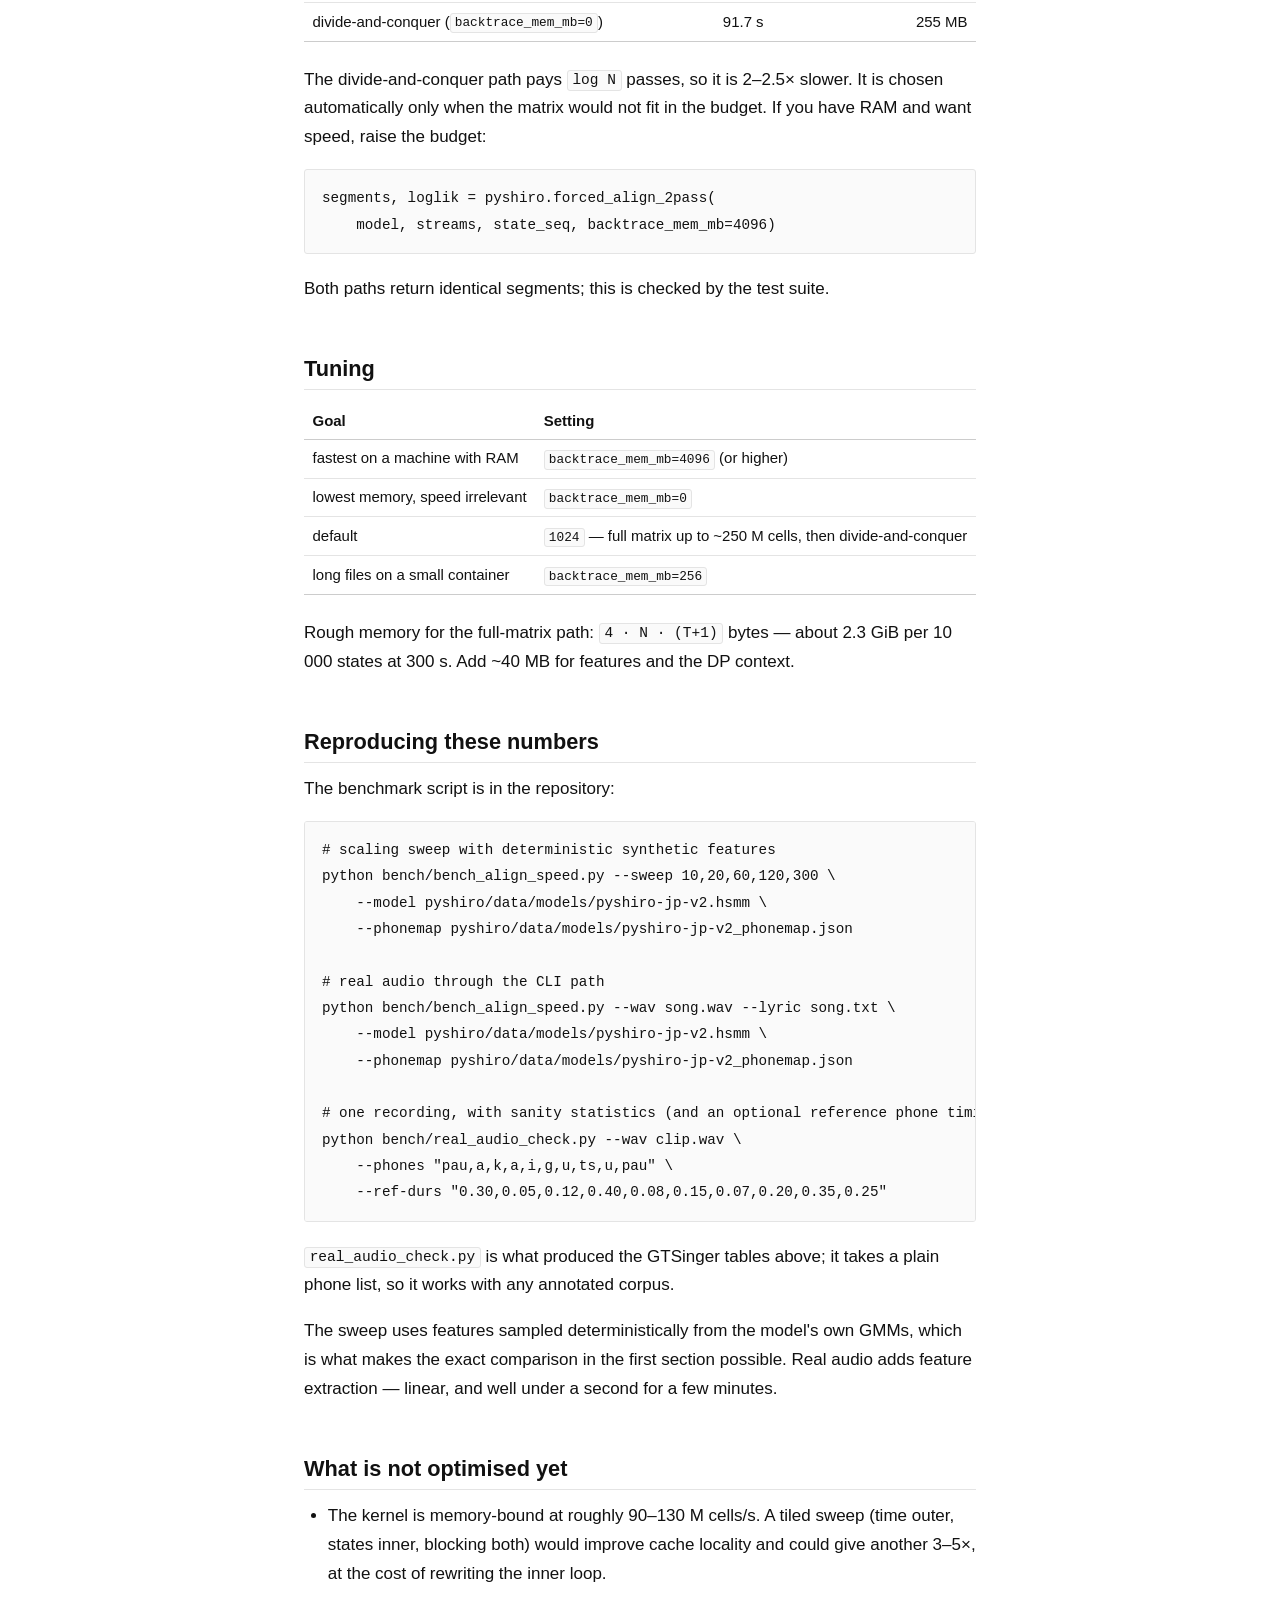
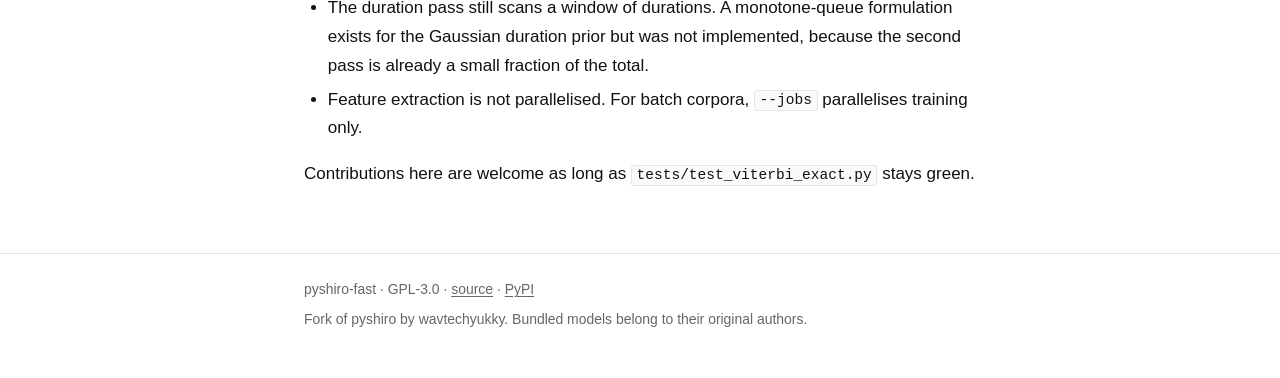
<file: docs/performance.html>
<!DOCTYPE html>
<html lang="en">
<head>
<meta charset="utf-8">
<meta name="viewport" content="width=device-width, initial-scale=1">
<title>Performance · pyshiro-fast</title>
<meta name="description" content="Fast HSMM forced alignment for Japanese singing voice. A drop-in pyshiro fork, 100-700x faster on long audio, identical output.">
<link rel="stylesheet" href="style.css">
</head>
<body>
<header class="site-header">
  <div class="wrap">
    <a class="site-name" href="index.html">pyshiro-fast</a>
    <nav>
      <a href="installation.html">Install</a>
      <a href="quickstart.html">Quick start</a>
      <a href="cli.html">CLI</a>
      <a href="api.html">API</a>
      <a href="performance.html" aria-current="page">Performance</a>
      <a href="migration.html">Migration</a>
      <a href="training.html">Training</a>
      <a href="models.html">Models</a>
      <a href="development.html">Development</a>
      <a href="faq.html">FAQ</a>
    </nav>
  </div>
</header>
<main class="wrap">
<h1>Performance</h1>
<h2>Results</h2>
<p>All numbers are wall-clock time for the full two-pass alignment (<code>forced_align_2pass</code>)
on one x86-64 machine, Python 3.11, numba JIT warm.</p>
<div class="table-wrap"><table>
<thead>
<tr>
<th style="text-align: right;">Audio</th>
<th style="text-align: right;">Frames <code>T</code></th>
<th style="text-align: right;">States <code>N</code></th>
<th style="text-align: right;">Upstream</th>
<th style="text-align: right;">pyshiro-fast</th>
<th style="text-align: right;">Speedup</th>
<th style="text-align: right;">Real-time factor</th>
<th style="text-align: right;">Peak RSS</th>
</tr>
</thead>
<tbody>
<tr>
<td style="text-align: right;">20 s</td>
<td style="text-align: right;">4 000</td>
<td style="text-align: right;">1 005</td>
<td style="text-align: right;">11.09 s</td>
<td style="text-align: right;"><strong>0.65 s</strong></td>
<td style="text-align: right;">17×</td>
<td style="text-align: right;">31×</td>
<td style="text-align: right;">737 / 192 MB</td>
</tr>
<tr>
<td style="text-align: right;">60 s</td>
<td style="text-align: right;">12 000</td>
<td style="text-align: right;">3 006</td>
<td style="text-align: right;">251.4 s</td>
<td style="text-align: right;"><strong>2.50 s</strong></td>
<td style="text-align: right;">101×</td>
<td style="text-align: right;">24×</td>
<td style="text-align: right;">737 / 324 MB</td>
</tr>
<tr>
<td style="text-align: right;">120 s</td>
<td style="text-align: right;">24 000</td>
<td style="text-align: right;">6 006</td>
<td style="text-align: right;">1 986.5 s</td>
<td style="text-align: right;"><strong>6.79 s</strong></td>
<td style="text-align: right;">293×</td>
<td style="text-align: right;">18×</td>
<td style="text-align: right;">2 401 / 742 MB</td>
</tr>
<tr>
<td style="text-align: right;">300 s</td>
<td style="text-align: right;">60 000</td>
<td style="text-align: right;">15 006</td>
<td style="text-align: right;">≈ 8.7 h †</td>
<td style="text-align: right;"><strong>91.7 s</strong></td>
<td style="text-align: right;">≈ 341×</td>
<td style="text-align: right;">3.3×</td>
<td style="text-align: right;">≥ 14 GB ‡ / 255 MB</td>
</tr>
<tr>
<td style="text-align: right;">600 s</td>
<td style="text-align: right;">120 000</td>
<td style="text-align: right;">30 006</td>
<td style="text-align: right;">≈ 69 h †</td>
<td style="text-align: right;"><strong>340.2 s</strong></td>
<td style="text-align: right;">≈ 730×</td>
<td style="text-align: right;">1.8×</td>
<td style="text-align: right;">≥ 57 GB ‡ / 332 MB</td>
</tr>
</tbody>
</table></div>
<p>† Extrapolated from the three measured points with <code>t ≈ 1.155e-3·s³ + 1.85 s</code>
(fit error &lt; 0.6 %). Upstream cost is cubic in audio length, so measuring 10 minutes
would take three days.
‡ Computed from the three <code>(N, T+1)</code> matrices upstream allocates: <code>score</code> float64 +
<code>back_d</code> int32 + <code>back_src</code> int32 = 16 B per cell.</p>
<p>Peak RSS is written as upstream / pyshiro-fast. It is the maximum resident set of the
whole process, so it includes the interpreter and the feature arrays.</p>
<p>"Real-time factor" is audio duration divided by alignment time: above 1× means faster
than the recording plays.</p>
<h2>Validation</h2>
<p>Two kinds of input, for two different questions.</p>
<h3>Exactness and long audio: synthetic features</h3>
<p>The scaling table above uses deterministic feature streams sampled from the model's own
GMMs, with known segment boundaries. They serve two purposes: the 10-minute case can be
measured at all (upstream would need about three days), and both implementations can be
fed byte-for-byte identical input, so the comparison is exact rather than statistical.</p>
<p>DP cost depends only on the shape of the lattice, <code>(T, N)</code> — the loop structure and the
pruning windows are derived from the state sequence, never from feature values — so the
timing transfers to real audio. Feature extraction is the only extra cost there, and it
is linear.</p>
<h3>Usability: four real GTSinger clips</h3>
<p><a href="https://huggingface.co/datasets/GTSinger/GTSinger">GTSinger</a> (NeurIPS 2024, CC BY-NC-SA
4.0) Japanese subset, two singers, four techniques. Phone lists come from the corpus
annotation, mapped onto the pyshiro inventory — no lyrics front-end involved. The audio
is <strong>not</strong> redistributed here; <code>bench/real_audio_check.py</code> reproduces the numbers against
your own copy. If you cite these figures, cite the corpus as well: Zhang et al.,
<em>GTSinger: A Global Multi-Technique Singing Corpus</em>, NeurIPS 2024
(<a href="https://arxiv.org/abs/2409.13832">arXiv:2409.13832</a>).</p>
<div class="table-wrap"><table>
<thead>
<tr>
<th style="text-align: right;">Clip</th>
<th>Voice</th>
<th style="text-align: right;">Audio</th>
<th style="text-align: right;">Phones</th>
<th style="text-align: right;">Upstream</th>
<th style="text-align: right;">pyshiro-fast</th>
<th style="text-align: right;">Speedup</th>
</tr>
</thead>
<tbody>
<tr>
<td style="text-align: right;">1</td>
<td>Tenor, vibrato</td>
<td style="text-align: right;">32.06 s</td>
<td style="text-align: right;">69</td>
<td style="text-align: right;">4.81 s</td>
<td style="text-align: right;"><strong>0.87 s</strong></td>
<td style="text-align: right;">5.5×</td>
</tr>
<tr>
<td style="text-align: right;">2</td>
<td>Tenor, mixed / falsetto</td>
<td style="text-align: right;">27.97 s</td>
<td style="text-align: right;">110</td>
<td style="text-align: right;">7.24 s</td>
<td style="text-align: right;"><strong>0.88 s</strong></td>
<td style="text-align: right;">8.2×</td>
</tr>
<tr>
<td style="text-align: right;">3</td>
<td>Soprano, vibrato</td>
<td style="text-align: right;">21.90 s</td>
<td style="text-align: right;">41</td>
<td style="text-align: right;">2.03 s</td>
<td style="text-align: right;"><strong>0.52 s</strong></td>
<td style="text-align: right;">3.9×</td>
</tr>
<tr>
<td style="text-align: right;">4</td>
<td>Soprano, breathy</td>
<td style="text-align: right;">17.82 s</td>
<td style="text-align: right;">41</td>
<td style="text-align: right;">1.64 s</td>
<td style="text-align: right;"><strong>0.60 s</strong></td>
<td style="text-align: right;">2.7×</td>
</tr>
</tbody>
</table></div>
<p>Lattice sizes <code>(T, N)</code>: 6 412/207, 5 593/330, 4 380/123, 3 564/123.</p>
<p>All four clips: <strong>every segment and the log-likelihood are bit-identical</strong> between the two
versions (<code>np.array_equal</code> on the segment array, <code>==</code> on the float64 log-likelihood).</p>
<p>The speedups are smaller than in the table above because these clips are short and few
phonemes: upstream's cost grows with <code>N·T·D</code>, and with 41–110 phones the quadratic term
has not taken over yet. At 20 s with 1 005 states upstream already needs 11 s; here 32 s
with 207 states costs 4.8 s.</p>
<p>Two independent sanity checks per clip: obstruent duration, which the acoustics
constrain regardless of any annotation, and the deviation from the corpus' word
boundaries (interior boundaries only).</p>
<div class="table-wrap"><table>
<thead>
<tr>
<th style="text-align: right;">Clip</th>
<th style="text-align: right;">Obstruent median</th>
<th style="text-align: right;">p90</th>
<th style="text-align: right;">max</th>
<th style="text-align: right;">Word boundary median</th>
<th style="text-align: right;">Within 50 ms</th>
</tr>
</thead>
<tbody>
<tr>
<td style="text-align: right;">1</td>
<td style="text-align: right;">65 ms</td>
<td style="text-align: right;">167 ms</td>
<td style="text-align: right;">185 ms</td>
<td style="text-align: right;">—</td>
<td style="text-align: right;">—</td>
</tr>
<tr>
<td style="text-align: right;">2</td>
<td style="text-align: right;">60 ms</td>
<td style="text-align: right;">162 ms</td>
<td style="text-align: right;">175 ms</td>
<td style="text-align: right;">67 ms</td>
<td style="text-align: right;">45 %</td>
</tr>
<tr>
<td style="text-align: right;">3</td>
<td style="text-align: right;">70 ms</td>
<td style="text-align: right;">195 ms</td>
<td style="text-align: right;">230 ms</td>
<td style="text-align: right;">76 ms</td>
<td style="text-align: right;">39 %</td>
</tr>
<tr>
<td style="text-align: right;">4</td>
<td style="text-align: right;">95 ms</td>
<td style="text-align: right;">155 ms</td>
<td style="text-align: right;">155 ms</td>
<td style="text-align: right;">40 ms</td>
<td style="text-align: right;">57 %</td>
</tr>
</tbody>
</table></div>
<p>Stops, fricatives and affricates stay short on every clip — no consonant swallows a held
note, which is the failure mode you get when an aligner drifts.</p>
<p>Clip 1 has no boundary figure because its own annotation is degenerate: 46 % of its 69
phones are 50 ms or shorter (22 of them exactly the corpus' 30 ms floor) and a single
phone is 5.17 s, which packs the first 20 phones into under one second — physically impossible for sung Japanese, and not
something any aligner can match. Its obstruent statistics are still valid, and they are
the reason it is reported rather than dropped. For clips 2–4 the residual is a few tens of
milliseconds, the order of the annotation's own 30 ms quantisation.</p>
<h3>Full CLI on a synthetic waveform</h3>
<p>A 40 s WAV generated in NumPy (harmonic stack with vibrato, amplitude modulation and
noise bursts) through the complete CLI — read WAV → MFCC → lyrics → alignment → write
<code>.lab</code> — both versions, both including JIT warm-up:</p>
<div class="table-wrap"><table>
<thead>
<tr>
<th></th>
<th style="text-align: right;">Time</th>
</tr>
</thead>
<tbody>
<tr>
<td>upstream</td>
<td style="text-align: right;">22.7 s</td>
</tr>
<tr>
<td>pyshiro-fast</td>
<td style="text-align: right;"><strong>1.9 s</strong></td>
</tr>
</tbody>
</table></div>
<p>The two <code>.lab</code> files agree on every start and end frame (maximum difference: 0), and the
log-likelihood is the same to the last bit. The waveform is synthetic; it exercises the
whole pipeline but says nothing about alignment quality — that is what the GTSinger clips
above are for.</p>
<h2>Why it is faster</h2>
<p>The upstream kernel loops over every possible duration <code>d</code> for every state and frame,
giving <code>O(N·T²)</code>. The first pass — which has no duration prior, so <code>ceil = T</code> — is about
96 % of the runtime. Four changes remove that quadratic factor.</p>
<h3>1. Exact pruning of the duration axis</h3>
<p><code>d</code> is only scanned where the predecessor state can actually be:</p>
<pre><code class="language-text">d ∈ [floor, ceil] ∩ [q − hi(src), q − lo(src)]
</code></pre>
<p>Cells outside that range hold <code>-inf</code>, so this skips work without changing the result.
The second pass benefits most: with a ±60-frame window it becomes effectively
<code>O(N·window²)</code>.</p>
<h3>2. <code>O(1)</code> argmax in the duration-free pass</h3>
<p>Without a duration prior, the recurrence reduces to a sliding-window maximum:</p>
<pre><code class="language-text">score[n,t] = cum[t] + max_p( score[src,p] − cum[p] ),   p ∈ [t−ceil, t−floor]
</code></pre>
<p>The maximum over <code>p</code> is maintained incrementally as <code>t</code> advances, so each cell costs
<code>O(1)</code> instead of <code>O(t)</code>: <code>O(N·T²) → O(N·T)</code>.</p>
<p>The value is still computed as <code>score[src,p] + (cum[t] − cum[p])</code> in the original order,
and <code>ps</code>/<code>cum[p]</code> are cached when the maximum is updated rather than re-read. That is why
the log-likelihood is bit-identical and not merely close.</p>
<h3>3. Compact backpointers</h3>
<p>Upstream stores three <code>(N, T+1)</code> arrays. Here:</p>
<ul>
<li><code>d</code> (up to <code>T</code>) and the predecessor offset (up to 7 states) are packed into one
  <code>int32</code>: <code>(d &lt;&lt; 3) | offset</code>.</li>
<li>Scores are kept only for the last <code>K</code> rows, where <code>K</code> is the longest possible skip
  edge (usually 1–3), in a ring buffer.</li>
</ul>
<p>16 B per cell becomes 4 B, and the score matrix disappears.</p>
<h3>4. Hirschberg divide-and-conquer traceback</h3>
<p>When the packed backpointer matrix would exceed <code>backtrace_mem_mb</code>, the state axis is
split at its midpoint, forward DP runs on the left half, reverse DP on the right half,
and the best meeting frame is chosen. Both halves recurse. Memory becomes <code>O(K·T)</code>
instead of <code>O(N·T)</code>.</p>
<p>The reverse pass reuses the forward kernel: reverse the state order, reverse the time
axis, flip the adjacency lists, and replace prefix sums with suffix sums. One DP
implementation, not two.</p>
<h2>Cost of the divide-and-conquer path</h2>
<div class="table-wrap"><table>
<thead>
<tr>
<th>300 s input</th>
<th style="text-align: right;">Time</th>
<th style="text-align: right;">Peak RSS</th>
</tr>
</thead>
<tbody>
<tr>
<td>full matrix (<code>backtrace_mem_mb=4096</code>)</td>
<td style="text-align: right;">45.3 s</td>
<td style="text-align: right;">≈ 3.4 GiB (computed)</td>
</tr>
<tr>
<td>divide-and-conquer (<code>backtrace_mem_mb=0</code>)</td>
<td style="text-align: right;">91.7 s</td>
<td style="text-align: right;">255 MB</td>
</tr>
</tbody>
</table></div>
<p>The divide-and-conquer path pays <code>log N</code> passes, so it is 2–2.5× slower. It is chosen
automatically only when the matrix would not fit in the budget. If you have RAM and want
speed, raise the budget:</p>
<pre><code class="language-python">segments, loglik = pyshiro.forced_align_2pass(
    model, streams, state_seq, backtrace_mem_mb=4096)
</code></pre>
<p>Both paths return identical segments; this is checked by the test suite.</p>
<h2>Tuning</h2>
<div class="table-wrap"><table>
<thead>
<tr>
<th>Goal</th>
<th>Setting</th>
</tr>
</thead>
<tbody>
<tr>
<td>fastest on a machine with RAM</td>
<td><code>backtrace_mem_mb=4096</code> (or higher)</td>
</tr>
<tr>
<td>lowest memory, speed irrelevant</td>
<td><code>backtrace_mem_mb=0</code></td>
</tr>
<tr>
<td>default</td>
<td><code>1024</code> — full matrix up to ~250 M cells, then divide-and-conquer</td>
</tr>
<tr>
<td>long files on a small container</td>
<td><code>backtrace_mem_mb=256</code></td>
</tr>
</tbody>
</table></div>
<p>Rough memory for the full-matrix path: <code>4 · N · (T+1)</code> bytes — about 2.3 GiB per
10 000 states at 300 s. Add ~40 MB for features and the DP context.</p>
<h2>Reproducing these numbers</h2>
<p>The benchmark script is in the repository:</p>
<pre><code class="language-bash"># scaling sweep with deterministic synthetic features
python bench/bench_align_speed.py --sweep 10,20,60,120,300 \
    --model pyshiro/data/models/pyshiro-jp-v2.hsmm \
    --phonemap pyshiro/data/models/pyshiro-jp-v2_phonemap.json

# real audio through the CLI path
python bench/bench_align_speed.py --wav song.wav --lyric song.txt \
    --model pyshiro/data/models/pyshiro-jp-v2.hsmm \
    --phonemap pyshiro/data/models/pyshiro-jp-v2_phonemap.json

# one recording, with sanity statistics (and an optional reference phone timing)
python bench/real_audio_check.py --wav clip.wav \
    --phones &quot;pau,a,k,a,i,g,u,ts,u,pau&quot; \
    --ref-durs &quot;0.30,0.05,0.12,0.40,0.08,0.15,0.07,0.20,0.35,0.25&quot;
</code></pre>
<p><code>real_audio_check.py</code> is what produced the GTSinger tables above; it takes a plain phone
list, so it works with any annotated corpus.</p>
<p>The sweep uses features sampled deterministically from the model's own GMMs, which is what
makes the exact comparison in the first section possible. Real audio adds feature
extraction — linear, and well under a second for a few minutes.</p>
<h2>What is not optimised yet</h2>
<ul>
<li>The kernel is memory-bound at roughly 90–130 M cells/s. A tiled sweep (time outer,
  states inner, blocking both) would improve cache locality and could give another
  3–5×, at the cost of rewriting the inner loop.</li>
<li>The duration pass still scans a window of durations. A monotone-queue formulation
  exists for the Gaussian duration prior but was not implemented, because the second
  pass is already a small fraction of the total.</li>
<li>Feature extraction is not parallelised. For batch corpora, <code>--jobs</code> parallelises
  training only.</li>
</ul>
<p>Contributions here are welcome as long as <code>tests/test_viterbi_exact.py</code> stays green.</p>
</main>
<footer class="site-footer">
  <div class="wrap">
    <p>pyshiro-fast · GPL-3.0 · <a href="https://github.com/henley04/pyshiro-fast">source</a> ·
       <a href="https://pypi.org/project/pyshiro-fast/">PyPI</a></p>
    <p class="muted">Fork of pyshiro by wavtechyukky. Bundled models belong to their
       original authors.</p>
  </div>
</footer>
</body>
</html>
</file>
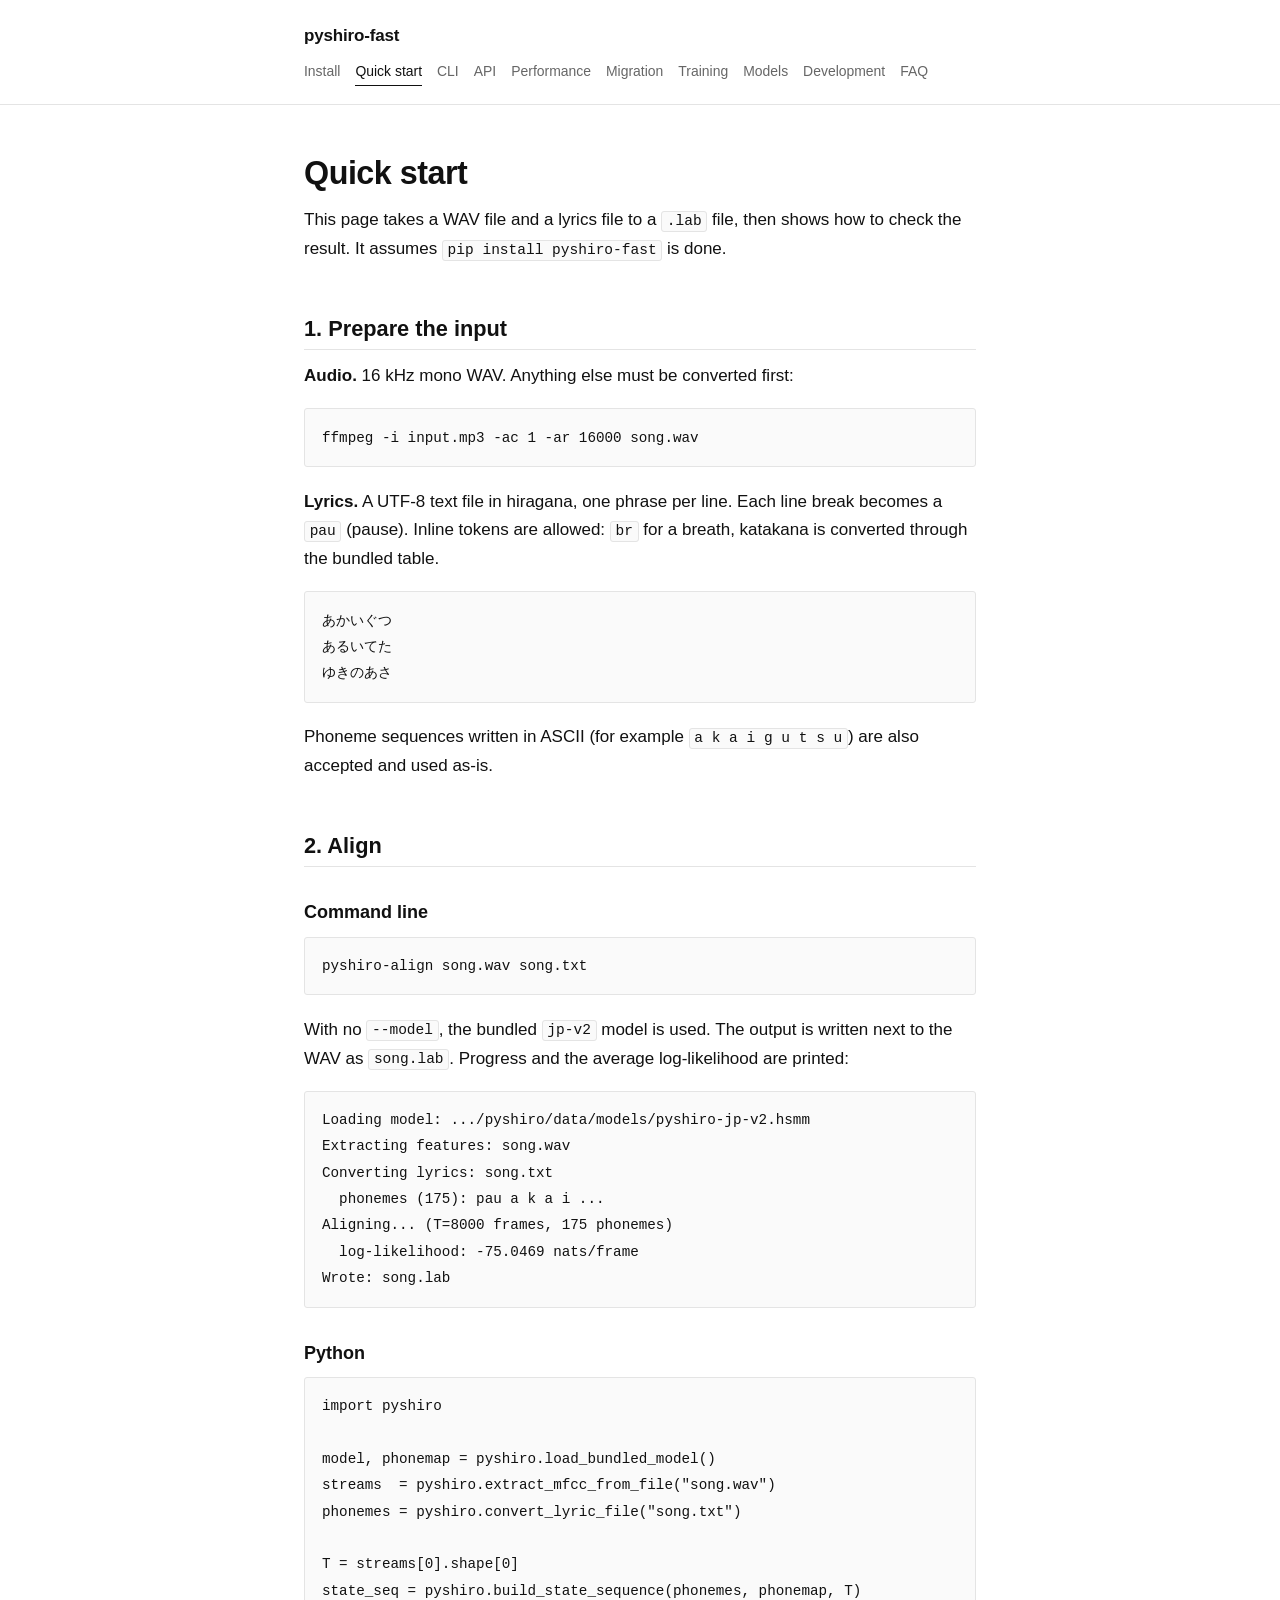
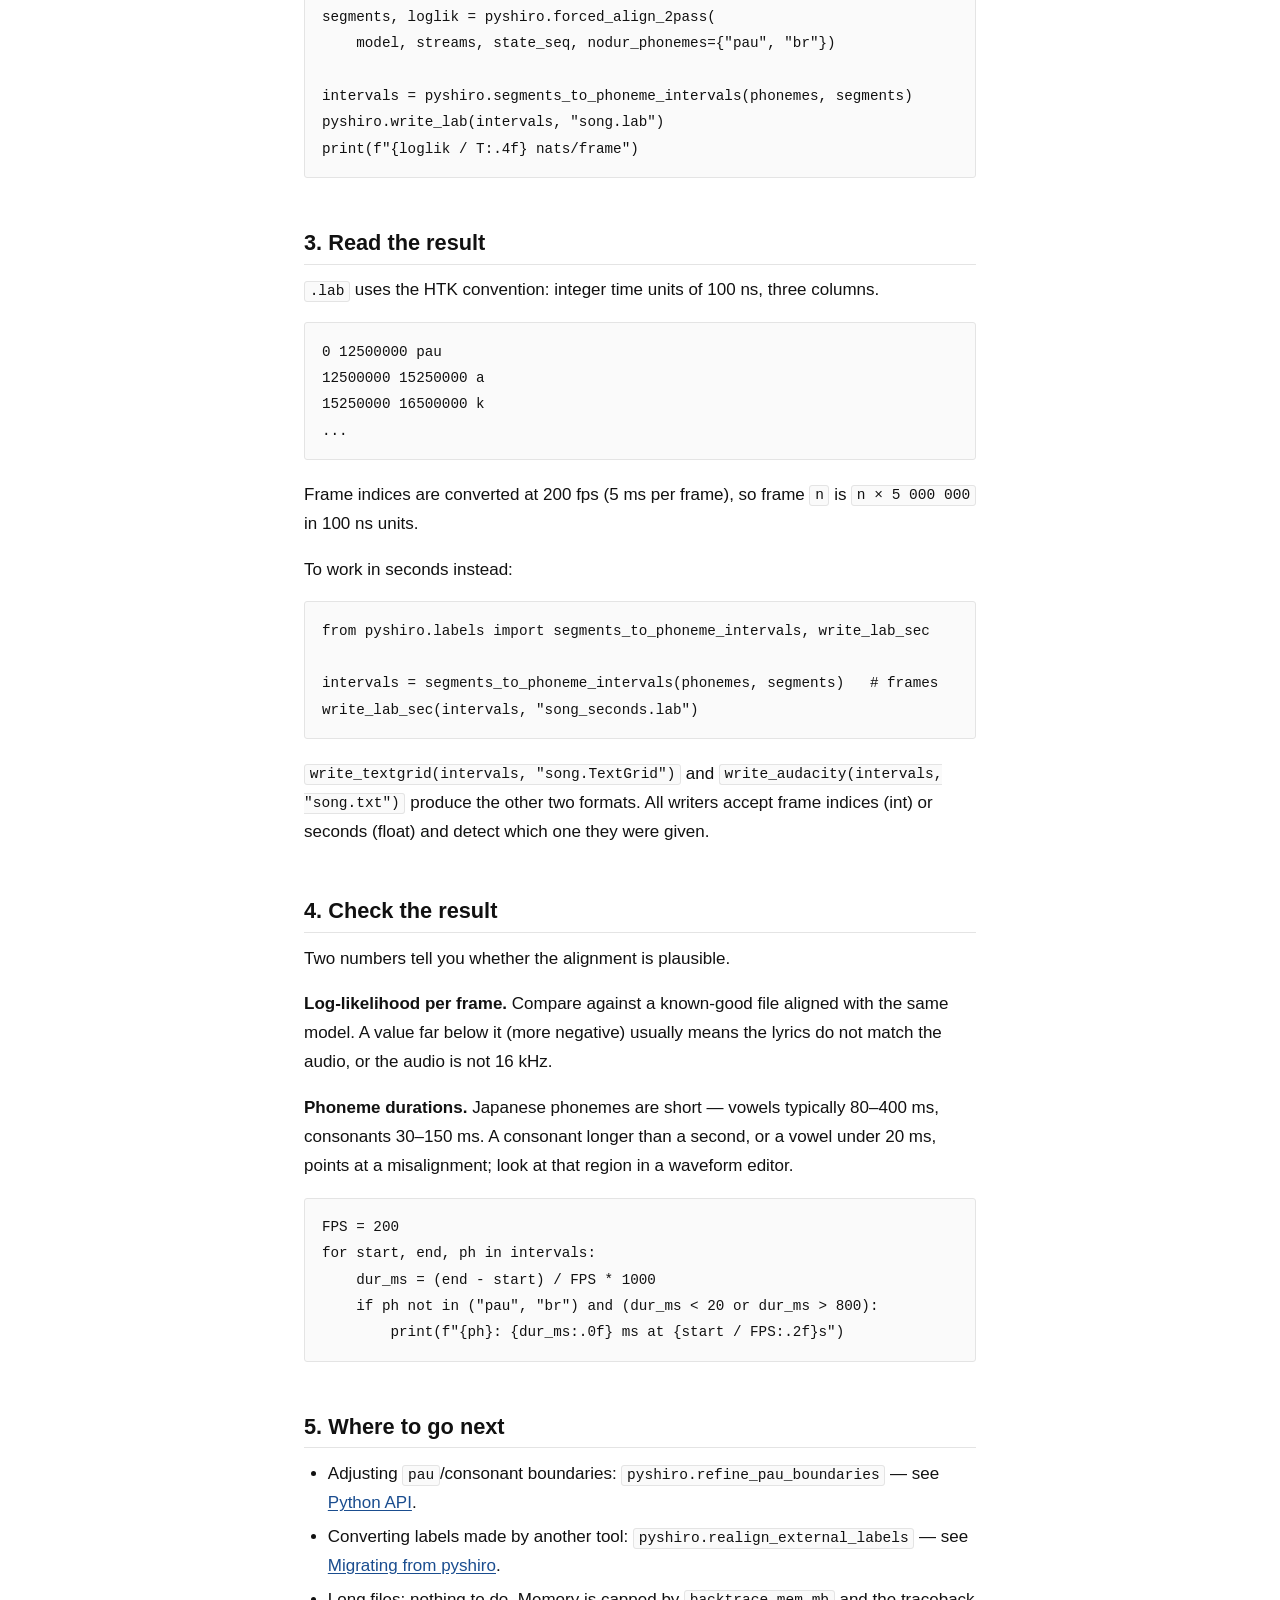
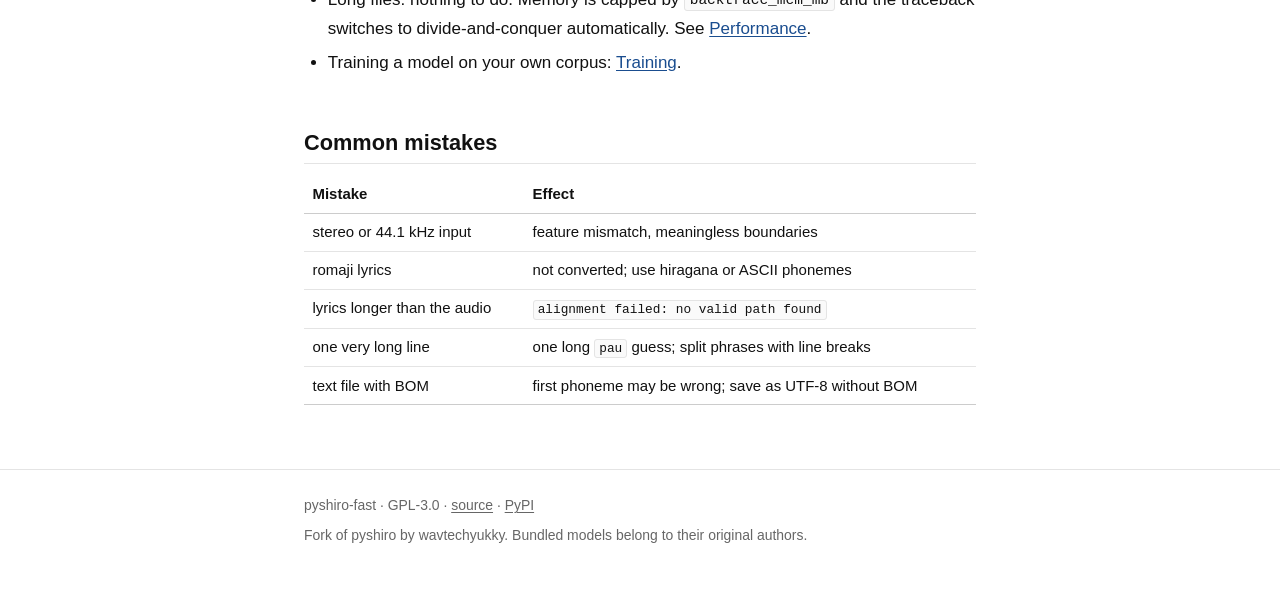
<file: docs/quickstart.html>
<!DOCTYPE html>
<html lang="en">
<head>
<meta charset="utf-8">
<meta name="viewport" content="width=device-width, initial-scale=1">
<title>Quick start · pyshiro-fast</title>
<meta name="description" content="Fast HSMM forced alignment for Japanese singing voice. A drop-in pyshiro fork, 100-700x faster on long audio, identical output.">
<link rel="stylesheet" href="style.css">
</head>
<body>
<header class="site-header">
  <div class="wrap">
    <a class="site-name" href="index.html">pyshiro-fast</a>
    <nav>
      <a href="installation.html">Install</a>
      <a href="quickstart.html" aria-current="page">Quick start</a>
      <a href="cli.html">CLI</a>
      <a href="api.html">API</a>
      <a href="performance.html">Performance</a>
      <a href="migration.html">Migration</a>
      <a href="training.html">Training</a>
      <a href="models.html">Models</a>
      <a href="development.html">Development</a>
      <a href="faq.html">FAQ</a>
    </nav>
  </div>
</header>
<main class="wrap">
<h1>Quick start</h1>
<p>This page takes a WAV file and a lyrics file to a <code>.lab</code> file, then shows how to check
the result. It assumes <code>pip install pyshiro-fast</code> is done.</p>
<h2>1. Prepare the input</h2>
<p><strong>Audio.</strong> 16 kHz mono WAV. Anything else must be converted first:</p>
<pre><code class="language-bash">ffmpeg -i input.mp3 -ac 1 -ar 16000 song.wav
</code></pre>
<p><strong>Lyrics.</strong> A UTF-8 text file in hiragana, one phrase per line. Each line break becomes
a <code>pau</code> (pause). Inline tokens are allowed: <code>br</code> for a breath, katakana is converted
through the bundled table.</p>
<pre><code>あかいぐつ
あるいてた
ゆきのあさ
</code></pre>
<p>Phoneme sequences written in ASCII (for example <code>a k a i g u t s u</code>) are also accepted
and used as-is.</p>
<h2>2. Align</h2>
<h3>Command line</h3>
<pre><code class="language-bash">pyshiro-align song.wav song.txt
</code></pre>
<p>With no <code>--model</code>, the bundled <code>jp-v2</code> model is used. The output is written next to the
WAV as <code>song.lab</code>. Progress and the average log-likelihood are printed:</p>
<pre><code>Loading model: .../pyshiro/data/models/pyshiro-jp-v2.hsmm
Extracting features: song.wav
Converting lyrics: song.txt
  phonemes (175): pau a k a i ...
Aligning... (T=8000 frames, 175 phonemes)
  log-likelihood: -75.0469 nats/frame
Wrote: song.lab
</code></pre>
<h3>Python</h3>
<pre><code class="language-python">import pyshiro

model, phonemap = pyshiro.load_bundled_model()
streams  = pyshiro.extract_mfcc_from_file(&quot;song.wav&quot;)
phonemes = pyshiro.convert_lyric_file(&quot;song.txt&quot;)

T = streams[0].shape[0]
state_seq = pyshiro.build_state_sequence(phonemes, phonemap, T)
segments, loglik = pyshiro.forced_align_2pass(
    model, streams, state_seq, nodur_phonemes={&quot;pau&quot;, &quot;br&quot;})

intervals = pyshiro.segments_to_phoneme_intervals(phonemes, segments)
pyshiro.write_lab(intervals, &quot;song.lab&quot;)
print(f&quot;{loglik / T:.4f} nats/frame&quot;)
</code></pre>
<h2>3. Read the result</h2>
<p><code>.lab</code> uses the HTK convention: integer time units of 100 ns, three columns.</p>
<pre><code>0 12500000 pau
12500000 15250000 a
15250000 16500000 k
...
</code></pre>
<p>Frame indices are converted at 200 fps (5 ms per frame), so frame <code>n</code> is
<code>n × 5 000 000</code> in 100 ns units.</p>
<p>To work in seconds instead:</p>
<pre><code class="language-python">from pyshiro.labels import segments_to_phoneme_intervals, write_lab_sec

intervals = segments_to_phoneme_intervals(phonemes, segments)   # frames
write_lab_sec(intervals, &quot;song_seconds.lab&quot;)
</code></pre>
<p><code>write_textgrid(intervals, "song.TextGrid")</code> and <code>write_audacity(intervals, "song.txt")</code>
produce the other two formats. All writers accept frame indices (int) or seconds
(float) and detect which one they were given.</p>
<h2>4. Check the result</h2>
<p>Two numbers tell you whether the alignment is plausible.</p>
<p><strong>Log-likelihood per frame.</strong> Compare against a known-good file aligned with the same
model. A value far below it (more negative) usually means the lyrics do not match the
audio, or the audio is not 16 kHz.</p>
<p><strong>Phoneme durations.</strong> Japanese phonemes are short — vowels typically 80–400 ms,
consonants 30–150 ms. A consonant longer than a second, or a vowel under 20 ms, points
at a misalignment; look at that region in a waveform editor.</p>
<pre><code class="language-python">FPS = 200
for start, end, ph in intervals:
    dur_ms = (end - start) / FPS * 1000
    if ph not in (&quot;pau&quot;, &quot;br&quot;) and (dur_ms &lt; 20 or dur_ms &gt; 800):
        print(f&quot;{ph}: {dur_ms:.0f} ms at {start / FPS:.2f}s&quot;)
</code></pre>
<h2>5. Where to go next</h2>
<ul>
<li>Adjusting <code>pau</code>/consonant boundaries: <code>pyshiro.refine_pau_boundaries</code> — see
  <a href="api.html">Python API</a>.</li>
<li>Converting labels made by another tool: <code>pyshiro.realign_external_labels</code> — see
  <a href="migration.html">Migrating from pyshiro</a>.</li>
<li>Long files: nothing to do. Memory is capped by <code>backtrace_mem_mb</code> and the traceback
  switches to divide-and-conquer automatically. See <a href="performance.html">Performance</a>.</li>
<li>Training a model on your own corpus: <a href="training.html">Training</a>.</li>
</ul>
<h2>Common mistakes</h2>
<div class="table-wrap"><table>
<thead>
<tr>
<th>Mistake</th>
<th>Effect</th>
</tr>
</thead>
<tbody>
<tr>
<td>stereo or 44.1 kHz input</td>
<td>feature mismatch, meaningless boundaries</td>
</tr>
<tr>
<td>romaji lyrics</td>
<td>not converted; use hiragana or ASCII phonemes</td>
</tr>
<tr>
<td>lyrics longer than the audio</td>
<td><code>alignment failed: no valid path found</code></td>
</tr>
<tr>
<td>one very long line</td>
<td>one long <code>pau</code> guess; split phrases with line breaks</td>
</tr>
<tr>
<td>text file with BOM</td>
<td>first phoneme may be wrong; save as UTF-8 without BOM</td>
</tr>
</tbody>
</table></div>
</main>
<footer class="site-footer">
  <div class="wrap">
    <p>pyshiro-fast · GPL-3.0 · <a href="https://github.com/henley04/pyshiro-fast">source</a> ·
       <a href="https://pypi.org/project/pyshiro-fast/">PyPI</a></p>
    <p class="muted">Fork of pyshiro by wavtechyukky. Bundled models belong to their
       original authors.</p>
  </div>
</footer>
</body>
</html>
</file>
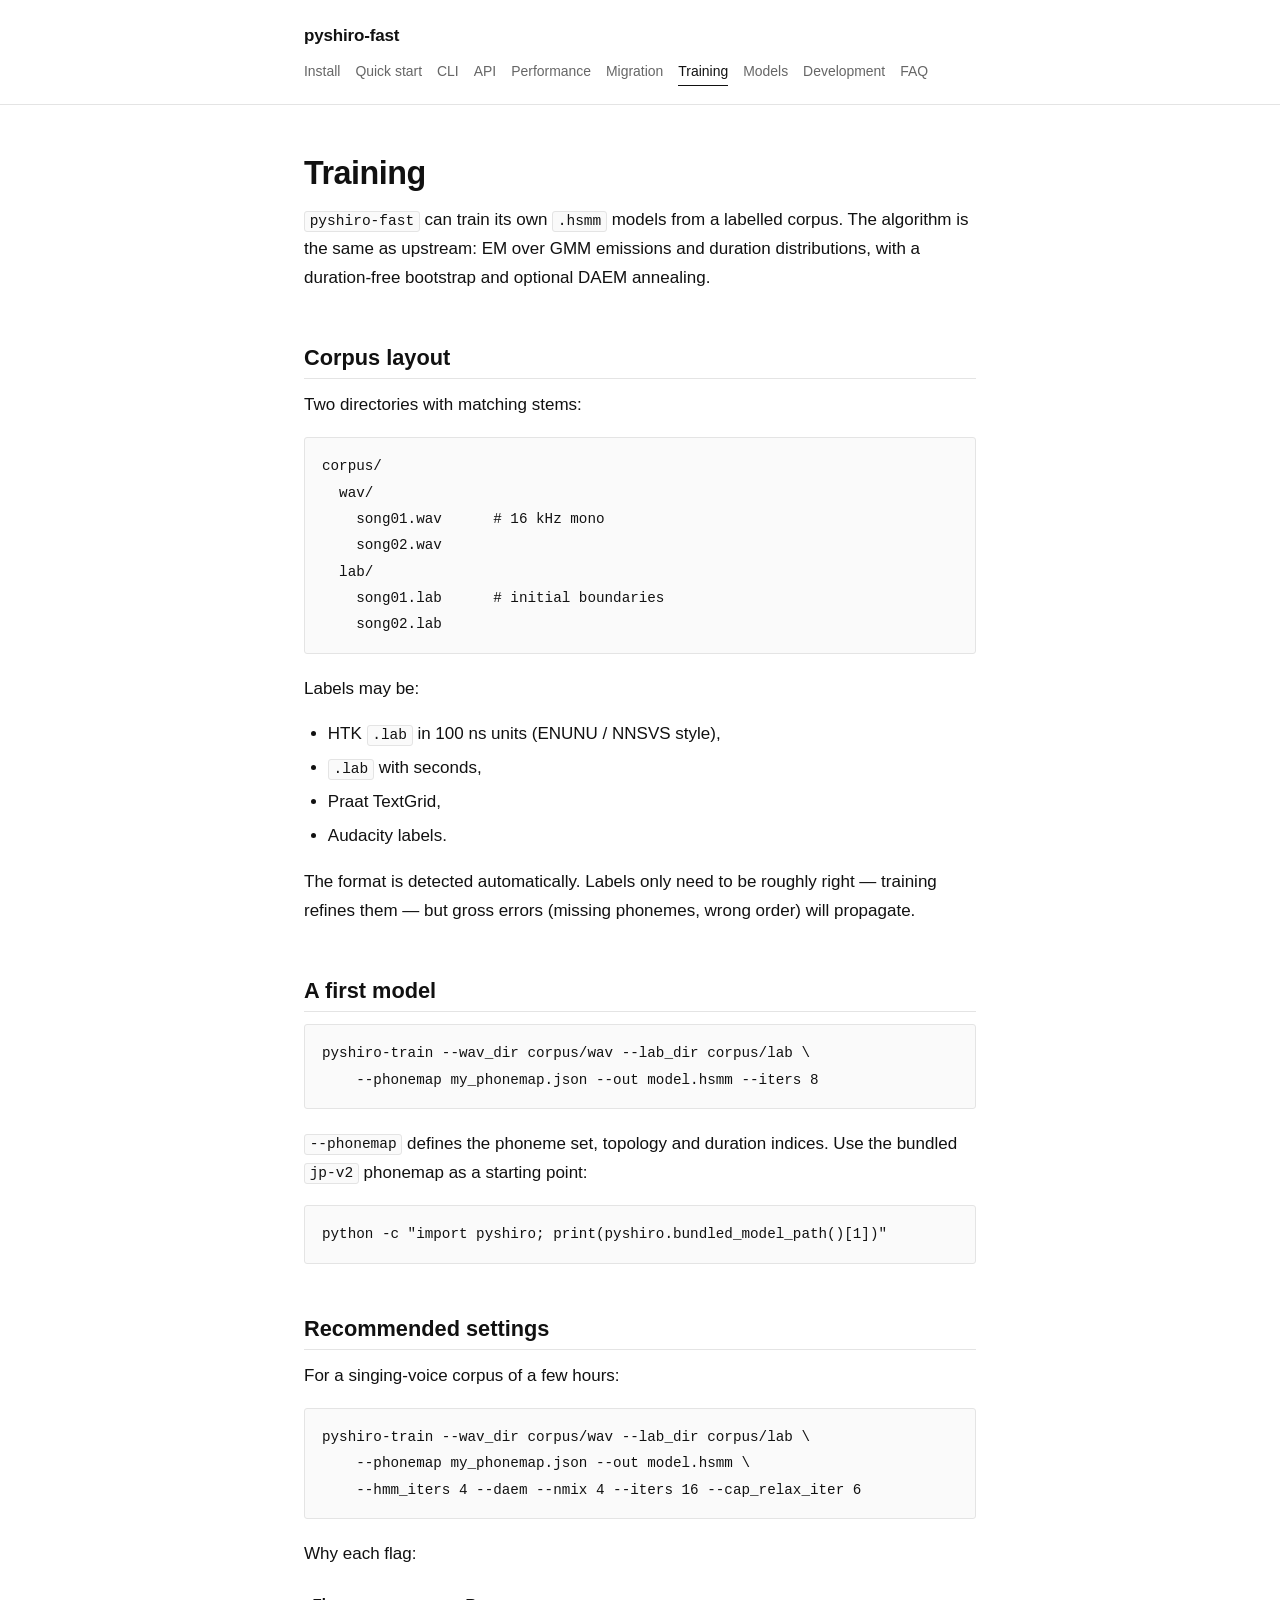
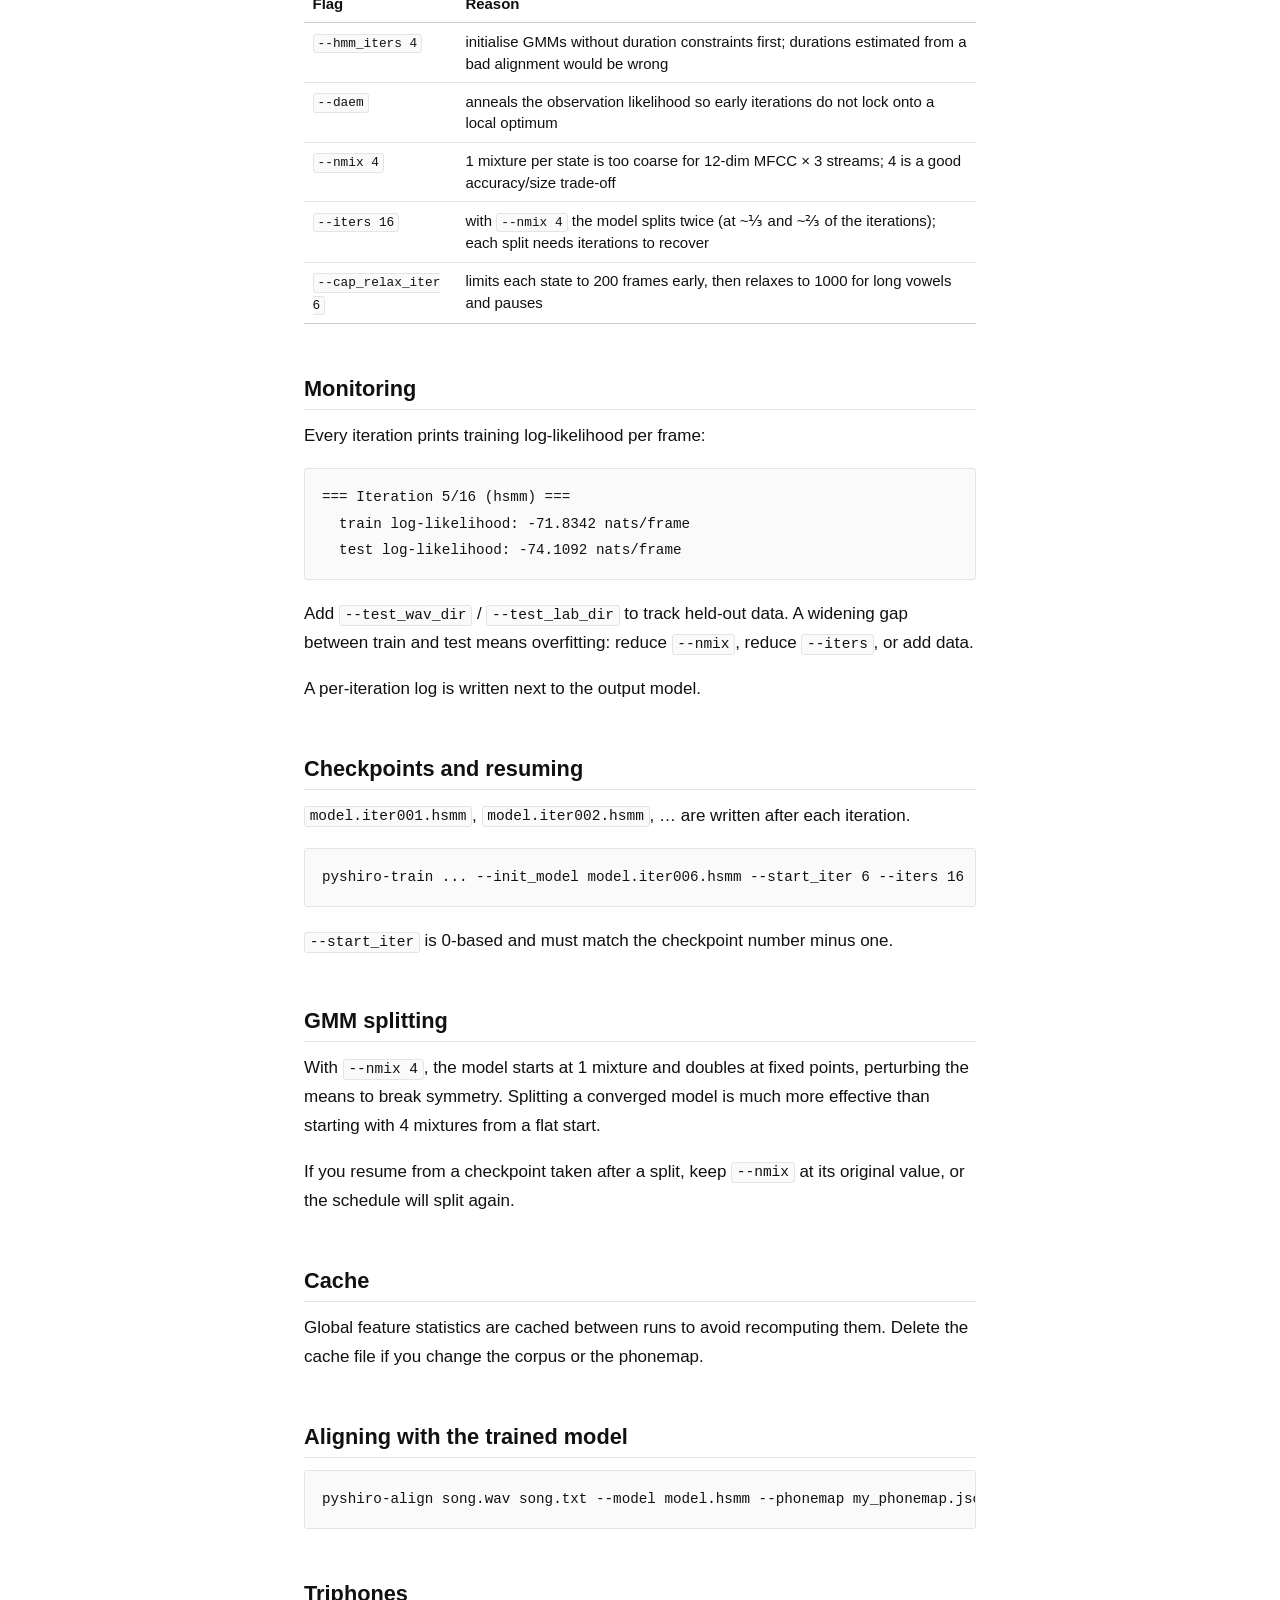
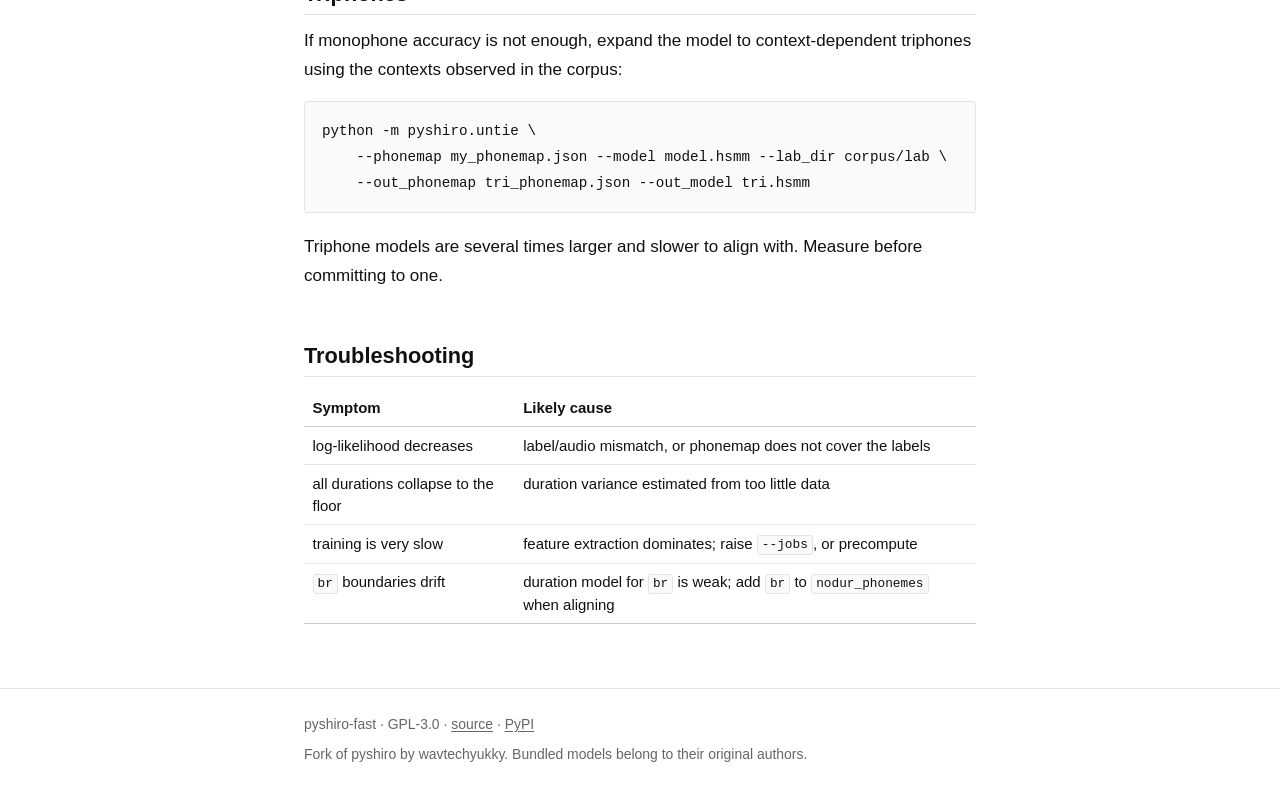
<file: docs/training.html>
<!DOCTYPE html>
<html lang="en">
<head>
<meta charset="utf-8">
<meta name="viewport" content="width=device-width, initial-scale=1">
<title>Training · pyshiro-fast</title>
<meta name="description" content="Fast HSMM forced alignment for Japanese singing voice. A drop-in pyshiro fork, 100-700x faster on long audio, identical output.">
<link rel="stylesheet" href="style.css">
</head>
<body>
<header class="site-header">
  <div class="wrap">
    <a class="site-name" href="index.html">pyshiro-fast</a>
    <nav>
      <a href="installation.html">Install</a>
      <a href="quickstart.html">Quick start</a>
      <a href="cli.html">CLI</a>
      <a href="api.html">API</a>
      <a href="performance.html">Performance</a>
      <a href="migration.html">Migration</a>
      <a href="training.html" aria-current="page">Training</a>
      <a href="models.html">Models</a>
      <a href="development.html">Development</a>
      <a href="faq.html">FAQ</a>
    </nav>
  </div>
</header>
<main class="wrap">
<h1>Training</h1>
<p><code>pyshiro-fast</code> can train its own <code>.hsmm</code> models from a labelled corpus. The algorithm is
the same as upstream: EM over GMM emissions and duration distributions, with a
duration-free bootstrap and optional DAEM annealing.</p>
<h2>Corpus layout</h2>
<p>Two directories with matching stems:</p>
<pre><code>corpus/
  wav/
    song01.wav      # 16 kHz mono
    song02.wav
  lab/
    song01.lab      # initial boundaries
    song02.lab
</code></pre>
<p>Labels may be:</p>
<ul>
<li>HTK <code>.lab</code> in 100 ns units (ENUNU / NNSVS style),</li>
<li><code>.lab</code> with seconds,</li>
<li>Praat TextGrid,</li>
<li>Audacity labels.</li>
</ul>
<p>The format is detected automatically. Labels only need to be roughly right — training
refines them — but gross errors (missing phonemes, wrong order) will propagate.</p>
<h2>A first model</h2>
<pre><code class="language-bash">pyshiro-train --wav_dir corpus/wav --lab_dir corpus/lab \
    --phonemap my_phonemap.json --out model.hsmm --iters 8
</code></pre>
<p><code>--phonemap</code> defines the phoneme set, topology and duration indices. Use the bundled
<code>jp-v2</code> phonemap as a starting point:</p>
<pre><code class="language-bash">python -c &quot;import pyshiro; print(pyshiro.bundled_model_path()[1])&quot;
</code></pre>
<h2>Recommended settings</h2>
<p>For a singing-voice corpus of a few hours:</p>
<pre><code class="language-bash">pyshiro-train --wav_dir corpus/wav --lab_dir corpus/lab \
    --phonemap my_phonemap.json --out model.hsmm \
    --hmm_iters 4 --daem --nmix 4 --iters 16 --cap_relax_iter 6
</code></pre>
<p>Why each flag:</p>
<div class="table-wrap"><table>
<thead>
<tr>
<th>Flag</th>
<th>Reason</th>
</tr>
</thead>
<tbody>
<tr>
<td><code>--hmm_iters 4</code></td>
<td>initialise GMMs without duration constraints first; durations estimated from a bad alignment would be wrong</td>
</tr>
<tr>
<td><code>--daem</code></td>
<td>anneals the observation likelihood so early iterations do not lock onto a local optimum</td>
</tr>
<tr>
<td><code>--nmix 4</code></td>
<td>1 mixture per state is too coarse for 12-dim MFCC × 3 streams; 4 is a good accuracy/size trade-off</td>
</tr>
<tr>
<td><code>--iters 16</code></td>
<td>with <code>--nmix 4</code> the model splits twice (at ~⅓ and ~⅔ of the iterations); each split needs iterations to recover</td>
</tr>
<tr>
<td><code>--cap_relax_iter 6</code></td>
<td>limits each state to 200 frames early, then relaxes to 1000 for long vowels and pauses</td>
</tr>
</tbody>
</table></div>
<h2>Monitoring</h2>
<p>Every iteration prints training log-likelihood per frame:</p>
<pre><code>=== Iteration 5/16 (hsmm) ===
  train log-likelihood: -71.8342 nats/frame
  test log-likelihood: -74.1092 nats/frame
</code></pre>
<p>Add <code>--test_wav_dir</code> / <code>--test_lab_dir</code> to track held-out data. A widening gap between
train and test means overfitting: reduce <code>--nmix</code>, reduce <code>--iters</code>, or add data.</p>
<p>A per-iteration log is written next to the output model.</p>
<h2>Checkpoints and resuming</h2>
<p><code>model.iter001.hsmm</code>, <code>model.iter002.hsmm</code>, … are written after each iteration.</p>
<pre><code class="language-bash">pyshiro-train ... --init_model model.iter006.hsmm --start_iter 6 --iters 16
</code></pre>
<p><code>--start_iter</code> is 0-based and must match the checkpoint number minus one.</p>
<h2>GMM splitting</h2>
<p>With <code>--nmix 4</code>, the model starts at 1 mixture and doubles at fixed points, perturbing
the means to break symmetry. Splitting a converged model is much more effective than
starting with 4 mixtures from a flat start.</p>
<p>If you resume from a checkpoint taken after a split, keep <code>--nmix</code> at its original value,
or the schedule will split again.</p>
<h2>Cache</h2>
<p>Global feature statistics are cached between runs to avoid recomputing them. Delete the
cache file if you change the corpus or the phonemap.</p>
<h2>Aligning with the trained model</h2>
<pre><code class="language-bash">pyshiro-align song.wav song.txt --model model.hsmm --phonemap my_phonemap.json
</code></pre>
<h2>Triphones</h2>
<p>If monophone accuracy is not enough, expand the model to context-dependent triphones
using the contexts observed in the corpus:</p>
<pre><code class="language-bash">python -m pyshiro.untie \
    --phonemap my_phonemap.json --model model.hsmm --lab_dir corpus/lab \
    --out_phonemap tri_phonemap.json --out_model tri.hsmm
</code></pre>
<p>Triphone models are several times larger and slower to align with. Measure before
committing to one.</p>
<h2>Troubleshooting</h2>
<div class="table-wrap"><table>
<thead>
<tr>
<th>Symptom</th>
<th>Likely cause</th>
</tr>
</thead>
<tbody>
<tr>
<td>log-likelihood decreases</td>
<td>label/audio mismatch, or phonemap does not cover the labels</td>
</tr>
<tr>
<td>all durations collapse to the floor</td>
<td>duration variance estimated from too little data</td>
</tr>
<tr>
<td>training is very slow</td>
<td>feature extraction dominates; raise <code>--jobs</code>, or precompute</td>
</tr>
<tr>
<td><code>br</code> boundaries drift</td>
<td>duration model for <code>br</code> is weak; add <code>br</code> to <code>nodur_phonemes</code> when aligning</td>
</tr>
</tbody>
</table></div>
</main>
<footer class="site-footer">
  <div class="wrap">
    <p>pyshiro-fast · GPL-3.0 · <a href="https://github.com/henley04/pyshiro-fast">source</a> ·
       <a href="https://pypi.org/project/pyshiro-fast/">PyPI</a></p>
    <p class="muted">Fork of pyshiro by wavtechyukky. Bundled models belong to their
       original authors.</p>
  </div>
</footer>
</body>
</html>
</file>
<file: docs/style.css>
/* pyshiro-fast documentation — plain, white, text-first. */

:root {
  --text: #111111;
  --muted: #666666;
  --rule: #e4e4e4;
  --rule-strong: #cccccc;
  --code-bg: #fafafa;
  --link: #1a4d8f;
}

* { box-sizing: border-box; }

html { font-size: 17px; }

body {
  margin: 0;
  background: #ffffff;
  color: var(--text);
  font-family: -apple-system, BlinkMacSystemFont, "Segoe UI", Roboto,
               "Helvetica Neue", Arial, "Noto Sans", sans-serif;
  line-height: 1.7;
  overflow-wrap: break-word;
  -webkit-font-smoothing: antialiased;
}

.wrap {
  max-width: 720px;
  margin: 0 auto;
  padding: 0 24px;
}

/* header ------------------------------------------------------------- */

.site-header {
  border-bottom: 1px solid var(--rule);
  padding: 22px 0 18px;
  margin-bottom: 48px;
}

.site-header .wrap {
  display: block;
}

.site-name {
  display: inline-block;
  font-size: 1rem;
  font-weight: 700;
  letter-spacing: -0.01em;
  color: var(--text);
  text-decoration: none;
  margin-bottom: 9px;
}

.site-header nav {
  display: flex;
  flex-wrap: wrap;
  gap: 4px 15px;
  font-size: 0.82rem;
}

.site-header nav a {
  color: var(--muted);
  text-decoration: none;
  padding-bottom: 1px;
  border-bottom: 1px solid transparent;
}

.site-header nav a:hover { color: var(--text); }

.site-header nav a[aria-current="page"] {
  color: var(--text);
  border-bottom-color: var(--text);
}

/* text --------------------------------------------------------------- */

h1, h2, h3, h4 {
  line-height: 1.3;
  font-weight: 650;
  margin: 2.4rem 0 0.7rem;
}

h1 {
  font-size: 1.9rem;
  margin-top: 0;
  letter-spacing: -0.015em;
}

h2 {
  font-size: 1.28rem;
  margin-top: 3rem;
  padding-bottom: 0.35rem;
  border-bottom: 1px solid var(--rule);
}

h3 { font-size: 1.06rem; margin-top: 2rem; }

h4 { font-size: 0.96rem; margin-top: 1.6rem; color: var(--muted); }

h2 code, h3 code, h4 code {
  background: none;
  border: 0;
  padding: 0;
  font-size: 0.94em;
  font-weight: inherit;
}

p { margin: 0 0 1rem; }

ul, ol { margin: 0 0 1rem; padding-left: 1.4rem; }

li { margin: 0.3rem 0; }

li > p { margin-bottom: 0.4rem; }

strong { font-weight: 650; }

hr {
  border: 0;
  border-top: 1px solid var(--rule);
  margin: 3rem 0;
}

a { color: var(--link); text-decoration: underline; text-underline-offset: 2px; }
a:hover { text-decoration-thickness: 2px; }

blockquote {
  margin: 1.2rem 0;
  padding: 0.1rem 0 0.1rem 1rem;
  border-left: 3px solid var(--rule-strong);
  color: var(--muted);
}

blockquote p:last-child { margin-bottom: 0; }

/* code --------------------------------------------------------------- */

code {
  font-family: ui-monospace, SFMono-Regular, "SF Mono", Menlo, Consolas,
               "Liberation Mono", monospace;
  font-size: 0.855em;
  background: var(--code-bg);
  border: 1px solid var(--rule);
  border-radius: 3px;
  padding: 0.1em 0.32em;
}

pre {
  background: var(--code-bg);
  border: 1px solid var(--rule);
  border-radius: 3px;
  padding: 0.9rem 1rem;
  overflow-x: auto;
  line-height: 1.55;
  margin: 0 0 1.2rem;
}

pre code {
  background: none;
  border: 0;
  padding: 0;
  font-size: 0.84rem;
}

/* tables ------------------------------------------------------------- */

.table-wrap {
  overflow-x: auto;
  margin: 0 0 1.4rem;
}

table {
  width: 100%;
  border-collapse: collapse;
  margin: 0;
  font-size: 0.88rem;
}

th, td {
  text-align: left;
  vertical-align: top;
  line-height: 1.45;
  padding: 0.45rem 0.5rem;
  border-bottom: 1px solid var(--rule);
}

th {
  font-weight: 650;
  border-bottom: 1px solid var(--rule-strong);
}

tbody tr:last-child td { border-bottom: 1px solid var(--rule-strong); }

/* footer ------------------------------------------------------------- */

.site-footer {
  border-top: 1px solid var(--rule);
  margin-top: 64px;
  padding: 24px 0 40px;
  font-size: 0.82rem;
  color: var(--muted);
}

.site-footer p { margin: 0 0 0.35rem; }
.site-footer a { color: var(--muted); }
.muted { color: var(--muted); }

/* small screens ------------------------------------------------------ */

@media (max-width: 560px) {
  html { font-size: 16px; }
  .wrap { padding: 0 18px; }
  .site-header { margin-bottom: 32px; }
  h1 { font-size: 1.6rem; }
  h2 { font-size: 1.18rem; }
  table { font-size: 0.86rem; }
  th, td { padding: 0.4rem 0.35rem; }
  th { white-space: normal; }
}

@media print {
  .site-header nav { display: none; }
  a { color: var(--text); }
  pre, table { page-break-inside: avoid; }
}
</file>
